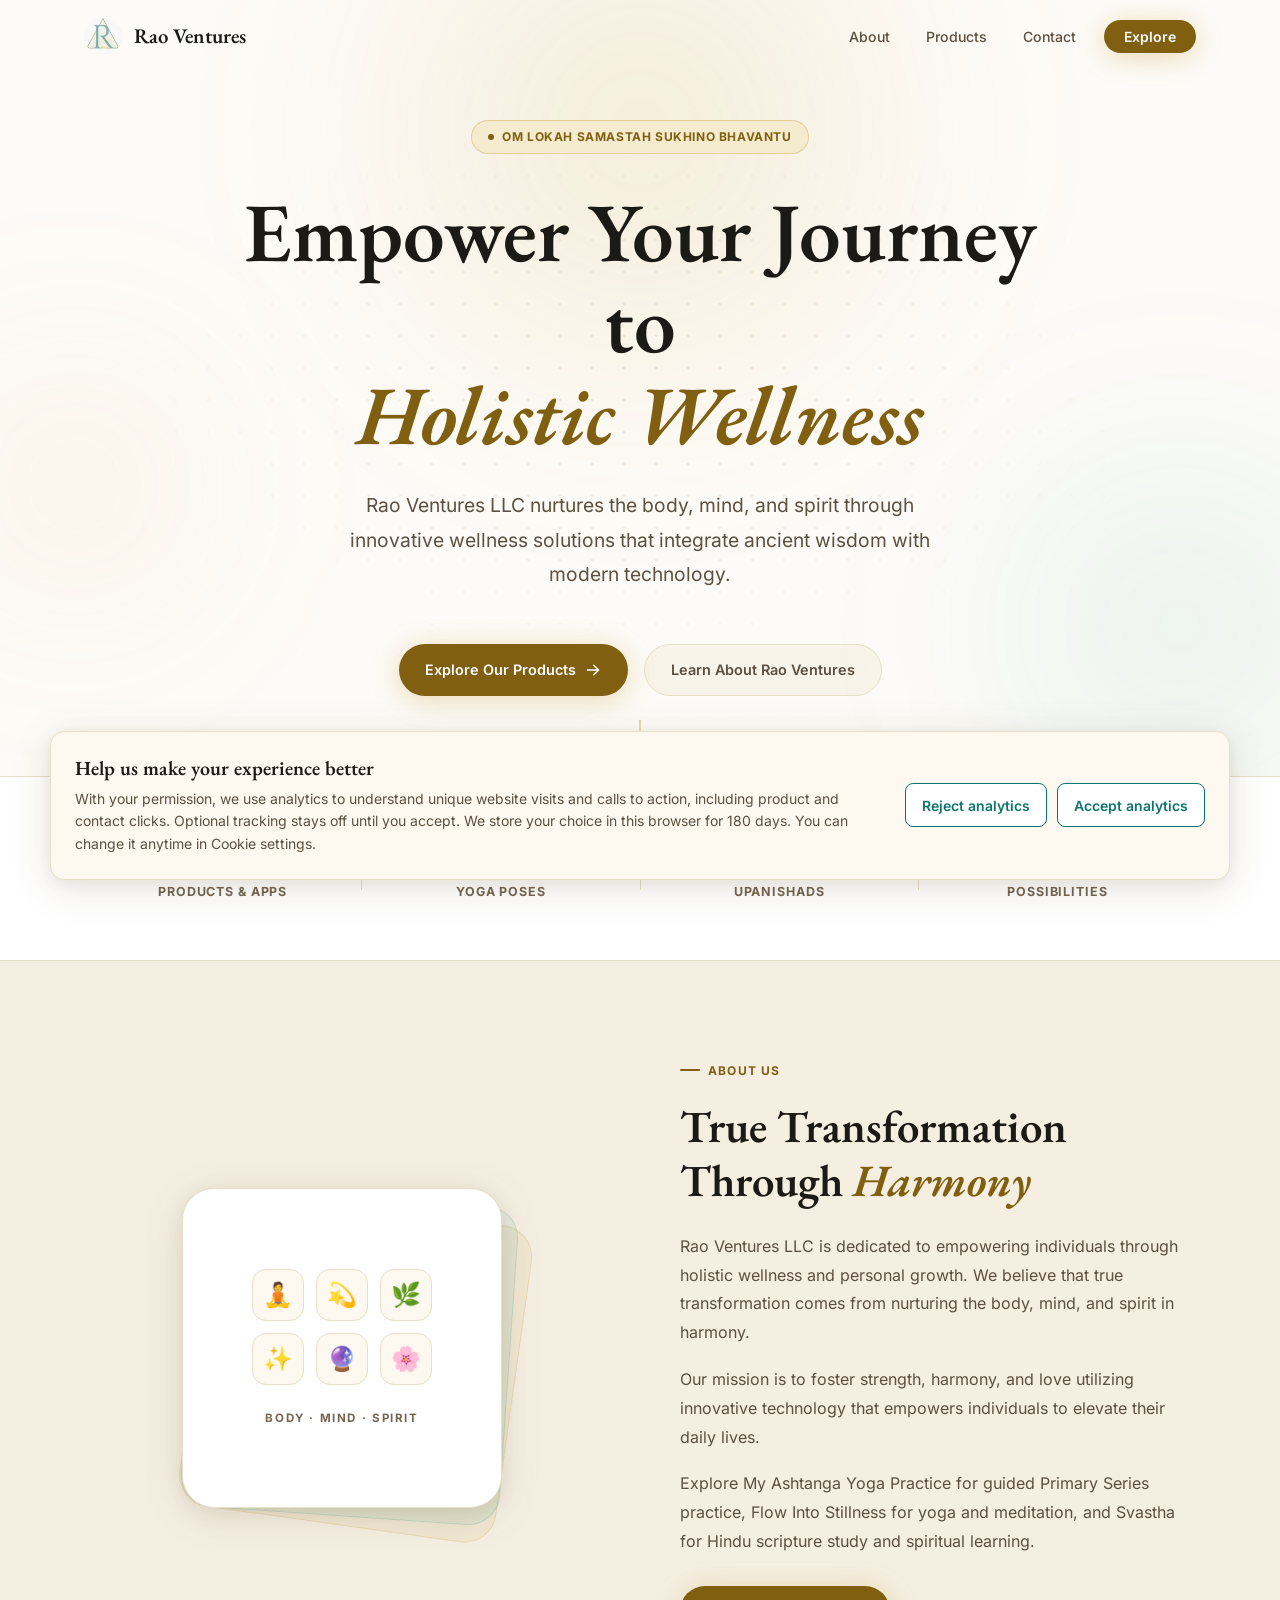
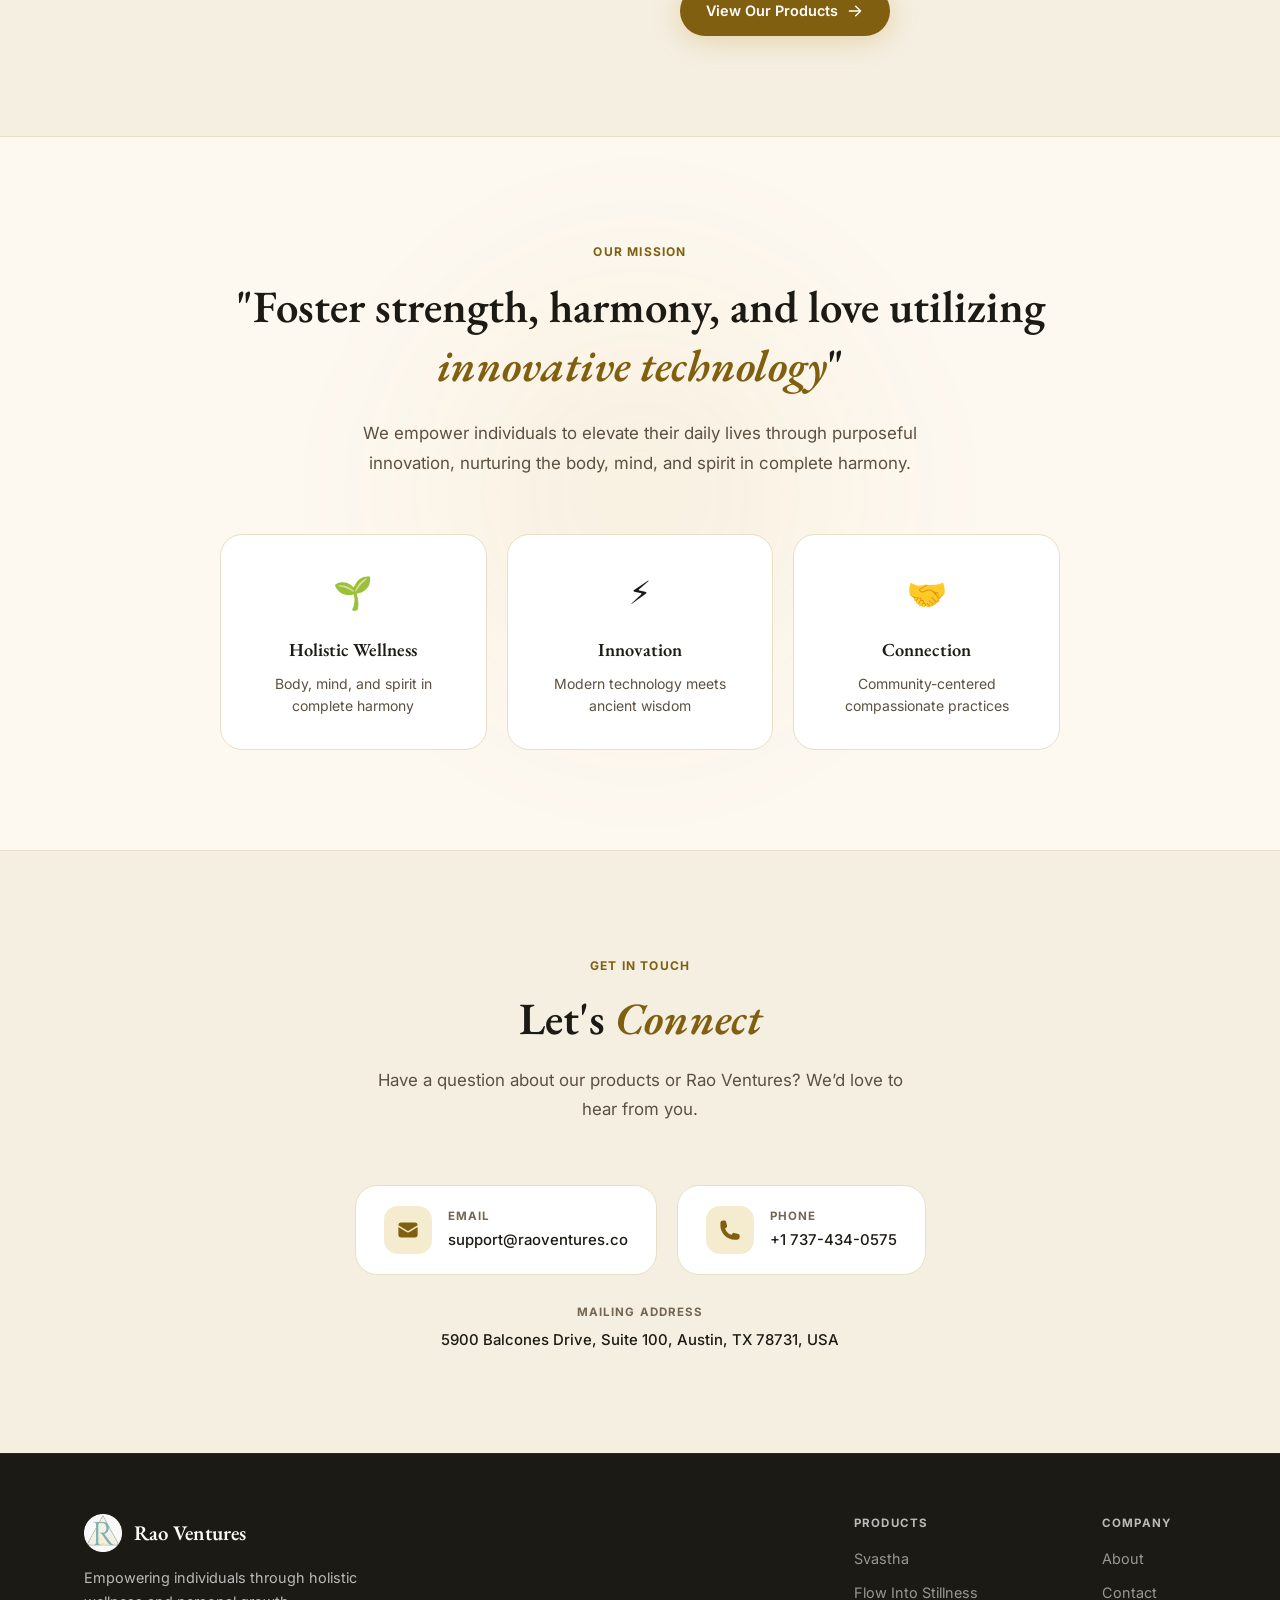
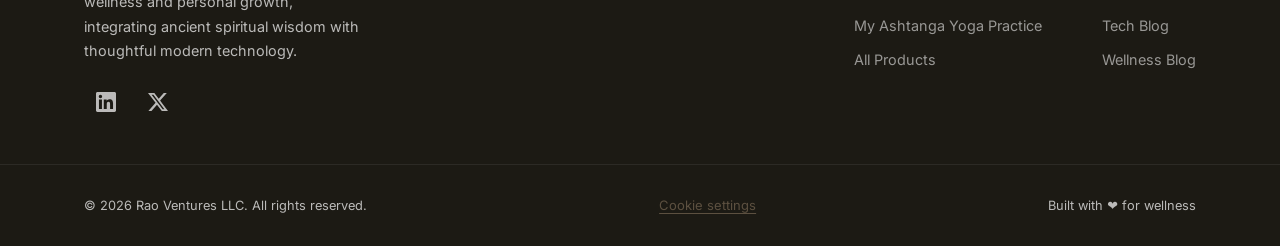
<file: index.html>
<!DOCTYPE html>
<html lang="en">

<head>
  <meta charset="UTF-8" />
  <meta name="viewport" content="width=device-width, initial-scale=1.0" />
  <title>Rao Ventures — Yoga Apps &amp; Holistic Wellness</title>
  <meta name="description" content="Discover yoga, meditation, and spiritual learning with Rao Ventures: My Ashtanga Yoga Practice, Flow Into Stillness, and Svastha." />
  <link rel="canonical" href="https://raoventures.co/" />
  <meta property="og:site_name" content="Rao Ventures" />
  <meta property="og:locale" content="en_US" />
  <meta property="og:type" content="website" />
  <meta property="og:title" content="Rao Ventures — Yoga Apps &amp; Holistic Wellness" />
  <meta property="og:description" content="Discover yoga, meditation, and spiritual learning with Rao Ventures: My Ashtanga Yoga Practice, Flow Into Stillness, and Svastha." />
  <meta property="og:url" content="https://raoventures.co/" />
  <meta property="og:image" content="https://raoventures.co/images/r_logo.png" />
  <meta property="og:image:width" content="128" />
  <meta property="og:image:height" content="128" />
  <meta property="og:image:alt" content="Rao Ventures logo" />
  <meta name="twitter:card" content="summary" />
  <meta name="twitter:site" content="@rao_ventures" />
  <meta name="twitter:title" content="Rao Ventures — Yoga Apps &amp; Holistic Wellness" />
  <meta name="twitter:description" content="Discover yoga, meditation, and spiritual learning with Rao Ventures: My Ashtanga Yoga Practice, Flow Into Stillness, and Svastha." />
  <meta name="twitter:image" content="https://raoventures.co/images/r_logo.png" />
  <meta name="twitter:image:alt" content="Rao Ventures logo" />

  <meta name="author" content="Rao Ventures LLC" />
  <!-- Local fonts avoid a blocking Google Fonts stylesheet and extra connections. -->
  <link rel="preload" href="fonts/eb-garamond-latin-normal.woff2" as="font" type="font/woff2" crossorigin />
  <link rel="preload" href="fonts/eb-garamond-latin-italic.woff2" as="font" type="font/woff2" crossorigin />
  <link rel="preload" href="fonts/inter-latin-normal.woff2" as="font" type="font/woff2" crossorigin />
  <style>
    @font-face {
      font-family: 'EB Garamond';
      font-style: normal;
      font-weight: 600;
      font-display: optional;
      src: url('fonts/eb-garamond-latin-normal.woff2') format('woff2');
    }
    @font-face {
      font-family: 'EB Garamond';
      font-style: italic;
      font-weight: 600;
      font-display: optional;
      src: url('fonts/eb-garamond-latin-italic.woff2') format('woff2');
    }
    @font-face {
      font-family: 'Inter';
      font-style: normal;
      font-weight: 400 700;
      font-display: optional;
      src: url('fonts/inter-latin-normal.woff2') format('woff2');
    }
  </style>
  <link rel="preload" as="image" href="images/r_logo.webp" fetchpriority="high" type="image/webp" />

  <link rel="stylesheet" href="styles.css" />
  <link rel="icon" type="image/png" href="images/r_logo.png" />

  <!-- Analytics loads after the page is ready; see main.js. -->
  <script type="application/ld+json">
{
  "@context": "https://schema.org",
  "@graph": [
    {
      "@type": "Organization",
      "@id": "https://raoventures.co/#organization",
      "name": "Rao Ventures",
      "legalName": "Rao Ventures LLC",
      "url": "https://raoventures.co/",
      "logo": "https://raoventures.co/images/r_logo.png",
      "email": "support@raoventures.co",
      "telephone": "+1-737-434-0575"
    },
    {
      "@type": "WebSite",
      "@id": "https://raoventures.co/#website",
      "url": "https://raoventures.co/",
      "name": "Rao Ventures",
      "alternateName": "Rao Ventures LLC",
      "publisher": {
        "@id": "https://raoventures.co/#organization"
      },
      "inLanguage": "en"
    }
  ]
}
  </script>
</head>

<body class="home-page" data-website-analytics>
  <a class="skip-link" href="#main-content">Skip to main content</a>

  <!-- Navigation -->
  <nav id="navbar" role="navigation" aria-label="Main navigation">
    <div class="nav-inner container">
      <a href="/" class="nav-brand" aria-label="Rao Ventures Home">
        <picture>
          <source srcset="images/r_logo.webp" type="image/webp" />
          <img src="images/r_logo.png" alt="Rao Ventures logo" class="nav-logo-img" width="38" height="38" />
        </picture>
        <span class="nav-brand-name">Rao Ventures</span>
      </a>
      <ul class="nav-links" role="list">
        <li><a href="#about" class="nav-link">About</a></li>
        <li><a href="products.html" class="nav-link">Products</a></li>
        <li><a href="#contact" class="nav-link">Contact</a></li>
        <li><a href="products.html" class="nav-cta" id="nav-explore-btn" data-cta="nav-explore-btn">Explore</a></li>
      </ul>
      <button class="nav-toggle" id="nav-toggle" type="button" aria-label="Toggle navigation menu" aria-expanded="false"
        aria-controls="nav-mobile-menu">
        <span aria-hidden="true"></span><span aria-hidden="true"></span><span aria-hidden="true"></span>
      </button>
    </div>
    <div class="nav-mobile-menu" id="nav-mobile-menu" aria-hidden="true">
      <a href="#about" class="nav-mobile-link">About</a>
      <a href="products.html" class="nav-mobile-link">Products</a>
      <a href="#contact" class="nav-mobile-link">Contact</a>
    </div>
  </nav>

  <main id="main-content" tabindex="-1">
  <!-- Hero Section -->
  <section class="hero" id="hero" aria-labelledby="hero-title">
    <div class="hero-bg" aria-hidden="true">
      <div class="hero-orb hero-orb-1"></div>
      <div class="hero-orb hero-orb-2"></div>
      <div class="hero-orb hero-orb-3"></div>
      <div class="hero-grid"></div>
    </div>
    <div class="container hero-content">
      <div class="hero-badge">
        <span class="hero-badge-dot"></span>
        <span lang="sa-Latn">Om Lokah Samastah Sukhino Bhavantu</span>
        <span class="sr-only"> — May all beings everywhere be happy and free</span>
      </div>

      <h1 id="hero-title" class="hero-title">
        Empower Your Journey to<br />
        <em class="hero-title-accent">Holistic Wellness</em>
      </h1>
      <p class="hero-subtitle">
        Rao Ventures LLC nurtures the body, mind, and spirit through innovative wellness solutions that integrate
        ancient wisdom with modern technology.
      </p>
      <div class="hero-actions">
        <a href="products.html" class="btn btn-primary" id="hero-explore-btn" data-cta="hero-explore-btn">
          <span>Explore Our Products</span>
          <svg xmlns="http://www.w3.org/2000/svg" viewBox="0 0 20 20" fill="currentColor" aria-hidden="true">
            <path fill-rule="evenodd"
              d="M3 10a.75.75 0 01.75-.75h10.638L10.23 5.29a.75.75 0 111.04-1.08l5.5 5.25a.75.75 0 010 1.08l-5.5 5.25a.75.75 0 11-1.04-1.08l4.158-3.96H3.75A.75.75 0 013 10z"
              clip-rule="evenodd" />
          </svg>
        </a>
        <a href="#about" class="btn btn-ghost" id="hero-about-btn" data-cta="hero-about-btn">Learn About Rao Ventures</a>
      </div>
    </div>
    <div class="hero-scroll-indicator" aria-hidden="true">
      <div class="scroll-line"></div>
    </div>
  </section>

  <!-- Stats Bar -->
  <section class="stats-bar" aria-label="Key statistics">
    <div class="container stats-inner">
      <div class="stat">
        <span class="stat-number">3</span>
        <span class="stat-label">Products &amp; Apps</span>
      </div>
      <div class="stat-divider" aria-hidden="true"></div>
      <div class="stat">
        <span class="stat-number">70+</span>
        <span class="stat-label">Yoga Poses</span>
      </div>
      <div class="stat-divider" aria-hidden="true"></div>
      <div class="stat">
        <span class="stat-number">8+</span>
        <span class="stat-label">Upanishads</span>
      </div>
      <div class="stat-divider" aria-hidden="true"></div>
      <div class="stat">
        <span class="stat-number"><span aria-hidden="true">∞</span><span class="sr-only">Unlimited</span></span>
        <span class="stat-label">Possibilities</span>
      </div>
    </div>
  </section>

  <!-- About Section -->
  <section class="about section-pad" id="about" tabindex="-1" aria-labelledby="about-title">
    <div class="container">
      <div class="about-grid">
        <div class="about-visual">
          <div class="about-card-stack">
            <div class="about-card about-card-bg"></div>
            <div class="about-card about-card-mid"></div>
            <div class="about-card about-card-front">
              <div class="about-icon-grid">
                <div class="about-icon-item" aria-hidden="true">🧘</div>
                <div class="about-icon-item" aria-hidden="true">💫</div>
                <div class="about-icon-item" aria-hidden="true">🌿</div>
                <div class="about-icon-item" aria-hidden="true">✨</div>
                <div class="about-icon-item" aria-hidden="true">🔮</div>
                <div class="about-icon-item" aria-hidden="true">🌸</div>
              </div>
              <p class="about-card-text">Body · Mind · Spirit</p>
            </div>
          </div>
        </div>
        <div class="about-text">
          <div class="section-label">About Us</div>
          <h2 id="about-title" class="section-title">
            True Transformation Through <em>Harmony</em>
          </h2>
          <p class="about-para">
            Rao Ventures LLC is dedicated to empowering individuals through holistic wellness and personal growth. We
            believe that true transformation comes from nurturing the body, mind, and spirit in harmony.
          </p>
          <p class="about-para">
            Our mission is to foster strength, harmony, and love utilizing innovative technology that empowers
            individuals to elevate their daily lives.
          </p>
          <p class="about-para">
            Explore <a href="products.html#ashtanga">My Ashtanga Yoga Practice</a> for guided Primary Series practice,
            <a href="products.html#flow">Flow Into Stillness</a> for yoga and meditation, and
            <a href="products.html#svastha">Svastha</a> for Hindu scripture study and spiritual learning.
          </p>
          <a href="products.html" class="btn btn-primary" id="about-products-btn" data-cta="about-products-btn">
            <span>View Our Products</span>
            <svg xmlns="http://www.w3.org/2000/svg" viewBox="0 0 20 20" fill="currentColor" aria-hidden="true">
              <path fill-rule="evenodd"
                d="M3 10a.75.75 0 01.75-.75h10.638L10.23 5.29a.75.75 0 111.04-1.08l5.5 5.25a.75.75 0 010 1.08l-5.5 5.25a.75.75 0 11-1.04-1.08l4.158-3.96H3.75A.75.75 0 013 10z"
                clip-rule="evenodd" />
            </svg>
          </a>
        </div>
      </div>
    </div>
  </section>

  <!-- Mission Section -->
  <section class="mission section-pad" aria-labelledby="mission-title">
    <div class="mission-bg" aria-hidden="true">
      <div class="mission-orb"></div>
    </div>
    <div class="container">
      <div class="mission-inner">
        <div class="section-label section-label-light">Our Mission</div>
        <h2 id="mission-title" class="mission-title">
          "Foster strength, harmony, and love utilizing<br class="desktop-only" />
          <em>innovative technology</em>"
        </h2>
        <p class="mission-text">
          We empower individuals to elevate their daily lives through purposeful innovation, nurturing the body,
          mind, and spirit in complete harmony.
        </p>
        <div class="mission-pillars" role="list">
          <div class="pillar" role="listitem">
            <div class="pillar-icon" aria-hidden="true">🌱</div>
            <h3 class="pillar-title">Holistic Wellness</h3>
            <p class="pillar-text">Body, mind, and spirit in complete harmony</p>
          </div>
          <div class="pillar" role="listitem">
            <div class="pillar-icon" aria-hidden="true">⚡</div>
            <h3 class="pillar-title">Innovation</h3>
            <p class="pillar-text">Modern technology meets ancient wisdom</p>
          </div>
          <div class="pillar" role="listitem">
            <div class="pillar-icon" aria-hidden="true">🤝</div>
            <h3 class="pillar-title">Connection</h3>
            <p class="pillar-text">Community-centered compassionate practices</p>
          </div>
        </div>
      </div>
    </div>
  </section>

  <!-- Contact Section -->
  <section class="contact section-pad" id="contact" tabindex="-1" aria-labelledby="contact-title">
    <div class="container">
      <div class="contact-inner">
        <div class="section-label">Get In Touch</div>
        <h2 id="contact-title" class="section-title">Let's <em>Connect</em></h2>
        <p class="section-subtitle">Have a question about our products or Rao Ventures? We’d love to hear from you.</p>
        <div class="contact-methods">
          <a href="mailto:support@raoventures.co" class="contact-method" id="contact-email" data-cta="contact-email">
            <div class="contact-method-icon" aria-hidden="true">
              <svg xmlns="http://www.w3.org/2000/svg" viewBox="0 0 24 24" fill="currentColor">
                <path d="M1.5 8.67v8.58a3 3 0 003 3h15a3 3 0 003-3V8.67l-8.928 5.493a3 3 0 01-3.144 0L1.5 8.67z" />
                <path
                  d="M22.5 6.908V6.75a3 3 0 00-3-3h-15a3 3 0 00-3 3v.158l9.714 5.978a1.5 1.5 0 001.572 0L22.5 6.908z" />
              </svg>
            </div>
            <div class="contact-method-text">
              <span class="contact-method-label">Email</span>
              <span class="contact-method-value">support@raoventures.co</span>
            </div>
          </a>
          <a href="tel:+17374340575" class="contact-method" id="contact-phone" data-cta="contact-phone">
            <div class="contact-method-icon" aria-hidden="true">
              <svg xmlns="http://www.w3.org/2000/svg" viewBox="0 0 24 24" fill="currentColor">
                <path fill-rule="evenodd"
                  d="M1.5 4.5a3 3 0 013-3h1.372c.86 0 1.61.586 1.819 1.42l1.105 4.423a1.875 1.875 0 01-.694 1.955l-1.293.97c-.135.101-.164.249-.126.352a11.285 11.285 0 006.697 6.697c.103.038.25.009.352-.126l.97-1.293a1.875 1.875 0 011.955-.694l4.423 1.105c.834.209 1.42.959 1.42 1.82V19.5a3 3 0 01-3 3h-2.25C8.552 22.5 1.5 15.448 1.5 6.75V4.5z"
                  clip-rule="evenodd" />
              </svg>
            </div>
            <div class="contact-method-text">
              <span class="contact-method-label">Phone</span>
              <span class="contact-method-value">+1 737-434-0575</span>
            </div>
          </a>
        </div>
        <address class="contact-address">
          <span class="contact-method-label">Mailing Address</span>
          <span class="contact-method-value">5900 Balcones Drive, Suite 100, Austin, TX 78731, USA</span>
        </address>
      </div>
    </div>
  </section>

  </main>

  <!-- Footer -->
  <footer class="footer" role="contentinfo">
    <div class="container footer-inner">
      <div class="footer-brand">
        <a href="/" class="nav-brand" aria-label="Rao Ventures Home">
          <picture>
            <source srcset="images/r_logo.webp" type="image/webp" />
            <img src="images/r_logo.png" alt="Rao Ventures logo" class="nav-logo-img" width="38" height="38" />
          </picture>
          <span class="nav-brand-name">Rao Ventures</span>
        </a>
        <p class="footer-tagline">Empowering individuals through holistic wellness and personal growth, integrating
          ancient spiritual wisdom with thoughtful modern technology.</p>
        <div class="footer-socials">
          <a href="https://www.linkedin.com/company/rao-ventures" class="footer-social" data-cta="footer-linkedin"
            target="_blank" rel="noopener noreferrer" aria-label="Follow Rao Ventures on LinkedIn (opens in a new tab)">
            <svg xmlns="http://www.w3.org/2000/svg" viewBox="0 0 24 24" width="20" height="20" fill="currentColor" aria-hidden="true">
              <path d="M20.447 20.452h-3.554v-5.569c0-1.328-.027-3.037-1.852-3.037-1.853 0-2.136 1.445-2.136 2.939v5.667H9.351V9h3.414v1.561h.049c.476-.9 1.637-1.85 3.37-1.85 3.601 0 4.267 2.37 4.267 5.455v6.286ZM5.337 7.433a2.062 2.062 0 1 1 0-4.124 2.062 2.062 0 0 1 0 4.124ZM7.119 20.452H3.555V9h3.564v11.452ZM22.225 0H1.771C.792 0 0 .774 0 1.729v20.542C0 23.227.792 24 1.771 24h20.451C23.2 24 24 23.227 24 22.271V1.729C24 .774 23.2 0 22.222 0h.003Z" />
            </svg>
          </a>
          <a href="https://x.com/rao_ventures" class="footer-social" data-cta="footer-x"
            target="_blank" rel="noopener noreferrer" aria-label="Follow Rao Ventures on X (opens in a new tab)">
            <svg xmlns="http://www.w3.org/2000/svg" viewBox="0 0 24 24" width="20" height="20" fill="currentColor" aria-hidden="true">
              <path d="M18.901 1.153h3.68l-8.04 9.19L24 22.846h-7.406l-5.8-7.584-6.64 7.584H.47l8.6-9.835L0 1.154h7.594l5.243 6.932 6.064-6.933Zm-1.29 19.49h2.039L6.487 3.24H4.3l13.31 17.403Z" />
            </svg>
          </a>
        </div>
      </div>
      <nav class="footer-links" aria-label="Footer navigation">
        <div class="footer-col">
          <h3 class="footer-col-title">Products</h3>
          <a href="https://svastha.co/" class="footer-link" target="_blank" rel="noopener noreferrer">Svastha<span class="sr-only"> (opens in a new tab)</span></a>
          <a href="https://flowintostillness.com/" class="footer-link" target="_blank" rel="noopener noreferrer">Flow
            Into Stillness<span class="sr-only"> (opens in a new tab)</span></a>
          <a href="https://ashtangapractice.com/" class="footer-link" target="_blank" rel="noopener noreferrer">My
            Ashtanga Yoga Practice<span class="sr-only"> (opens in a new tab)</span></a>
          <a href="products.html" class="footer-link">All Products</a>
        </div>
        <div class="footer-col">
          <h3 class="footer-col-title">Company</h3>
          <a href="#about" class="footer-link">About</a>
          <a href="#contact" class="footer-link">Contact</a>
          <a href="https://uidev.net" class="footer-link" target="_blank" rel="noopener noreferrer">Tech Blog<span class="sr-only"> (opens in a new tab)</span></a>
          <a href="https://flowintostillness.com/blog" class="footer-link" target="_blank"
            rel="noopener noreferrer">Wellness Blog<span class="sr-only"> (opens in a new tab)</span></a>
        </div>
      </nav>
    </div>
    <div class="footer-bottom">
      <div class="container footer-bottom-inner">
        <p class="footer-copy">© 2026 Rao Ventures LLC. All rights reserved.</p>
        <button class="cookie-settings" type="button" data-cookie-settings hidden>Cookie settings</button>
        <p class="footer-made">Built with ❤️ for wellness</p>
      </div>
    </div>
  </footer>

  <section class="cookie-banner" aria-labelledby="cookie-title" aria-describedby="cookie-description" hidden>
    <div class="cookie-banner-copy">
      <h2 id="cookie-title">Help us make your experience better</h2>
      <p id="cookie-description">With your permission, we use analytics to understand unique website visits and calls to action, including product and contact clicks.
        Optional tracking stays off until you accept. We store your choice in this browser for 180 days.
        You can change it anytime in Cookie settings.</p>
    </div>
    <div class="cookie-banner-actions">
      <button class="cookie-choice" type="button" data-cookie-choice="rejected">Reject analytics</button>
      <button class="cookie-choice" type="button" data-cookie-choice="accepted">Accept analytics</button>
    </div>
  </section>

  <script src="main.js" defer></script>
</body>

</html>
</file>
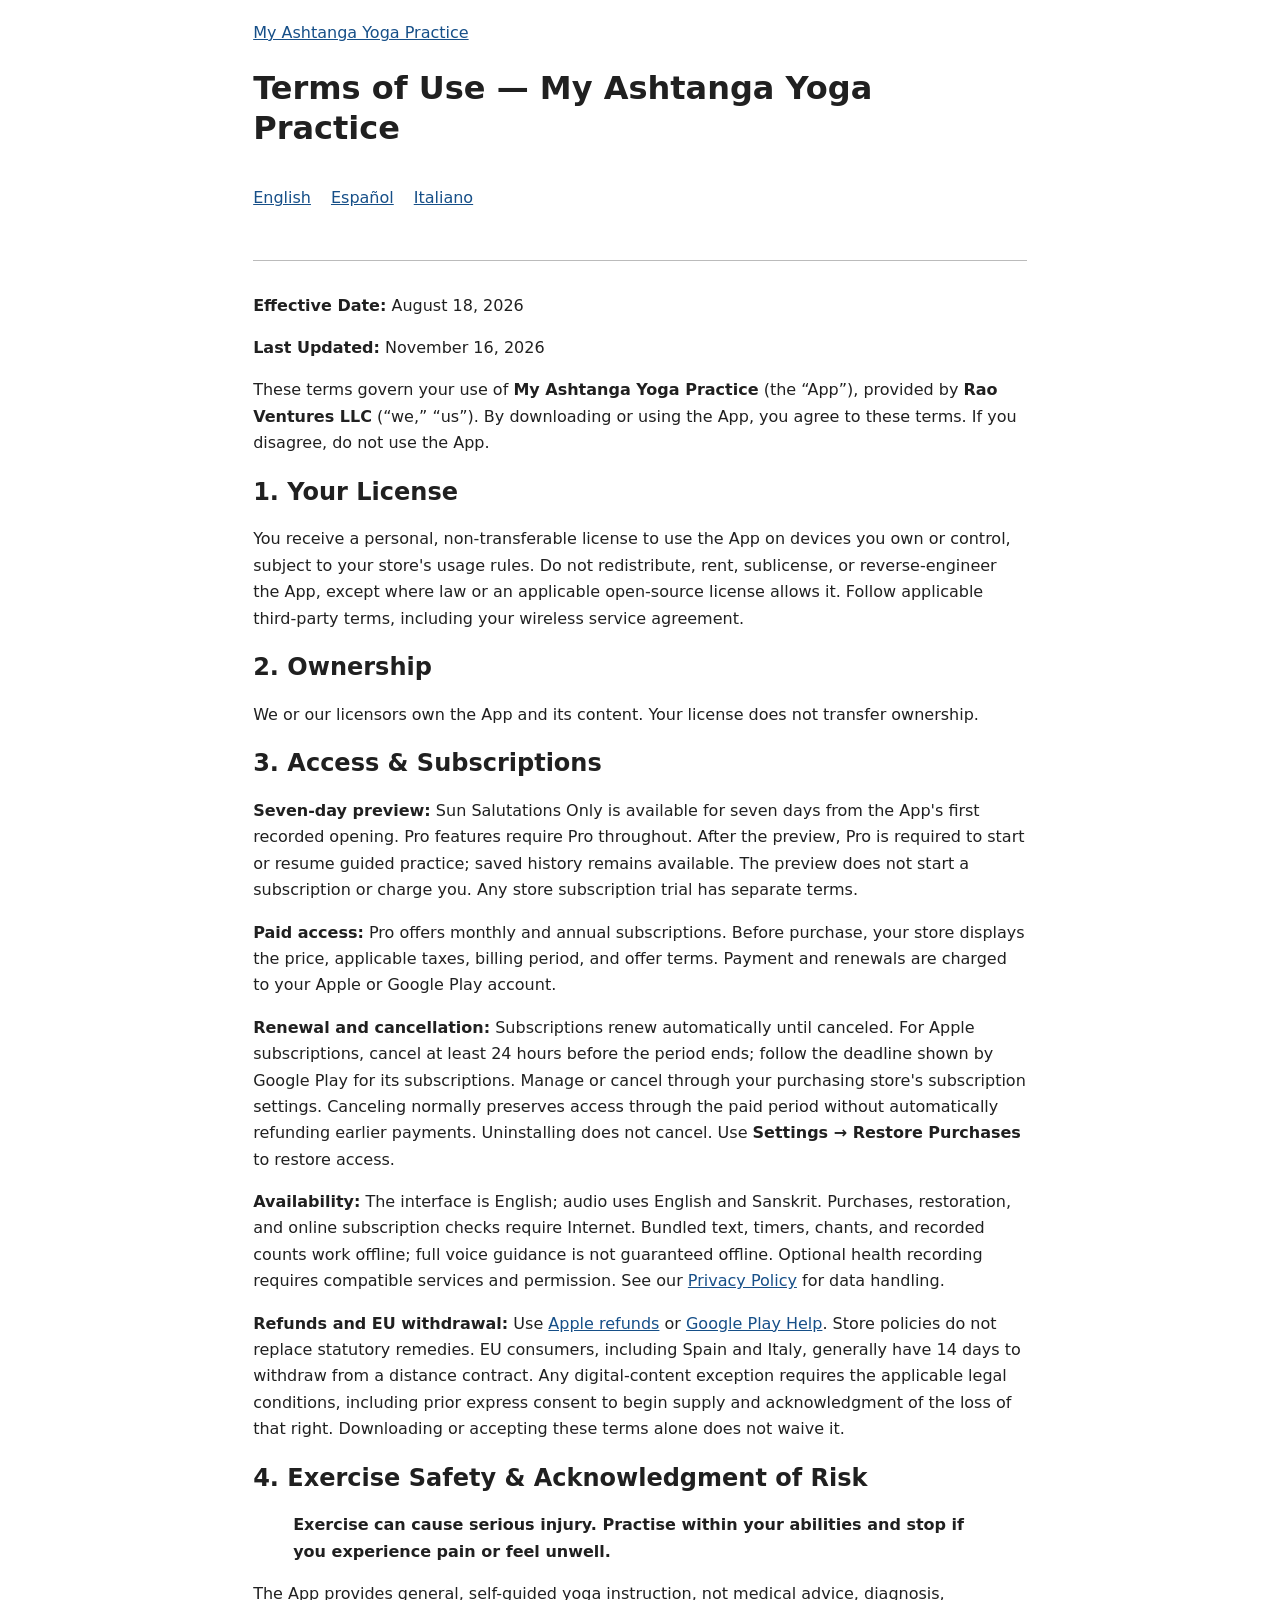
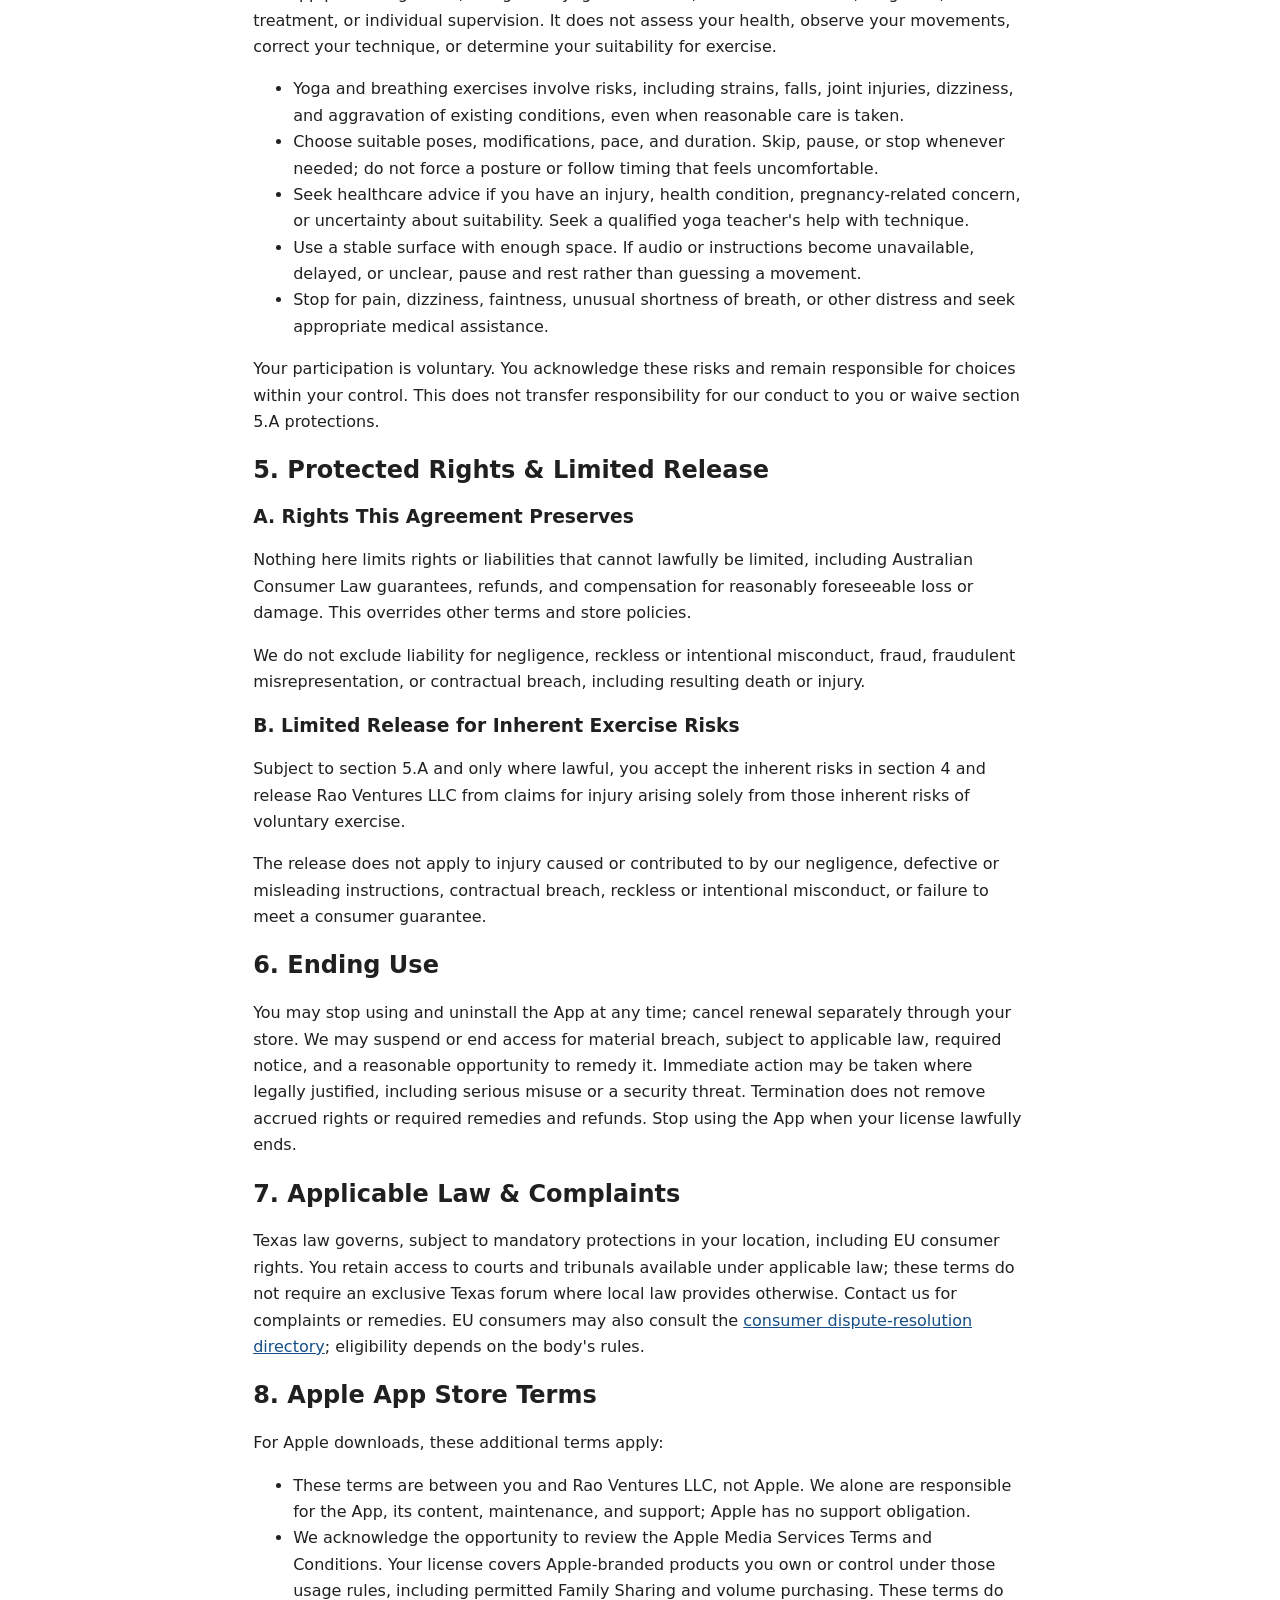
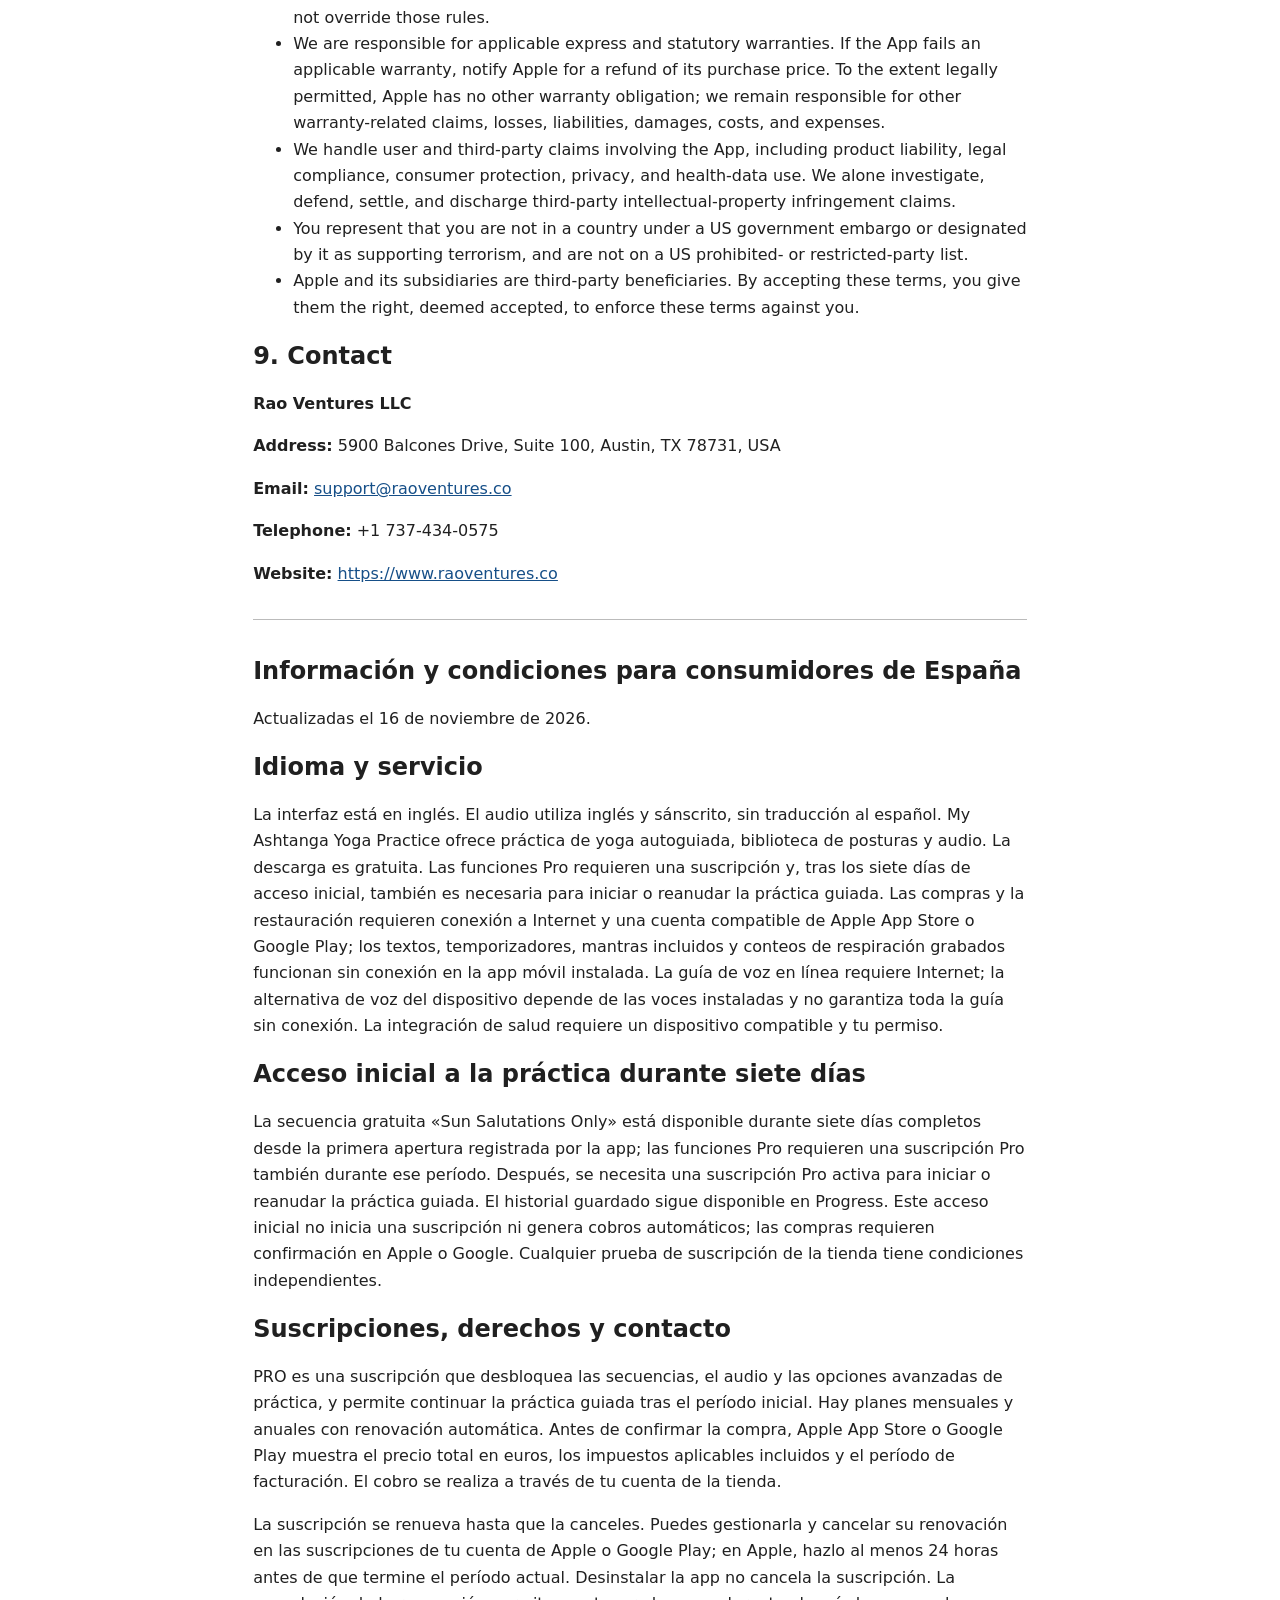
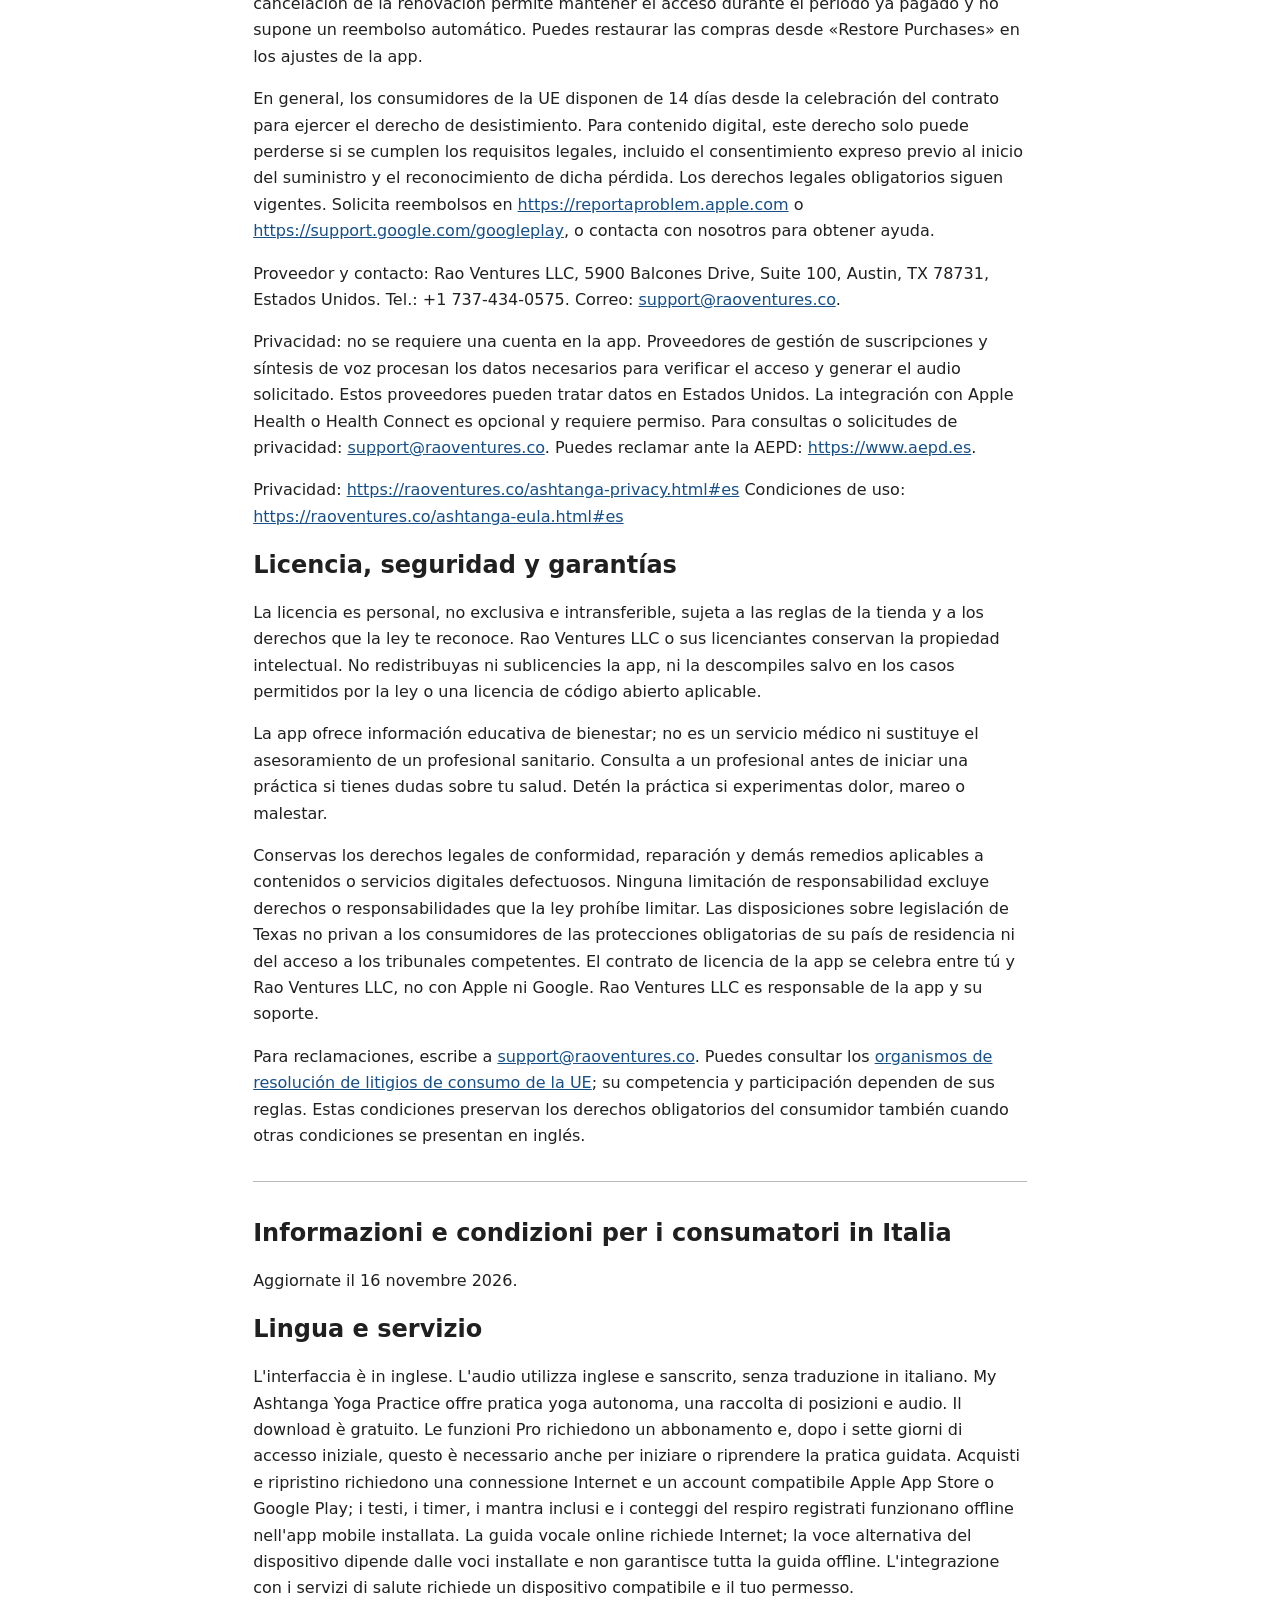
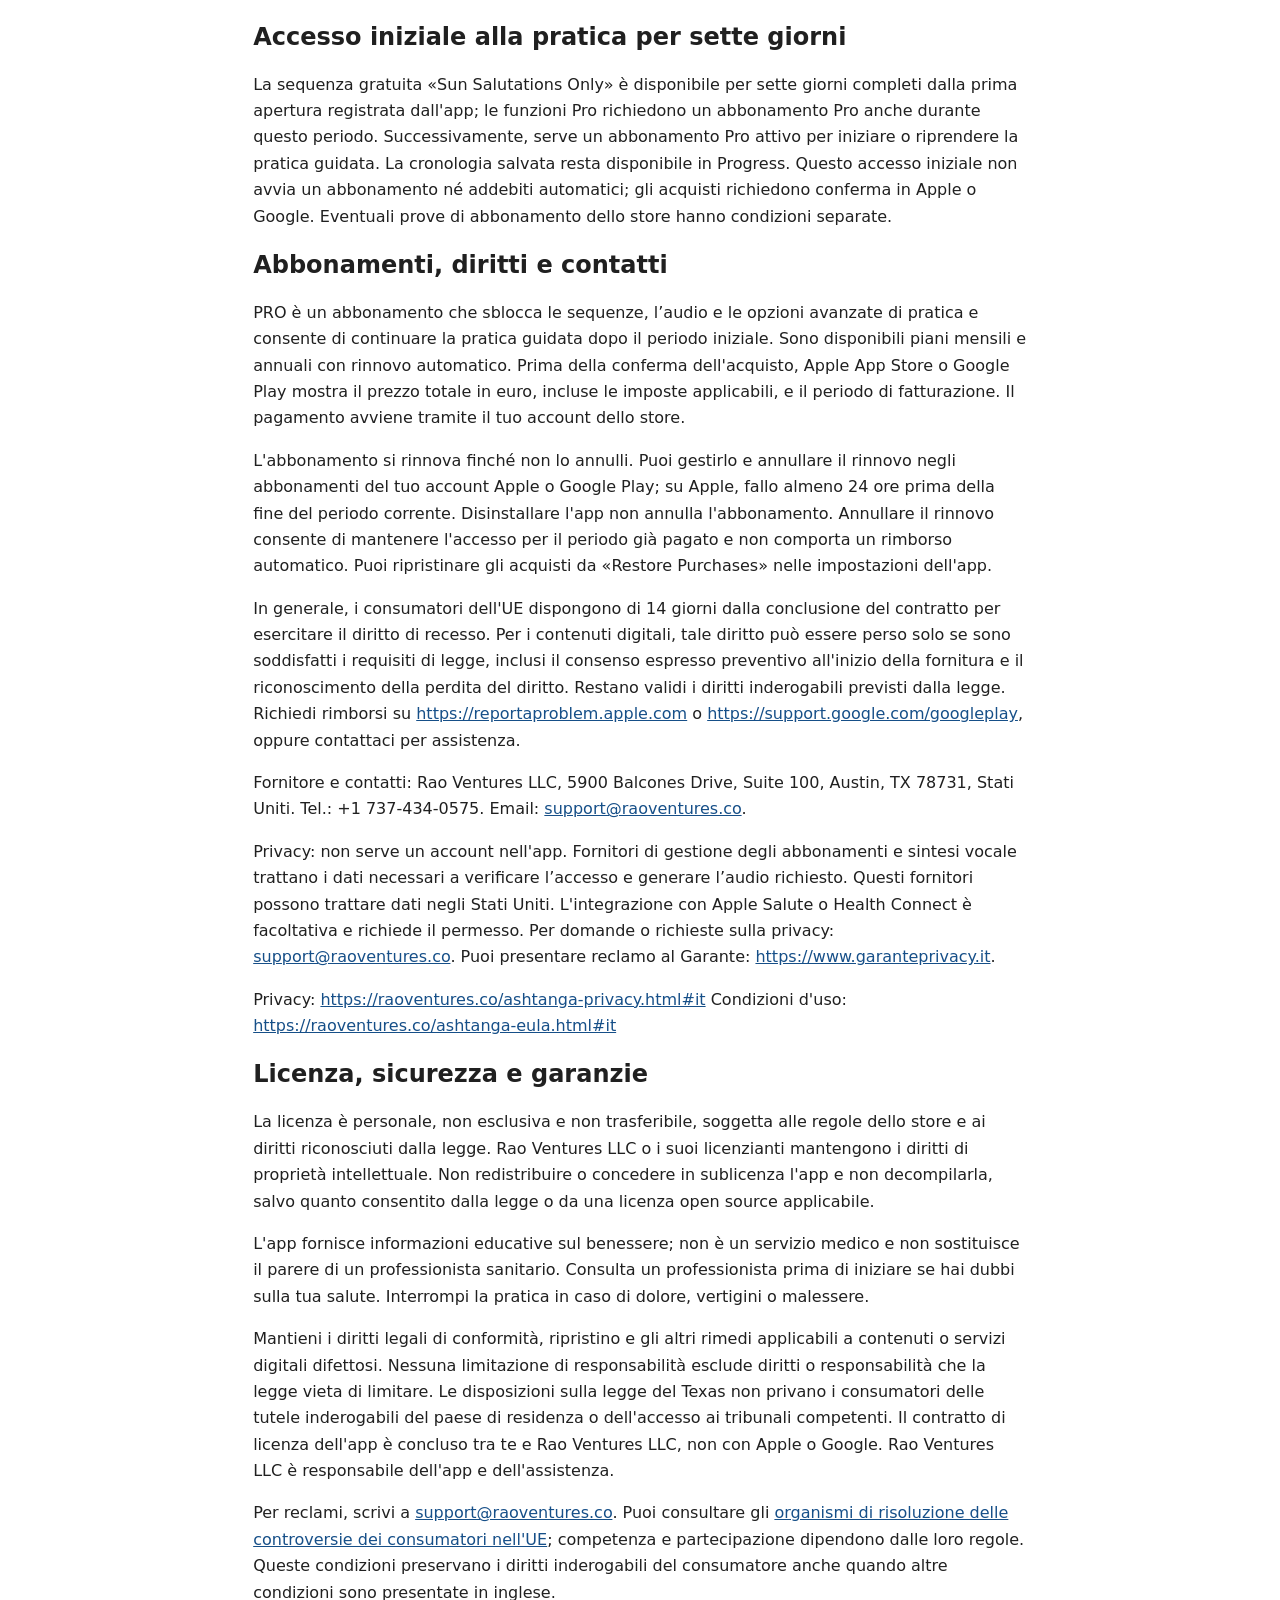
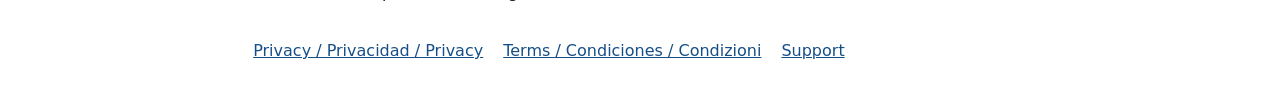
<file: ashtanga-eula.html>
<!doctype html>
<html lang="en"><head><meta charset="utf-8"><meta name="viewport" content="width=device-width, initial-scale=1">
<title>Terms of Use — My Ashtanga Yoga Practice</title>
<meta name="description" content="Read the terms of use for My Ashtanga Yoga Practice by Rao Ventures LLC, including subscriptions and consumer rights, in English, Spanish, and Italian.">
<link rel="canonical" href="https://raoventures.co/ashtanga-eula.html">
<meta property="og:site_name" content="Rao Ventures">
<meta property="og:locale" content="en_US">
<meta property="og:type" content="website">
<meta property="og:title" content="Terms of Use — My Ashtanga Yoga Practice">
<meta property="og:description" content="Read the terms of use for My Ashtanga Yoga Practice by Rao Ventures LLC, including subscriptions and consumer rights, in English, Spanish, and Italian.">
<meta property="og:url" content="https://raoventures.co/ashtanga-eula.html">
<meta property="og:image" content="https://raoventures.co/images/r_logo.png">
<meta property="og:image:width" content="128">
<meta property="og:image:height" content="128">
<meta property="og:image:alt" content="Rao Ventures logo">
<meta name="twitter:card" content="summary">
<meta name="twitter:title" content="Terms of Use — My Ashtanga Yoga Practice">
<meta name="twitter:description" content="Read the terms of use for My Ashtanga Yoga Practice by Rao Ventures LLC, including subscriptions and consumer rights, in English, Spanish, and Italian.">
<meta name="twitter:image" content="https://raoventures.co/images/r_logo.png">
<meta name="twitter:image:alt" content="Rao Ventures logo">
<style>body{font:1rem/1.65 system-ui,sans-serif;color:#202020;background:#fff;margin:0}main{max-width:76ch;margin:auto;padding:1.25rem}nav{display:flex;gap:1.25rem;flex-wrap:wrap;padding:1rem 0}a{color:#164f88;overflow-wrap:anywhere}h1,h2,h3{line-height:1.25}section{padding-top:1rem;margin-top:2rem;border-top:1px solid #bbb;scroll-margin-top:1rem}p,li{overflow-wrap:anywhere}:focus-visible{outline:3px solid #164f88;outline-offset:4px}@media(prefers-color-scheme:dark){body{background:#151515;color:#eee}a{color:#91c7ff}}</style>
</head><body><main><a href="https://ashtangapractice.com">My Ashtanga Yoga Practice</a>
<h1>Terms of Use — My Ashtanga Yoga Practice</h1>
<nav aria-label="Legal document languages"><a href="#en" lang="en">English</a><a href="#es" lang="es">Español</a><a href="#it" lang="it">Italiano</a></nav>
<section id="en" lang="en"><p><strong>Effective Date:</strong> August 18, 2026</p>
<p><strong>Last Updated:</strong> November 16, 2026</p>
<p>These terms govern your use of <strong>My Ashtanga Yoga Practice</strong> (the “App”), provided by <strong>Rao Ventures LLC</strong> (“we,” “us”). By downloading or using the App, you agree to these terms. If you disagree, do not use the App.</p>
<h2>1. Your License</h2>
<p>You receive a personal, non-transferable license to use the App on devices you own or control, subject to your store's usage rules. Do not redistribute, rent, sublicense, or reverse-engineer the App, except where law or an applicable open-source license allows it. Follow applicable third-party terms, including your wireless service agreement.</p>
<h2>2. Ownership</h2>
<p>We or our licensors own the App and its content. Your license does not transfer ownership.</p>
<h2>3. Access &amp; Subscriptions</h2>
<p><strong>Seven-day preview:</strong> Sun Salutations Only is available for seven days from the App's first recorded opening. Pro features require Pro throughout. After the preview, Pro is required to start or resume guided practice; saved history remains available. The preview does not start a subscription or charge you. Any store subscription trial has separate terms.</p>
<p><strong>Paid access:</strong> Pro offers monthly and annual subscriptions. Before purchase, your store displays the price, applicable taxes, billing period, and offer terms. Payment and renewals are charged to your Apple or Google Play account.</p>
<p><strong>Renewal and cancellation:</strong> Subscriptions renew automatically until canceled. For Apple subscriptions, cancel at least 24 hours before the period ends; follow the deadline shown by Google Play for its subscriptions. Manage or cancel through your purchasing store's subscription settings. Canceling normally preserves access through the paid period without automatically refunding earlier payments. Uninstalling does not cancel. Use <strong>Settings → Restore Purchases</strong> to restore access.</p>
<p><strong>Availability:</strong> The interface is English; audio uses English and Sanskrit. Purchases, restoration, and online subscription checks require Internet. Bundled text, timers, chants, and recorded counts work offline; full voice guidance is not guaranteed offline. Optional health recording requires compatible services and permission. See our <a href="https://raoventures.co/ashtanga-privacy.html">Privacy Policy</a> for data handling.</p>
<p><strong>Refunds and EU withdrawal:</strong> Use <a href="https://reportaproblem.apple.com">Apple refunds</a> or <a href="https://support.google.com/googleplay">Google Play Help</a>. Store policies do not replace statutory remedies. EU consumers, including Spain and Italy, generally have 14 days to withdraw from a distance contract. Any digital-content exception requires the applicable legal conditions, including prior express consent to begin supply and acknowledgment of the loss of that right. Downloading or accepting these terms alone does not waive it.</p>
<h2>4. Exercise Safety &amp; Acknowledgment of Risk</h2>
<blockquote>
<p><strong>Exercise can cause serious injury. Practise within your abilities and stop if you experience pain or feel unwell.</strong></p>
</blockquote>
<p>The App provides general, self-guided yoga instruction, not medical advice, diagnosis, treatment, or individual supervision. It does not assess your health, observe your movements, correct your technique, or determine your suitability for exercise.</p>
<ul>
<li>Yoga and breathing exercises involve risks, including strains, falls, joint injuries, dizziness, and aggravation of existing conditions, even when reasonable care is taken.</li>
<li>Choose suitable poses, modifications, pace, and duration. Skip, pause, or stop whenever needed; do not force a posture or follow timing that feels uncomfortable.</li>
<li>Seek healthcare advice if you have an injury, health condition, pregnancy-related concern, or uncertainty about suitability. Seek a qualified yoga teacher's help with technique.</li>
<li>Use a stable surface with enough space. If audio or instructions become unavailable, delayed, or unclear, pause and rest rather than guessing a movement.</li>
<li>Stop for pain, dizziness, faintness, unusual shortness of breath, or other distress and seek appropriate medical assistance.</li>
</ul>
<p>Your participation is voluntary. You acknowledge these risks and remain responsible for choices within your control. This does not transfer responsibility for our conduct to you or waive section 5.A protections.</p>
<h2>5. Protected Rights &amp; Limited Release</h2>
<h3>A. Rights This Agreement Preserves</h3>
<p>Nothing here limits rights or liabilities that cannot lawfully be limited, including Australian Consumer Law guarantees, refunds, and compensation for reasonably foreseeable loss or damage. This overrides other terms and store policies.</p>
<p>We do not exclude liability for negligence, reckless or intentional misconduct, fraud, fraudulent misrepresentation, or contractual breach, including resulting death or injury.</p>
<h3>B. Limited Release for Inherent Exercise Risks</h3>
<p>Subject to section 5.A and only where lawful, you accept the inherent risks in section 4 and release Rao Ventures LLC from claims for injury arising solely from those inherent risks of voluntary exercise.</p>
<p>The release does not apply to injury caused or contributed to by our negligence, defective or misleading instructions, contractual breach, reckless or intentional misconduct, or failure to meet a consumer guarantee.</p>
<h2>6. Ending Use</h2>
<p>You may stop using and uninstall the App at any time; cancel renewal separately through your store. We may suspend or end access for material breach, subject to applicable law, required notice, and a reasonable opportunity to remedy it. Immediate action may be taken where legally justified, including serious misuse or a security threat. Termination does not remove accrued rights or required remedies and refunds. Stop using the App when your license lawfully ends.</p>
<h2>7. Applicable Law &amp; Complaints</h2>
<p>Texas law governs, subject to mandatory protections in your location, including EU consumer rights. You retain access to courts and tribunals available under applicable law; these terms do not require an exclusive Texas forum where local law provides otherwise. Contact us for complaints or remedies. EU consumers may also consult the <a href="https://consumer-redress.ec.europa.eu/dispute-resolution-bodies">consumer dispute-resolution directory</a>; eligibility depends on the body's rules.</p>
<h2>8. Apple App Store Terms</h2>
<p>For Apple downloads, these additional terms apply:</p>
<ul>
<li>These terms are between you and Rao Ventures LLC, not Apple. We alone are responsible for the App, its content, maintenance, and support; Apple has no support obligation.</li>
<li>We acknowledge the opportunity to review the Apple Media Services Terms and Conditions. Your license covers Apple-branded products you own or control under those usage rules, including permitted Family Sharing and volume purchasing. These terms do not override those rules.</li>
<li>We are responsible for applicable express and statutory warranties. If the App fails an applicable warranty, notify Apple for a refund of its purchase price. To the extent legally permitted, Apple has no other warranty obligation; we remain responsible for other warranty-related claims, losses, liabilities, damages, costs, and expenses.</li>
<li>We handle user and third-party claims involving the App, including product liability, legal compliance, consumer protection, privacy, and health-data use. We alone investigate, defend, settle, and discharge third-party intellectual-property infringement claims.</li>
<li>You represent that you are not in a country under a US government embargo or designated by it as supporting terrorism, and are not on a US prohibited- or restricted-party list.</li>
<li>Apple and its subsidiaries are third-party beneficiaries. By accepting these terms, you give them the right, deemed accepted, to enforce these terms against you.</li>
</ul>
<h2>9. Contact</h2>
<p><strong>Rao Ventures LLC</strong></p>
<p><strong>Address:</strong> 5900 Balcones Drive, Suite 100, Austin, TX 78731, USA</p>
<p><strong>Email:</strong> <a href="mailto:support@raoventures.co">support@raoventures.co</a></p>
<p><strong>Telephone:</strong> +1 737-434-0575</p>
<p><strong>Website:</strong> <a href="https://www.raoventures.co">https://www.raoventures.co</a></p>
</section>
<section id="es" lang="es"><h1>Información y condiciones para consumidores de España</h1>
<p>Actualizadas el 16 de noviembre de 2026.</p>
<h2>Idioma y servicio</h2>
<p>La interfaz está en inglés. El audio utiliza inglés y sánscrito, sin traducción al español. My Ashtanga Yoga Practice ofrece práctica de yoga autoguiada, biblioteca de posturas y audio. La descarga es gratuita. Las funciones Pro requieren una suscripción y, tras los siete días de acceso inicial, también es necesaria para iniciar o reanudar la práctica guiada. Las compras y la restauración requieren conexión a Internet y una cuenta compatible de Apple App Store o Google Play; los textos, temporizadores, mantras incluidos y conteos de respiración grabados funcionan sin conexión en la app móvil instalada. La guía de voz en línea requiere Internet; la alternativa de voz del dispositivo depende de las voces instaladas y no garantiza toda la guía sin conexión. La integración de salud requiere un dispositivo compatible y tu permiso.</p>
<h2>Acceso inicial a la práctica durante siete días</h2>
<p>La secuencia gratuita «Sun Salutations Only» está disponible durante siete días completos desde la primera apertura registrada por la app; las funciones Pro requieren una suscripción Pro también durante ese período. Después, se necesita una suscripción Pro activa para iniciar o reanudar la práctica guiada. El historial guardado sigue disponible en Progress. Este acceso inicial no inicia una suscripción ni genera cobros automáticos; las compras requieren confirmación en Apple o Google. Cualquier prueba de suscripción de la tienda tiene condiciones independientes.</p>
<h2>Suscripciones, derechos y contacto</h2>
<p>PRO es una suscripción que desbloquea las secuencias, el audio y las opciones avanzadas de práctica, y permite continuar la práctica guiada tras el período inicial. Hay planes mensuales y anuales con renovación automática. Antes de confirmar la compra, Apple App Store o Google Play muestra el precio total en euros, los impuestos aplicables incluidos y el período de facturación. El cobro se realiza a través de tu cuenta de la tienda.</p>
<p>La suscripción se renueva hasta que la canceles. Puedes gestionarla y cancelar su renovación en las suscripciones de tu cuenta de Apple o Google Play; en Apple, hazlo al menos 24 horas antes de que termine el período actual. Desinstalar la app no cancela la suscripción. La cancelación de la renovación permite mantener el acceso durante el período ya pagado y no supone un reembolso automático. Puedes restaurar las compras desde «Restore Purchases» en los ajustes de la app.</p>
<p>En general, los consumidores de la UE disponen de 14 días desde la celebración del contrato para ejercer el derecho de desistimiento. Para contenido digital, este derecho solo puede perderse si se cumplen los requisitos legales, incluido el consentimiento expreso previo al inicio del suministro y el reconocimiento de dicha pérdida. Los derechos legales obligatorios siguen vigentes. Solicita reembolsos en <a href="https://reportaproblem.apple.com">https://reportaproblem.apple.com</a> o <a href="https://support.google.com/googleplay">https://support.google.com/googleplay</a>, o contacta con nosotros para obtener ayuda.</p>
<p>Proveedor y contacto: Rao Ventures LLC, 5900 Balcones Drive, Suite 100, Austin, TX 78731, Estados Unidos. Tel.: +1 737-434-0575. Correo: <a href="mailto:support@raoventures.co">support@raoventures.co</a>.</p>
<p>Privacidad: no se requiere una cuenta en la app. Proveedores de gestión de suscripciones y síntesis de voz procesan los datos necesarios para verificar el acceso y generar el audio solicitado. Estos proveedores pueden tratar datos en Estados Unidos. La integración con Apple Health o Health Connect es opcional y requiere permiso. Para consultas o solicitudes de privacidad: <a href="mailto:support@raoventures.co">support@raoventures.co</a>. Puedes reclamar ante la AEPD: <a href="https://www.aepd.es">https://www.aepd.es</a>.</p>
<p>Privacidad: <a href="https://raoventures.co/ashtanga-privacy.html#es">https://raoventures.co/ashtanga-privacy.html#es</a>
Condiciones de uso: <a href="https://raoventures.co/ashtanga-eula.html#es">https://raoventures.co/ashtanga-eula.html#es</a></p>
<h2>Licencia, seguridad y garantías</h2>
<p>La licencia es personal, no exclusiva e intransferible, sujeta a las reglas de la tienda y a los derechos que la ley te reconoce. Rao Ventures LLC o sus licenciantes conservan la propiedad intelectual. No redistribuyas ni sublicencies la app, ni la descompiles salvo en los casos permitidos por la ley o una licencia de código abierto aplicable.</p>
<p>La app ofrece información educativa de bienestar; no es un servicio médico ni sustituye el asesoramiento de un profesional sanitario. Consulta a un profesional antes de iniciar una práctica si tienes dudas sobre tu salud. Detén la práctica si experimentas dolor, mareo o malestar.</p>
<p>Conservas los derechos legales de conformidad, reparación y demás remedios aplicables a contenidos o servicios digitales defectuosos. Ninguna limitación de responsabilidad excluye derechos o responsabilidades que la ley prohíbe limitar. Las disposiciones sobre legislación de Texas no privan a los consumidores de las protecciones obligatorias de su país de residencia ni del acceso a los tribunales competentes. El contrato de licencia de la app se celebra entre tú y Rao Ventures LLC, no con Apple ni Google. Rao Ventures LLC es responsable de la app y su soporte.</p>
<p>Para reclamaciones, escribe a <a href="mailto:support@raoventures.co">support@raoventures.co</a>. Puedes consultar los <a href="https://consumer-redress.ec.europa.eu/dispute-resolution-bodies">organismos de resolución de litigios de consumo de la UE</a>; su competencia y participación dependen de sus reglas. Estas condiciones preservan los derechos obligatorios del consumidor también cuando otras condiciones se presentan en inglés.</p>
</section>
<section id="it" lang="it"><h1>Informazioni e condizioni per i consumatori in Italia</h1>
<p>Aggiornate il 16 novembre 2026.</p>
<h2>Lingua e servizio</h2>
<p>L'interfaccia è in inglese. L'audio utilizza inglese e sanscrito, senza traduzione in italiano. My Ashtanga Yoga Practice offre pratica yoga autonoma, una raccolta di posizioni e audio. Il download è gratuito. Le funzioni Pro richiedono un abbonamento e, dopo i sette giorni di accesso iniziale, questo è necessario anche per iniziare o riprendere la pratica guidata. Acquisti e ripristino richiedono una connessione Internet e un account compatibile Apple App Store o Google Play; i testi, i timer, i mantra inclusi e i conteggi del respiro registrati funzionano offline nell'app mobile installata. La guida vocale online richiede Internet; la voce alternativa del dispositivo dipende dalle voci installate e non garantisce tutta la guida offline. L'integrazione con i servizi di salute richiede un dispositivo compatibile e il tuo permesso.</p>
<h2>Accesso iniziale alla pratica per sette giorni</h2>
<p>La sequenza gratuita «Sun Salutations Only» è disponibile per sette giorni completi dalla prima apertura registrata dall'app; le funzioni Pro richiedono un abbonamento Pro anche durante questo periodo. Successivamente, serve un abbonamento Pro attivo per iniziare o riprendere la pratica guidata. La cronologia salvata resta disponibile in Progress. Questo accesso iniziale non avvia un abbonamento né addebiti automatici; gli acquisti richiedono conferma in Apple o Google. Eventuali prove di abbonamento dello store hanno condizioni separate.</p>
<h2>Abbonamenti, diritti e contatti</h2>
<p>PRO è un abbonamento che sblocca le sequenze, l’audio e le opzioni avanzate di pratica e consente di continuare la pratica guidata dopo il periodo iniziale. Sono disponibili piani mensili e annuali con rinnovo automatico. Prima della conferma dell'acquisto, Apple App Store o Google Play mostra il prezzo totale in euro, incluse le imposte applicabili, e il periodo di fatturazione. Il pagamento avviene tramite il tuo account dello store.</p>
<p>L'abbonamento si rinnova finché non lo annulli. Puoi gestirlo e annullare il rinnovo negli abbonamenti del tuo account Apple o Google Play; su Apple, fallo almeno 24 ore prima della fine del periodo corrente. Disinstallare l'app non annulla l'abbonamento. Annullare il rinnovo consente di mantenere l'accesso per il periodo già pagato e non comporta un rimborso automatico. Puoi ripristinare gli acquisti da «Restore Purchases» nelle impostazioni dell'app.</p>
<p>In generale, i consumatori dell'UE dispongono di 14 giorni dalla conclusione del contratto per esercitare il diritto di recesso. Per i contenuti digitali, tale diritto può essere perso solo se sono soddisfatti i requisiti di legge, inclusi il consenso espresso preventivo all'inizio della fornitura e il riconoscimento della perdita del diritto. Restano validi i diritti inderogabili previsti dalla legge. Richiedi rimborsi su <a href="https://reportaproblem.apple.com">https://reportaproblem.apple.com</a> o <a href="https://support.google.com/googleplay">https://support.google.com/googleplay</a>, oppure contattaci per assistenza.</p>
<p>Fornitore e contatti: Rao Ventures LLC, 5900 Balcones Drive, Suite 100, Austin, TX 78731, Stati Uniti. Tel.: +1 737-434-0575. Email: <a href="mailto:support@raoventures.co">support@raoventures.co</a>.</p>
<p>Privacy: non serve un account nell'app. Fornitori di gestione degli abbonamenti e sintesi vocale trattano i dati necessari a verificare l’accesso e generare l’audio richiesto. Questi fornitori possono trattare dati negli Stati Uniti. L'integrazione con Apple Salute o Health Connect è facoltativa e richiede il permesso. Per domande o richieste sulla privacy: <a href="mailto:support@raoventures.co">support@raoventures.co</a>. Puoi presentare reclamo al Garante: <a href="https://www.garanteprivacy.it">https://www.garanteprivacy.it</a>.</p>
<p>Privacy: <a href="https://raoventures.co/ashtanga-privacy.html#it">https://raoventures.co/ashtanga-privacy.html#it</a>
Condizioni d'uso: <a href="https://raoventures.co/ashtanga-eula.html#it">https://raoventures.co/ashtanga-eula.html#it</a></p>
<h2>Licenza, sicurezza e garanzie</h2>
<p>La licenza è personale, non esclusiva e non trasferibile, soggetta alle regole dello store e ai diritti riconosciuti dalla legge. Rao Ventures LLC o i suoi licenzianti mantengono i diritti di proprietà intellettuale. Non redistribuire o concedere in sublicenza l'app e non decompilarla, salvo quanto consentito dalla legge o da una licenza open source applicabile.</p>
<p>L'app fornisce informazioni educative sul benessere; non è un servizio medico e non sostituisce il parere di un professionista sanitario. Consulta un professionista prima di iniziare se hai dubbi sulla tua salute. Interrompi la pratica in caso di dolore, vertigini o malessere.</p>
<p>Mantieni i diritti legali di conformità, ripristino e gli altri rimedi applicabili a contenuti o servizi digitali difettosi. Nessuna limitazione di responsabilità esclude diritti o responsabilità che la legge vieta di limitare. Le disposizioni sulla legge del Texas non privano i consumatori delle tutele inderogabili del paese di residenza o dell'accesso ai tribunali competenti. Il contratto di licenza dell'app è concluso tra te e Rao Ventures LLC, non con Apple o Google. Rao Ventures LLC è responsabile dell'app e dell'assistenza.</p>
<p>Per reclami, scrivi a <a href="mailto:support@raoventures.co">support@raoventures.co</a>. Puoi consultare gli <a href="https://consumer-redress.ec.europa.eu/dispute-resolution-bodies">organismi di risoluzione delle controversie dei consumatori nell'UE</a>; competenza e partecipazione dipendono dalle loro regole. Queste condizioni preservano i diritti inderogabili del consumatore anche quando altre condizioni sono presentate in inglese.</p>
</section>
<nav aria-label="Related legal information"><a href="ashtanga-privacy.html">Privacy / Privacidad / Privacy</a><a href="ashtanga-eula.html">Terms / Condiciones / Condizioni</a><a href="mailto:support@raoventures.co">Support</a></nav>
</main></body></html>
</file>
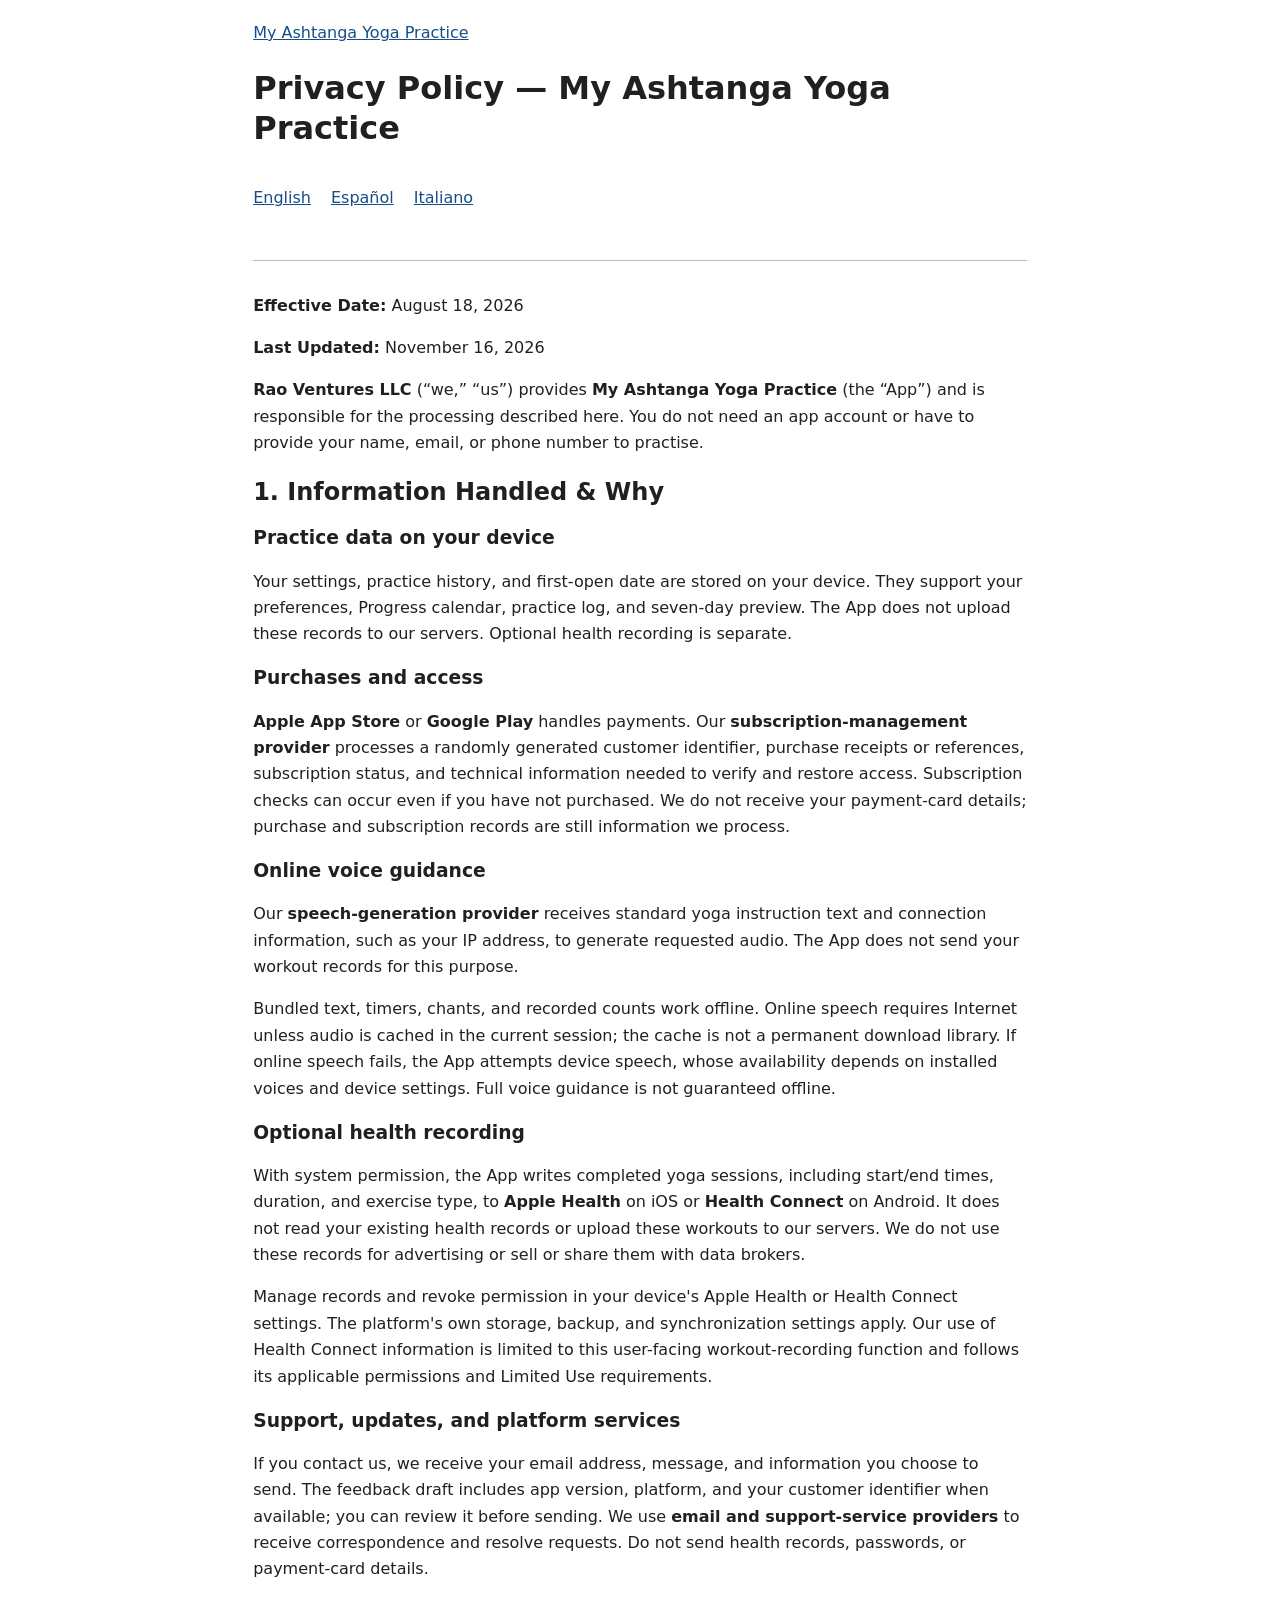
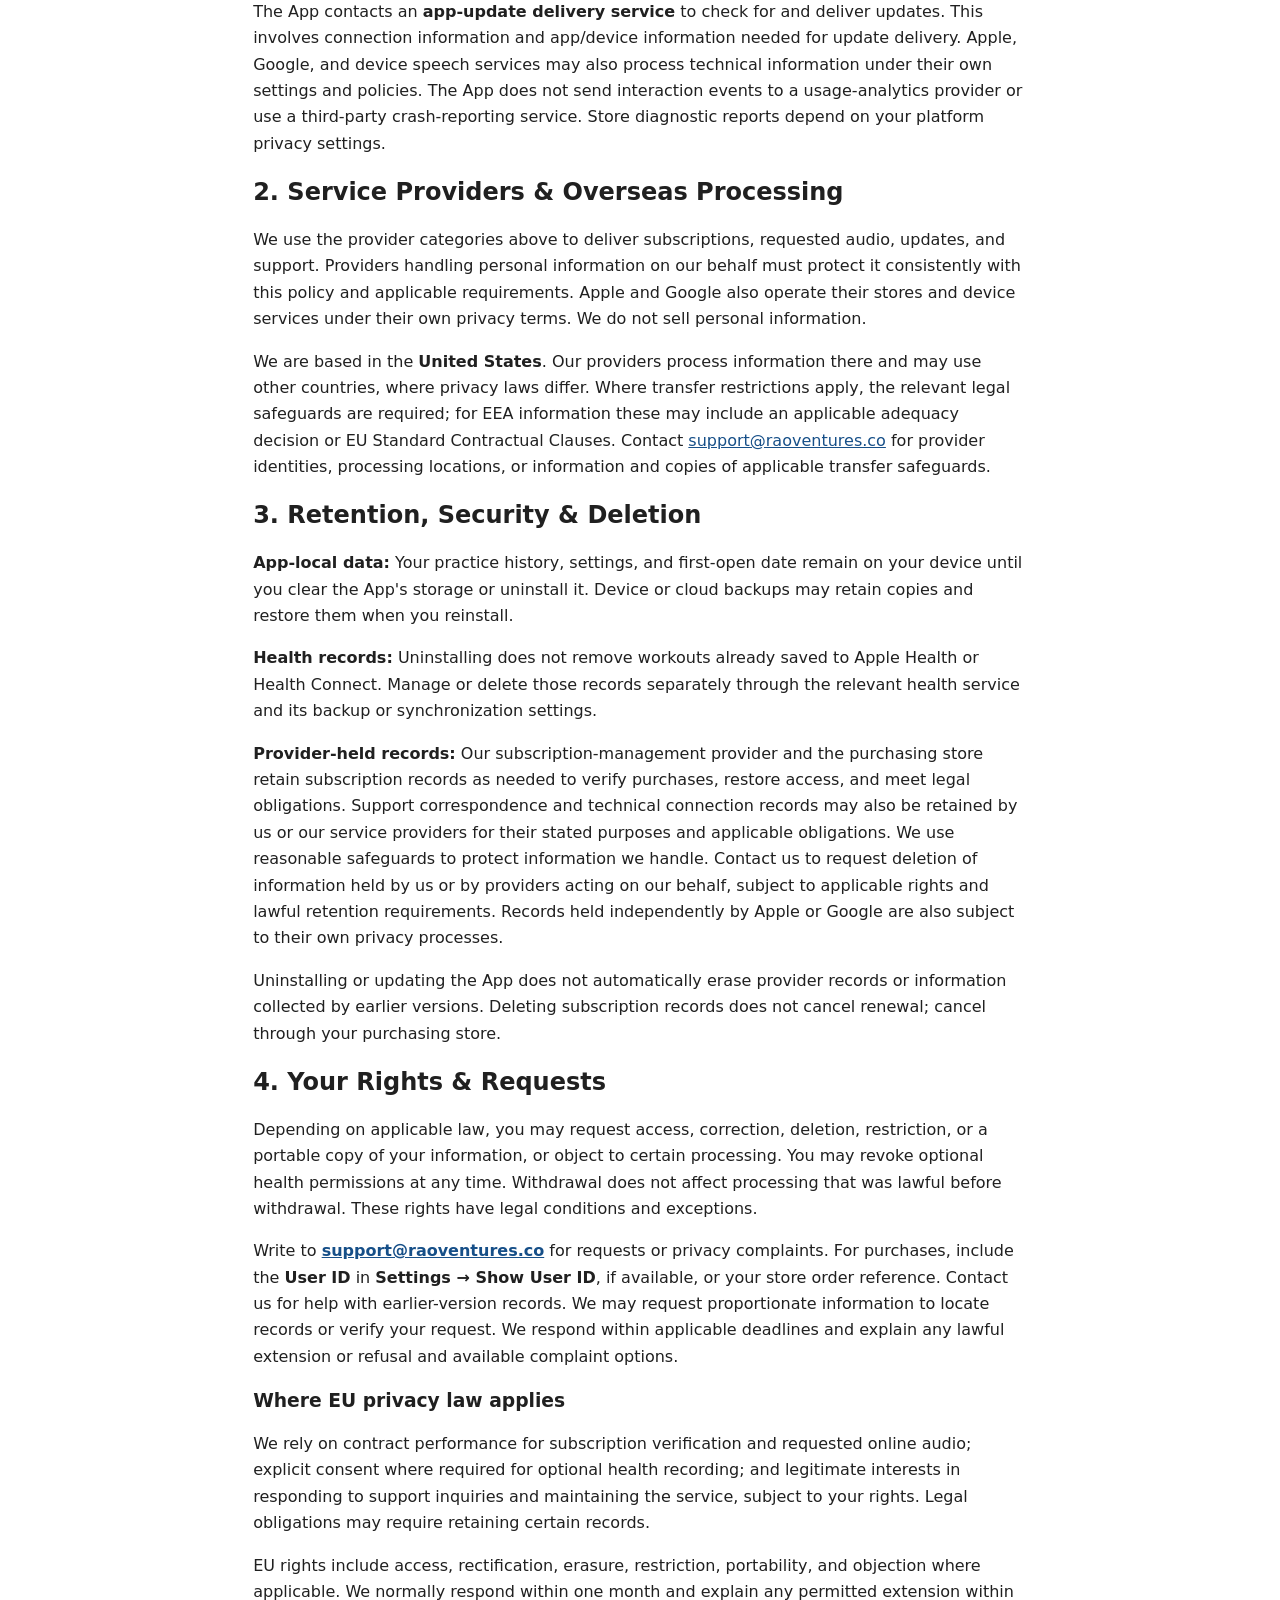
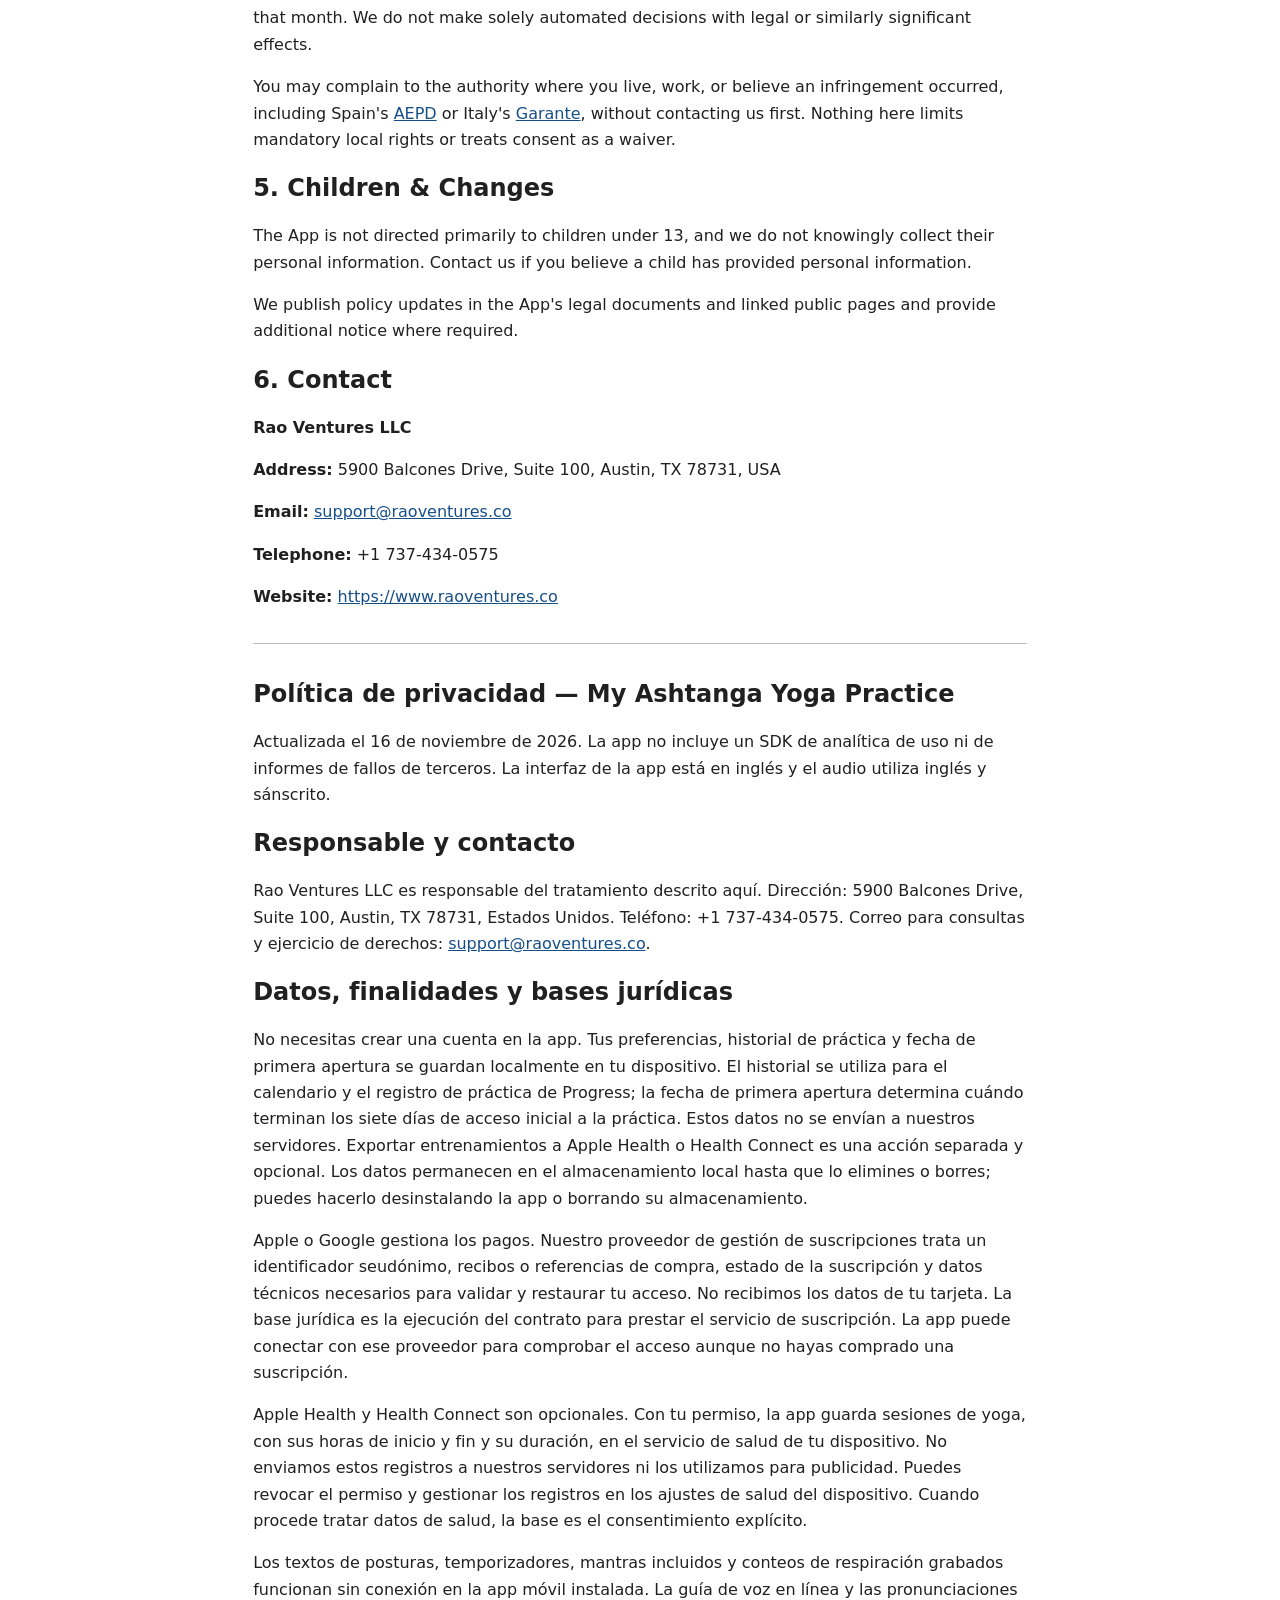
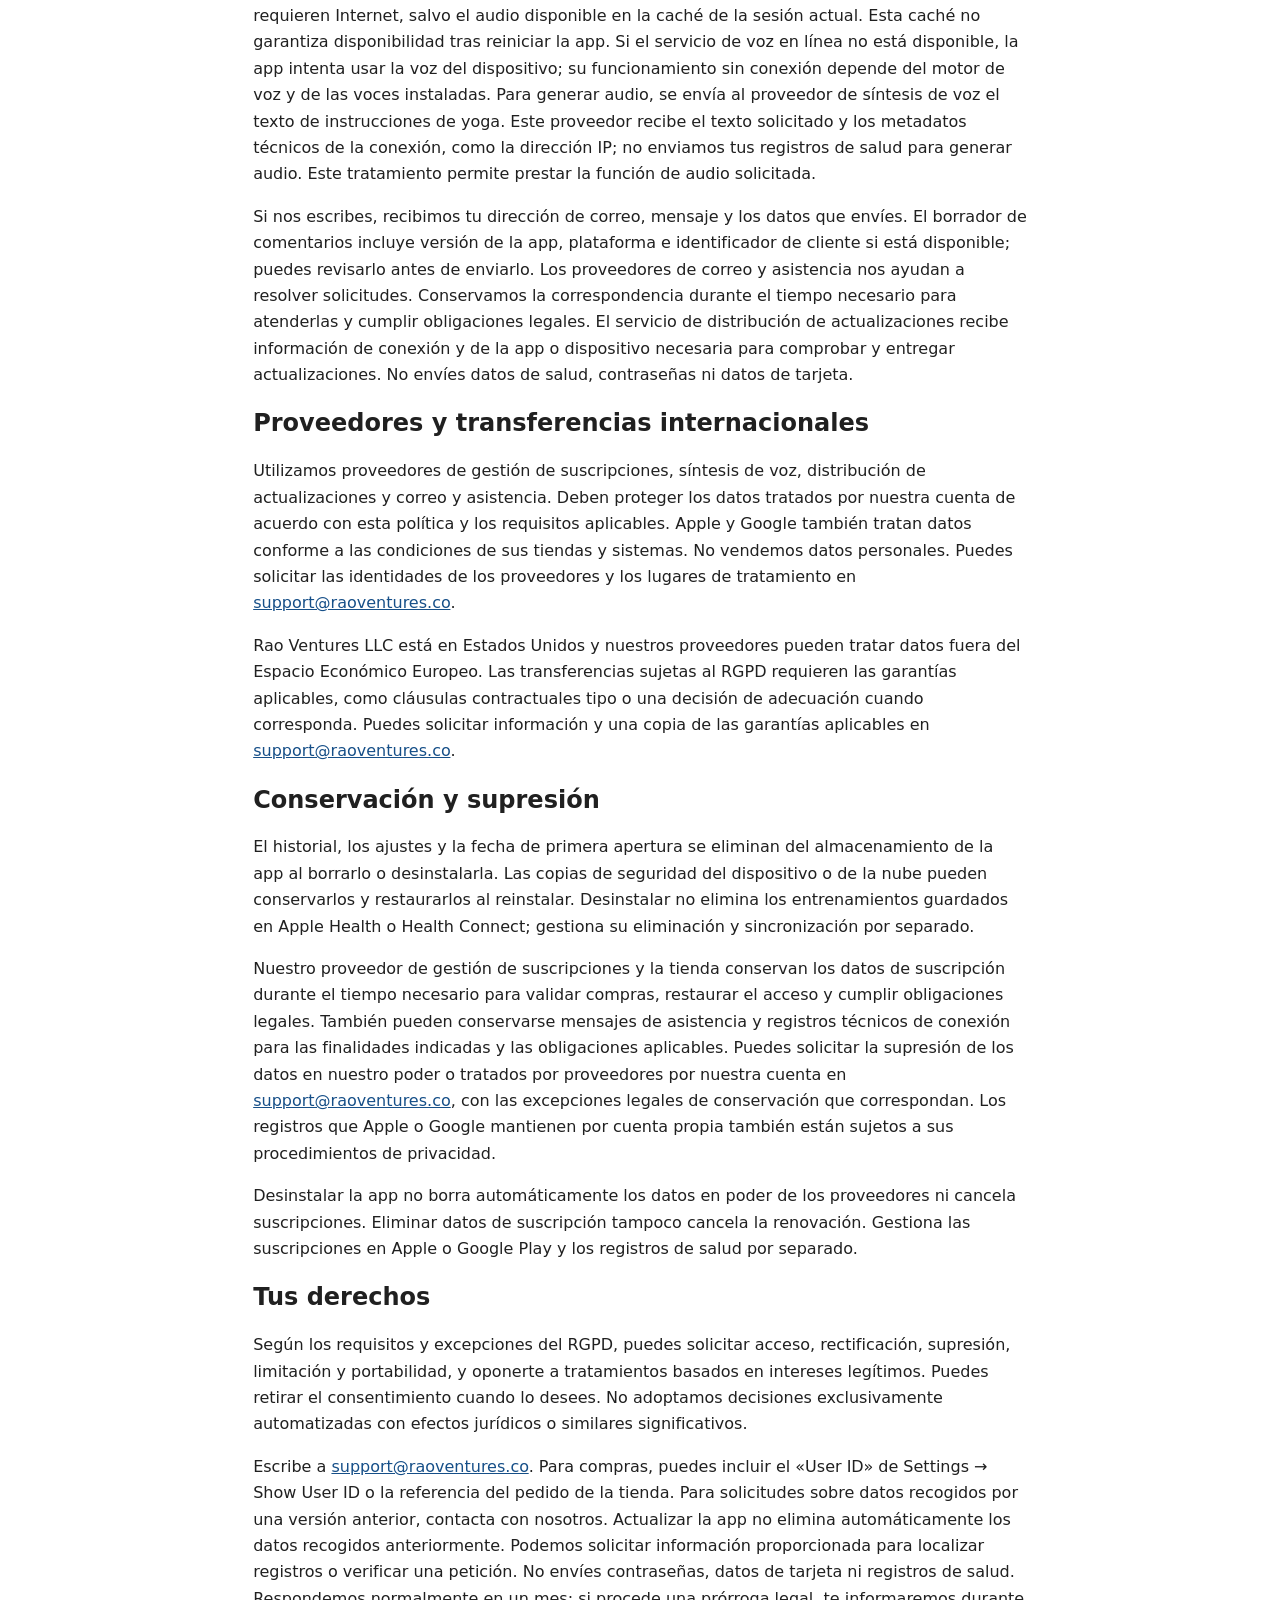
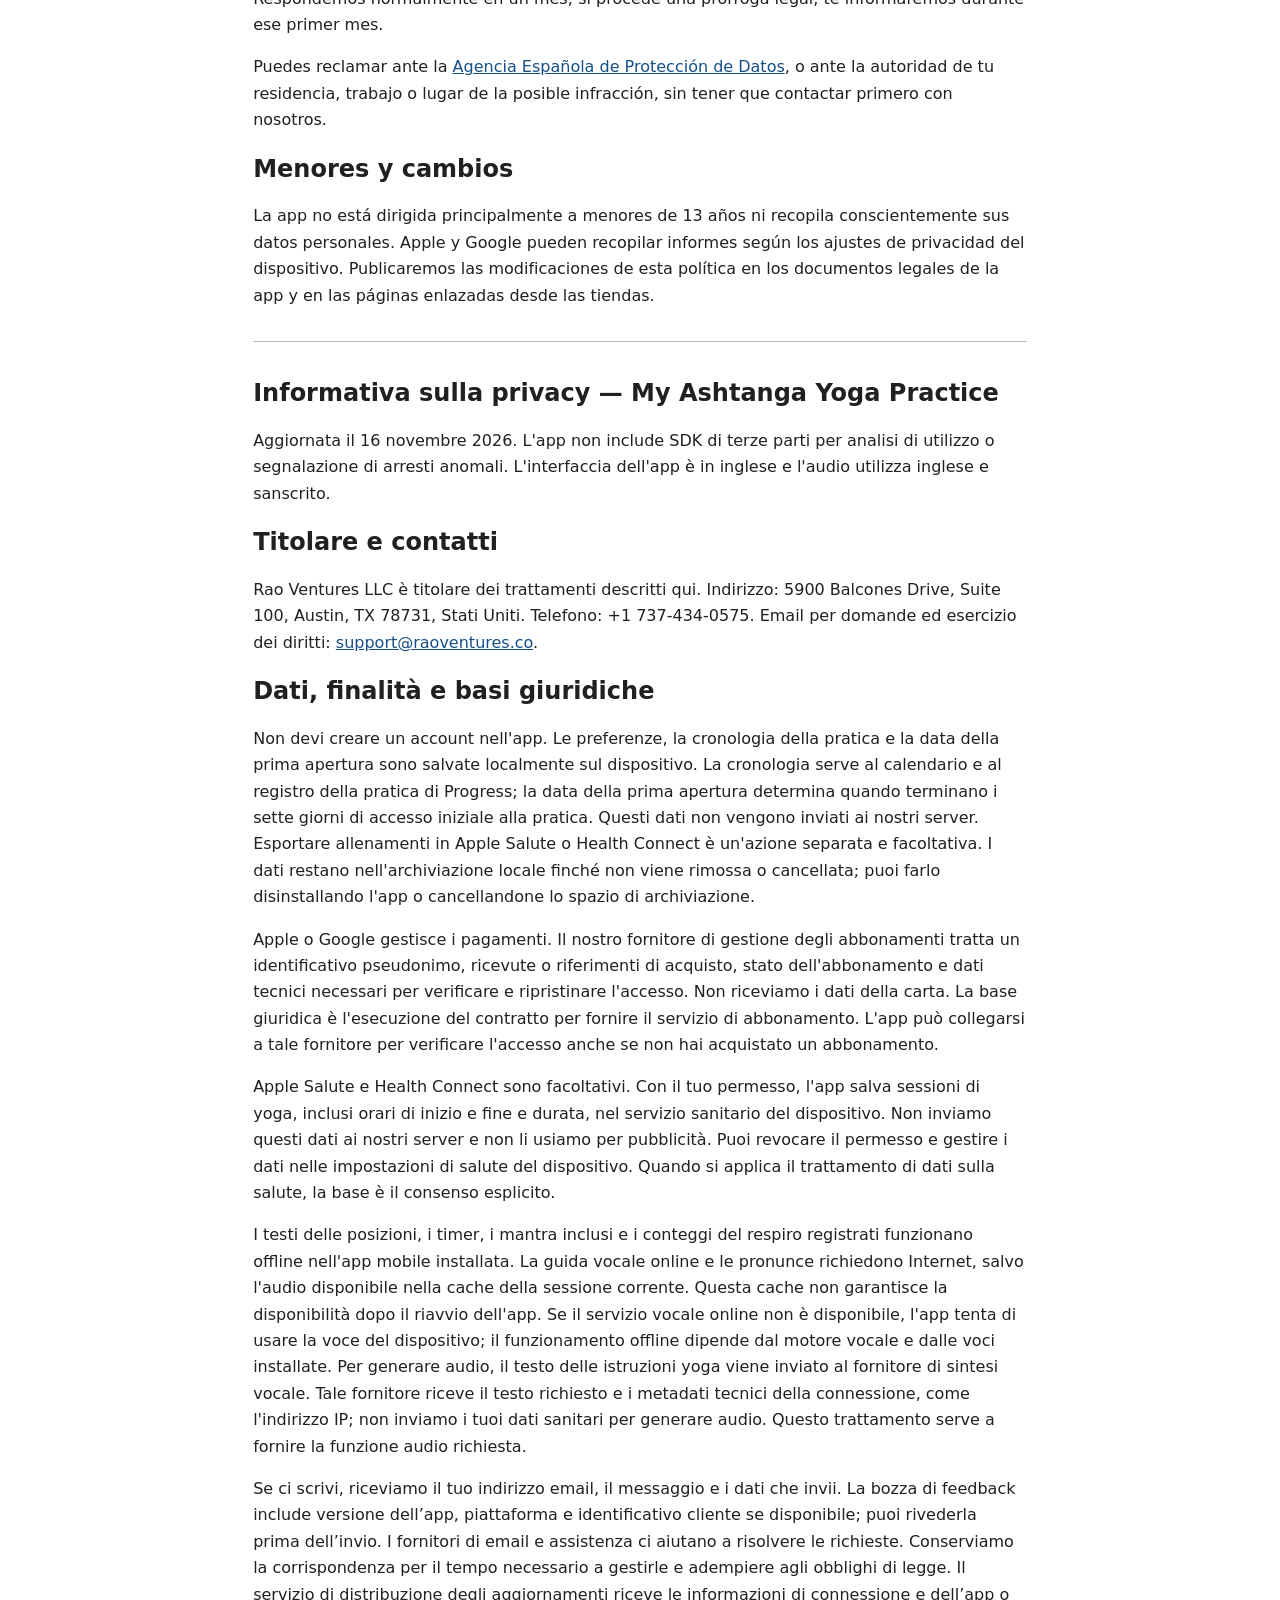
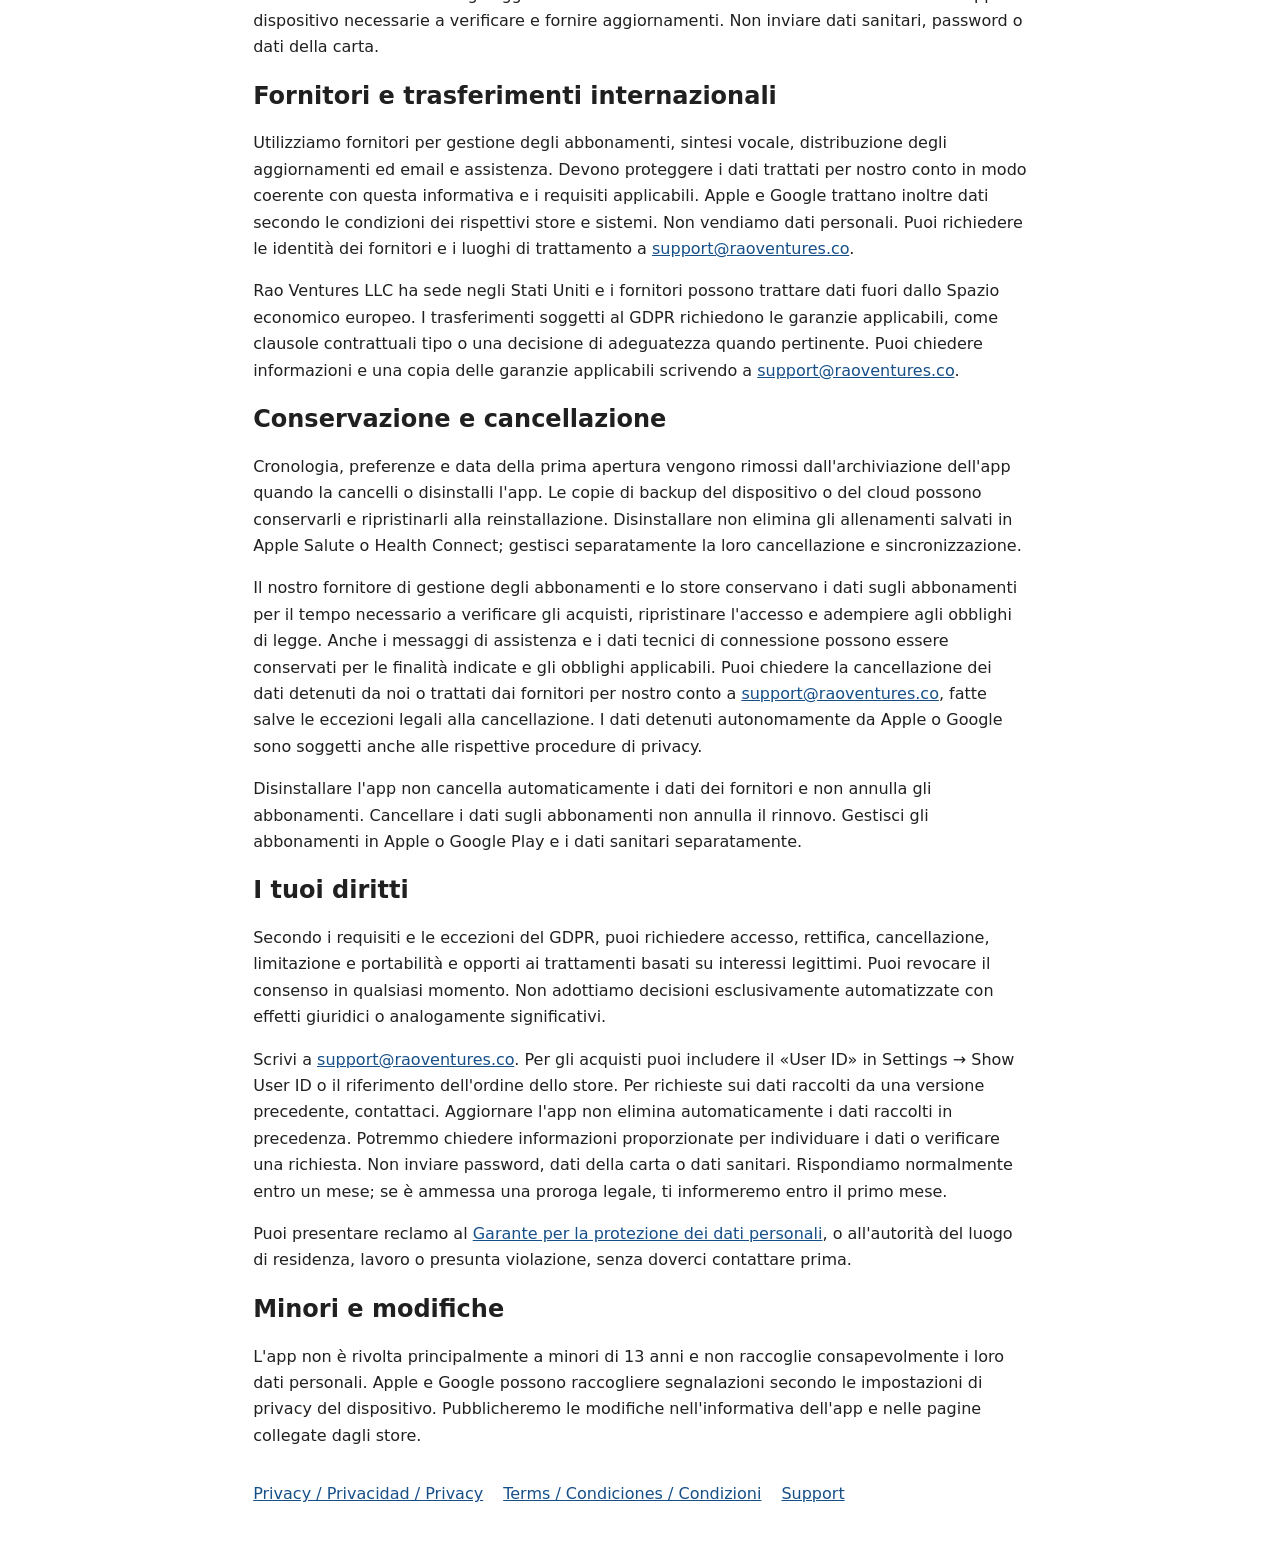
<file: ashtanga-privacy.html>
<!doctype html>
<html lang="en"><head><meta charset="utf-8"><meta name="viewport" content="width=device-width, initial-scale=1">
<title>Privacy Policy — My Ashtanga Yoga Practice</title>
<meta name="description" content="Learn how My Ashtanga Yoga Practice handles data, subscriptions, and optional health integrations. Available in English, Spanish, and Italian.">
<link rel="canonical" href="https://raoventures.co/ashtanga-privacy.html">
<meta property="og:site_name" content="Rao Ventures">
<meta property="og:locale" content="en_US">
<meta property="og:type" content="website">
<meta property="og:title" content="Privacy Policy — My Ashtanga Yoga Practice">
<meta property="og:description" content="Learn how My Ashtanga Yoga Practice handles data, subscriptions, and optional health integrations. Available in English, Spanish, and Italian.">
<meta property="og:url" content="https://raoventures.co/ashtanga-privacy.html">
<meta property="og:image" content="https://raoventures.co/images/r_logo.png">
<meta property="og:image:width" content="128">
<meta property="og:image:height" content="128">
<meta property="og:image:alt" content="Rao Ventures logo">
<meta name="twitter:card" content="summary">
<meta name="twitter:title" content="Privacy Policy — My Ashtanga Yoga Practice">
<meta name="twitter:description" content="Learn how My Ashtanga Yoga Practice handles data, subscriptions, and optional health integrations. Available in English, Spanish, and Italian.">
<meta name="twitter:image" content="https://raoventures.co/images/r_logo.png">
<meta name="twitter:image:alt" content="Rao Ventures logo">
<style>body{font:1rem/1.65 system-ui,sans-serif;color:#202020;background:#fff;margin:0}main{max-width:76ch;margin:auto;padding:1.25rem}nav{display:flex;gap:1.25rem;flex-wrap:wrap;padding:1rem 0}a{color:#164f88;overflow-wrap:anywhere}h1,h2,h3{line-height:1.25}section{padding-top:1rem;margin-top:2rem;border-top:1px solid #bbb;scroll-margin-top:1rem}p,li{overflow-wrap:anywhere}:focus-visible{outline:3px solid #164f88;outline-offset:4px}@media(prefers-color-scheme:dark){body{background:#151515;color:#eee}a{color:#91c7ff}}</style>
</head><body><main><a href="https://ashtangapractice.com">My Ashtanga Yoga Practice</a>
<h1>Privacy Policy — My Ashtanga Yoga Practice</h1>
<nav aria-label="Legal document languages"><a href="#en" lang="en">English</a><a href="#es" lang="es">Español</a><a href="#it" lang="it">Italiano</a></nav>
<section id="en" lang="en"><p><strong>Effective Date:</strong> August 18, 2026</p>
<p><strong>Last Updated:</strong> November 16, 2026</p>
<p><strong>Rao Ventures LLC</strong> (“we,” “us”) provides <strong>My Ashtanga Yoga Practice</strong> (the “App”) and is responsible for the processing described here. You do not need an app account or have to provide your name, email, or phone number to practise.</p>
<h2>1. Information Handled &amp; Why</h2>
<h3>Practice data on your device</h3>
<p>Your settings, practice history, and first-open date are stored on your device. They support your preferences, Progress calendar, practice log, and seven-day preview. The App does not upload these records to our servers. Optional health recording is separate.</p>
<h3>Purchases and access</h3>
<p><strong>Apple App Store</strong> or <strong>Google Play</strong> handles payments. Our <strong>subscription-management provider</strong> processes a randomly generated customer identifier, purchase receipts or references, subscription status, and technical information needed to verify and restore access. Subscription checks can occur even if you have not purchased. We do not receive your payment-card details; purchase and subscription records are still information we process.</p>
<h3>Online voice guidance</h3>
<p>Our <strong>speech-generation provider</strong> receives standard yoga instruction text and connection information, such as your IP address, to generate requested audio. The App does not send your workout records for this purpose.</p>
<p>Bundled text, timers, chants, and recorded counts work offline. Online speech requires Internet unless audio is cached in the current session; the cache is not a permanent download library. If online speech fails, the App attempts device speech, whose availability depends on installed voices and device settings. Full voice guidance is not guaranteed offline.</p>
<h3>Optional health recording</h3>
<p>With system permission, the App writes completed yoga sessions, including start/end times, duration, and exercise type, to <strong>Apple Health</strong> on iOS or <strong>Health Connect</strong> on Android. It does not read your existing health records or upload these workouts to our servers. We do not use these records for advertising or sell or share them with data brokers.</p>
<p>Manage records and revoke permission in your device's Apple Health or Health Connect settings. The platform's own storage, backup, and synchronization settings apply. Our use of Health Connect information is limited to this user-facing workout-recording function and follows its applicable permissions and Limited Use requirements.</p>
<h3>Support, updates, and platform services</h3>
<p>If you contact us, we receive your email address, message, and information you choose to send. The feedback draft includes app version, platform, and your customer identifier when available; you can review it before sending. We use <strong>email and support-service providers</strong> to receive correspondence and resolve requests. Do not send health records, passwords, or payment-card details.</p>
<p>The App contacts an <strong>app-update delivery service</strong> to check for and deliver updates. This involves connection information and app/device information needed for update delivery. Apple, Google, and device speech services may also process technical information under their own settings and policies. The App does not send interaction events to a usage-analytics provider or use a third-party crash-reporting service. Store diagnostic reports depend on your platform privacy settings.</p>
<h2>2. Service Providers &amp; Overseas Processing</h2>
<p>We use the provider categories above to deliver subscriptions, requested audio, updates, and support. Providers handling personal information on our behalf must protect it consistently with this policy and applicable requirements. Apple and Google also operate their stores and device services under their own privacy terms. We do not sell personal information.</p>
<p>We are based in the <strong>United States</strong>. Our providers process information there and may use other countries, where privacy laws differ. Where transfer restrictions apply, the relevant legal safeguards are required; for EEA information these may include an applicable adequacy decision or EU Standard Contractual Clauses. Contact <a href="mailto:support@raoventures.co">support@raoventures.co</a> for provider identities, processing locations, or information and copies of applicable transfer safeguards.</p>
<h2>3. Retention, Security &amp; Deletion</h2>
<p><strong>App-local data:</strong> Your practice history, settings, and first-open date remain on your device until you clear the App's storage or uninstall it. Device or cloud backups may retain copies and restore them when you reinstall.</p>
<p><strong>Health records:</strong> Uninstalling does not remove workouts already saved to Apple Health or Health Connect. Manage or delete those records separately through the relevant health service and its backup or synchronization settings.</p>
<p><strong>Provider-held records:</strong> Our subscription-management provider and the purchasing store retain subscription records as needed to verify purchases, restore access, and meet legal obligations. Support correspondence and technical connection records may also be retained by us or our service providers for their stated purposes and applicable obligations. We use reasonable safeguards to protect information we handle. Contact us to request deletion of information held by us or by providers acting on our behalf, subject to applicable rights and lawful retention requirements. Records held independently by Apple or Google are also subject to their own privacy processes.</p>
<p>Uninstalling or updating the App does not automatically erase provider records or information collected by earlier versions. Deleting subscription records does not cancel renewal; cancel through your purchasing store.</p>
<h2>4. Your Rights &amp; Requests</h2>
<p>Depending on applicable law, you may request access, correction, deletion, restriction, or a portable copy of your information, or object to certain processing. You may revoke optional health permissions at any time. Withdrawal does not affect processing that was lawful before withdrawal. These rights have legal conditions and exceptions.</p>
<p>Write to <strong><a href="mailto:support@raoventures.co">support@raoventures.co</a></strong> for requests or privacy complaints. For purchases, include the <strong>User ID</strong> in <strong>Settings → Show User ID</strong>, if available, or your store order reference. Contact us for help with earlier-version records. We may request proportionate information to locate records or verify your request. We respond within applicable deadlines and explain any lawful extension or refusal and available complaint options.</p>
<h3>Where EU privacy law applies</h3>
<p>We rely on contract performance for subscription verification and requested online audio; explicit consent where required for optional health recording; and legitimate interests in responding to support inquiries and maintaining the service, subject to your rights. Legal obligations may require retaining certain records.</p>
<p>EU rights include access, rectification, erasure, restriction, portability, and objection where applicable. We normally respond within one month and explain any permitted extension within that month. We do not make solely automated decisions with legal or similarly significant effects.</p>
<p>You may complain to the authority where you live, work, or believe an infringement occurred, including Spain's <a href="https://www.aepd.es">AEPD</a> or Italy's <a href="https://www.garanteprivacy.it">Garante</a>, without contacting us first. Nothing here limits mandatory local rights or treats consent as a waiver.</p>
<h2>5. Children &amp; Changes</h2>
<p>The App is not directed primarily to children under 13, and we do not knowingly collect their personal information. Contact us if you believe a child has provided personal information.</p>
<p>We publish policy updates in the App's legal documents and linked public pages and provide additional notice where required.</p>
<h2>6. Contact</h2>
<p><strong>Rao Ventures LLC</strong></p>
<p><strong>Address:</strong> 5900 Balcones Drive, Suite 100, Austin, TX 78731, USA</p>
<p><strong>Email:</strong> <a href="mailto:support@raoventures.co">support@raoventures.co</a></p>
<p><strong>Telephone:</strong> +1 737-434-0575</p>
<p><strong>Website:</strong> <a href="https://www.raoventures.co">https://www.raoventures.co</a></p>
</section>
<section id="es" lang="es"><h1>Política de privacidad — My Ashtanga Yoga Practice</h1>
<p>Actualizada el 16 de noviembre de 2026. La app no incluye un SDK de analítica de uso ni de informes de fallos de terceros. La interfaz de la app está en inglés y el audio utiliza inglés y sánscrito.</p>
<h2>Responsable y contacto</h2>
<p>Rao Ventures LLC es responsable del tratamiento descrito aquí. Dirección: 5900 Balcones Drive, Suite 100, Austin, TX 78731, Estados Unidos. Teléfono: +1 737-434-0575. Correo para consultas y ejercicio de derechos: <a href="mailto:support@raoventures.co">support@raoventures.co</a>.</p>
<h2>Datos, finalidades y bases jurídicas</h2>
<p>No necesitas crear una cuenta en la app. Tus preferencias, historial de práctica y fecha de primera apertura se guardan localmente en tu dispositivo. El historial se utiliza para el calendario y el registro de práctica de Progress; la fecha de primera apertura determina cuándo terminan los siete días de acceso inicial a la práctica. Estos datos no se envían a nuestros servidores. Exportar entrenamientos a Apple Health o Health Connect es una acción separada y opcional. Los datos permanecen en el almacenamiento local hasta que lo elimines o borres; puedes hacerlo desinstalando la app o borrando su almacenamiento.</p>
<p>Apple o Google gestiona los pagos. Nuestro proveedor de gestión de suscripciones trata un identificador seudónimo, recibos o referencias de compra, estado de la suscripción y datos técnicos necesarios para validar y restaurar tu acceso. No recibimos los datos de tu tarjeta. La base jurídica es la ejecución del contrato para prestar el servicio de suscripción. La app puede conectar con ese proveedor para comprobar el acceso aunque no hayas comprado una suscripción.</p>
<p>Apple Health y Health Connect son opcionales. Con tu permiso, la app guarda sesiones de yoga, con sus horas de inicio y fin y su duración, en el servicio de salud de tu dispositivo. No enviamos estos registros a nuestros servidores ni los utilizamos para publicidad. Puedes revocar el permiso y gestionar los registros en los ajustes de salud del dispositivo. Cuando procede tratar datos de salud, la base es el consentimiento explícito.</p>
<p>Los textos de posturas, temporizadores, mantras incluidos y conteos de respiración grabados funcionan sin conexión en la app móvil instalada. La guía de voz en línea y las pronunciaciones requieren Internet, salvo el audio disponible en la caché de la sesión actual. Esta caché no garantiza disponibilidad tras reiniciar la app. Si el servicio de voz en línea no está disponible, la app intenta usar la voz del dispositivo; su funcionamiento sin conexión depende del motor de voz y de las voces instaladas. Para generar audio, se envía al proveedor de síntesis de voz el texto de instrucciones de yoga. Este proveedor recibe el texto solicitado y los metadatos técnicos de la conexión, como la dirección IP; no enviamos tus registros de salud para generar audio. Este tratamiento permite prestar la función de audio solicitada.</p>
<p>Si nos escribes, recibimos tu dirección de correo, mensaje y los datos que envíes. El borrador de comentarios incluye versión de la app, plataforma e identificador de cliente si está disponible; puedes revisarlo antes de enviarlo. Los proveedores de correo y asistencia nos ayudan a resolver solicitudes. Conservamos la correspondencia durante el tiempo necesario para atenderlas y cumplir obligaciones legales. El servicio de distribución de actualizaciones recibe información de conexión y de la app o dispositivo necesaria para comprobar y entregar actualizaciones. No envíes datos de salud, contraseñas ni datos de tarjeta.</p>
<h2>Proveedores y transferencias internacionales</h2>
<p>Utilizamos proveedores de gestión de suscripciones, síntesis de voz, distribución de actualizaciones y correo y asistencia. Deben proteger los datos tratados por nuestra cuenta de acuerdo con esta política y los requisitos aplicables. Apple y Google también tratan datos conforme a las condiciones de sus tiendas y sistemas. No vendemos datos personales. Puedes solicitar las identidades de los proveedores y los lugares de tratamiento en <a href="mailto:support@raoventures.co">support@raoventures.co</a>.</p>
<p>Rao Ventures LLC está en Estados Unidos y nuestros proveedores pueden tratar datos fuera del Espacio Económico Europeo. Las transferencias sujetas al RGPD requieren las garantías aplicables, como cláusulas contractuales tipo o una decisión de adecuación cuando corresponda. Puedes solicitar información y una copia de las garantías aplicables en <a href="mailto:support@raoventures.co">support@raoventures.co</a>.</p>
<h2>Conservación y supresión</h2>
<p>El historial, los ajustes y la fecha de primera apertura se eliminan del almacenamiento de la app al borrarlo o desinstalarla. Las copias de seguridad del dispositivo o de la nube pueden conservarlos y restaurarlos al reinstalar. Desinstalar no elimina los entrenamientos guardados en Apple Health o Health Connect; gestiona su eliminación y sincronización por separado.</p>
<p>Nuestro proveedor de gestión de suscripciones y la tienda conservan los datos de suscripción durante el tiempo necesario para validar compras, restaurar el acceso y cumplir obligaciones legales. También pueden conservarse mensajes de asistencia y registros técnicos de conexión para las finalidades indicadas y las obligaciones aplicables. Puedes solicitar la supresión de los datos en nuestro poder o tratados por proveedores por nuestra cuenta en <a href="mailto:support@raoventures.co">support@raoventures.co</a>, con las excepciones legales de conservación que correspondan. Los registros que Apple o Google mantienen por cuenta propia también están sujetos a sus procedimientos de privacidad.</p>
<p>Desinstalar la app no borra automáticamente los datos en poder de los proveedores ni cancela suscripciones. Eliminar datos de suscripción tampoco cancela la renovación. Gestiona las suscripciones en Apple o Google Play y los registros de salud por separado.</p>
<h2>Tus derechos</h2>
<p>Según los requisitos y excepciones del RGPD, puedes solicitar acceso, rectificación, supresión, limitación y portabilidad, y oponerte a tratamientos basados en intereses legítimos. Puedes retirar el consentimiento cuando lo desees. No adoptamos decisiones exclusivamente automatizadas con efectos jurídicos o similares significativos.</p>
<p>Escribe a <a href="mailto:support@raoventures.co">support@raoventures.co</a>. Para compras, puedes incluir el «User ID» de Settings → Show User ID o la referencia del pedido de la tienda. Para solicitudes sobre datos recogidos por una versión anterior, contacta con nosotros. Actualizar la app no elimina automáticamente los datos recogidos anteriormente. Podemos solicitar información proporcionada para localizar registros o verificar una petición. No envíes contraseñas, datos de tarjeta ni registros de salud. Respondemos normalmente en un mes; si procede una prórroga legal, te informaremos durante ese primer mes.</p>
<p>Puedes reclamar ante la <a href="https://www.aepd.es">Agencia Española de Protección de Datos</a>, o ante la autoridad de tu residencia, trabajo o lugar de la posible infracción, sin tener que contactar primero con nosotros.</p>
<h2>Menores y cambios</h2>
<p>La app no está dirigida principalmente a menores de 13 años ni recopila conscientemente sus datos personales. Apple y Google pueden recopilar informes según los ajustes de privacidad del dispositivo. Publicaremos las modificaciones de esta política en los documentos legales de la app y en las páginas enlazadas desde las tiendas.</p>
</section>
<section id="it" lang="it"><h1>Informativa sulla privacy — My Ashtanga Yoga Practice</h1>
<p>Aggiornata il 16 novembre 2026. L'app non include SDK di terze parti per analisi di utilizzo o segnalazione di arresti anomali. L'interfaccia dell'app è in inglese e l'audio utilizza inglese e sanscrito.</p>
<h2>Titolare e contatti</h2>
<p>Rao Ventures LLC è titolare dei trattamenti descritti qui. Indirizzo: 5900 Balcones Drive, Suite 100, Austin, TX 78731, Stati Uniti. Telefono: +1 737-434-0575. Email per domande ed esercizio dei diritti: <a href="mailto:support@raoventures.co">support@raoventures.co</a>.</p>
<h2>Dati, finalità e basi giuridiche</h2>
<p>Non devi creare un account nell'app. Le preferenze, la cronologia della pratica e la data della prima apertura sono salvate localmente sul dispositivo. La cronologia serve al calendario e al registro della pratica di Progress; la data della prima apertura determina quando terminano i sette giorni di accesso iniziale alla pratica. Questi dati non vengono inviati ai nostri server. Esportare allenamenti in Apple Salute o Health Connect è un'azione separata e facoltativa. I dati restano nell'archiviazione locale finché non viene rimossa o cancellata; puoi farlo disinstallando l'app o cancellandone lo spazio di archiviazione.</p>
<p>Apple o Google gestisce i pagamenti. Il nostro fornitore di gestione degli abbonamenti tratta un identificativo pseudonimo, ricevute o riferimenti di acquisto, stato dell'abbonamento e dati tecnici necessari per verificare e ripristinare l'accesso. Non riceviamo i dati della carta. La base giuridica è l'esecuzione del contratto per fornire il servizio di abbonamento. L'app può collegarsi a tale fornitore per verificare l'accesso anche se non hai acquistato un abbonamento.</p>
<p>Apple Salute e Health Connect sono facoltativi. Con il tuo permesso, l'app salva sessioni di yoga, inclusi orari di inizio e fine e durata, nel servizio sanitario del dispositivo. Non inviamo questi dati ai nostri server e non li usiamo per pubblicità. Puoi revocare il permesso e gestire i dati nelle impostazioni di salute del dispositivo. Quando si applica il trattamento di dati sulla salute, la base è il consenso esplicito.</p>
<p>I testi delle posizioni, i timer, i mantra inclusi e i conteggi del respiro registrati funzionano offline nell'app mobile installata. La guida vocale online e le pronunce richiedono Internet, salvo l'audio disponibile nella cache della sessione corrente. Questa cache non garantisce la disponibilità dopo il riavvio dell'app. Se il servizio vocale online non è disponibile, l'app tenta di usare la voce del dispositivo; il funzionamento offline dipende dal motore vocale e dalle voci installate. Per generare audio, il testo delle istruzioni yoga viene inviato al fornitore di sintesi vocale. Tale fornitore riceve il testo richiesto e i metadati tecnici della connessione, come l'indirizzo IP; non inviamo i tuoi dati sanitari per generare audio. Questo trattamento serve a fornire la funzione audio richiesta.</p>
<p>Se ci scrivi, riceviamo il tuo indirizzo email, il messaggio e i dati che invii. La bozza di feedback include versione dell’app, piattaforma e identificativo cliente se disponibile; puoi rivederla prima dell’invio. I fornitori di email e assistenza ci aiutano a risolvere le richieste. Conserviamo la corrispondenza per il tempo necessario a gestirle e adempiere agli obblighi di legge. Il servizio di distribuzione degli aggiornamenti riceve le informazioni di connessione e dell’app o dispositivo necessarie a verificare e fornire aggiornamenti. Non inviare dati sanitari, password o dati della carta.</p>
<h2>Fornitori e trasferimenti internazionali</h2>
<p>Utilizziamo fornitori per gestione degli abbonamenti, sintesi vocale, distribuzione degli aggiornamenti ed email e assistenza. Devono proteggere i dati trattati per nostro conto in modo coerente con questa informativa e i requisiti applicabili. Apple e Google trattano inoltre dati secondo le condizioni dei rispettivi store e sistemi. Non vendiamo dati personali. Puoi richiedere le identità dei fornitori e i luoghi di trattamento a <a href="mailto:support@raoventures.co">support@raoventures.co</a>.</p>
<p>Rao Ventures LLC ha sede negli Stati Uniti e i fornitori possono trattare dati fuori dallo Spazio economico europeo. I trasferimenti soggetti al GDPR richiedono le garanzie applicabili, come clausole contrattuali tipo o una decisione di adeguatezza quando pertinente. Puoi chiedere informazioni e una copia delle garanzie applicabili scrivendo a <a href="mailto:support@raoventures.co">support@raoventures.co</a>.</p>
<h2>Conservazione e cancellazione</h2>
<p>Cronologia, preferenze e data della prima apertura vengono rimossi dall'archiviazione dell'app quando la cancelli o disinstalli l'app. Le copie di backup del dispositivo o del cloud possono conservarli e ripristinarli alla reinstallazione. Disinstallare non elimina gli allenamenti salvati in Apple Salute o Health Connect; gestisci separatamente la loro cancellazione e sincronizzazione.</p>
<p>Il nostro fornitore di gestione degli abbonamenti e lo store conservano i dati sugli abbonamenti per il tempo necessario a verificare gli acquisti, ripristinare l'accesso e adempiere agli obblighi di legge. Anche i messaggi di assistenza e i dati tecnici di connessione possono essere conservati per le finalità indicate e gli obblighi applicabili. Puoi chiedere la cancellazione dei dati detenuti da noi o trattati dai fornitori per nostro conto a <a href="mailto:support@raoventures.co">support@raoventures.co</a>, fatte salve le eccezioni legali alla cancellazione. I dati detenuti autonomamente da Apple o Google sono soggetti anche alle rispettive procedure di privacy.</p>
<p>Disinstallare l'app non cancella automaticamente i dati dei fornitori e non annulla gli abbonamenti. Cancellare i dati sugli abbonamenti non annulla il rinnovo. Gestisci gli abbonamenti in Apple o Google Play e i dati sanitari separatamente.</p>
<h2>I tuoi diritti</h2>
<p>Secondo i requisiti e le eccezioni del GDPR, puoi richiedere accesso, rettifica, cancellazione, limitazione e portabilità e opporti ai trattamenti basati su interessi legittimi. Puoi revocare il consenso in qualsiasi momento. Non adottiamo decisioni esclusivamente automatizzate con effetti giuridici o analogamente significativi.</p>
<p>Scrivi a <a href="mailto:support@raoventures.co">support@raoventures.co</a>. Per gli acquisti puoi includere il «User ID» in Settings → Show User ID o il riferimento dell'ordine dello store. Per richieste sui dati raccolti da una versione precedente, contattaci. Aggiornare l'app non elimina automaticamente i dati raccolti in precedenza. Potremmo chiedere informazioni proporzionate per individuare i dati o verificare una richiesta. Non inviare password, dati della carta o dati sanitari. Rispondiamo normalmente entro un mese; se è ammessa una proroga legale, ti informeremo entro il primo mese.</p>
<p>Puoi presentare reclamo al <a href="https://www.garanteprivacy.it">Garante per la protezione dei dati personali</a>, o all'autorità del luogo di residenza, lavoro o presunta violazione, senza doverci contattare prima.</p>
<h2>Minori e modifiche</h2>
<p>L'app non è rivolta principalmente a minori di 13 anni e non raccoglie consapevolmente i loro dati personali. Apple e Google possono raccogliere segnalazioni secondo le impostazioni di privacy del dispositivo. Pubblicheremo le modifiche nell'informativa dell'app e nelle pagine collegate dagli store.</p>
</section>
<nav aria-label="Related legal information"><a href="ashtanga-privacy.html">Privacy / Privacidad / Privacy</a><a href="ashtanga-eula.html">Terms / Condiciones / Condizioni</a><a href="mailto:support@raoventures.co">Support</a></nav>
</main></body></html>
</file>
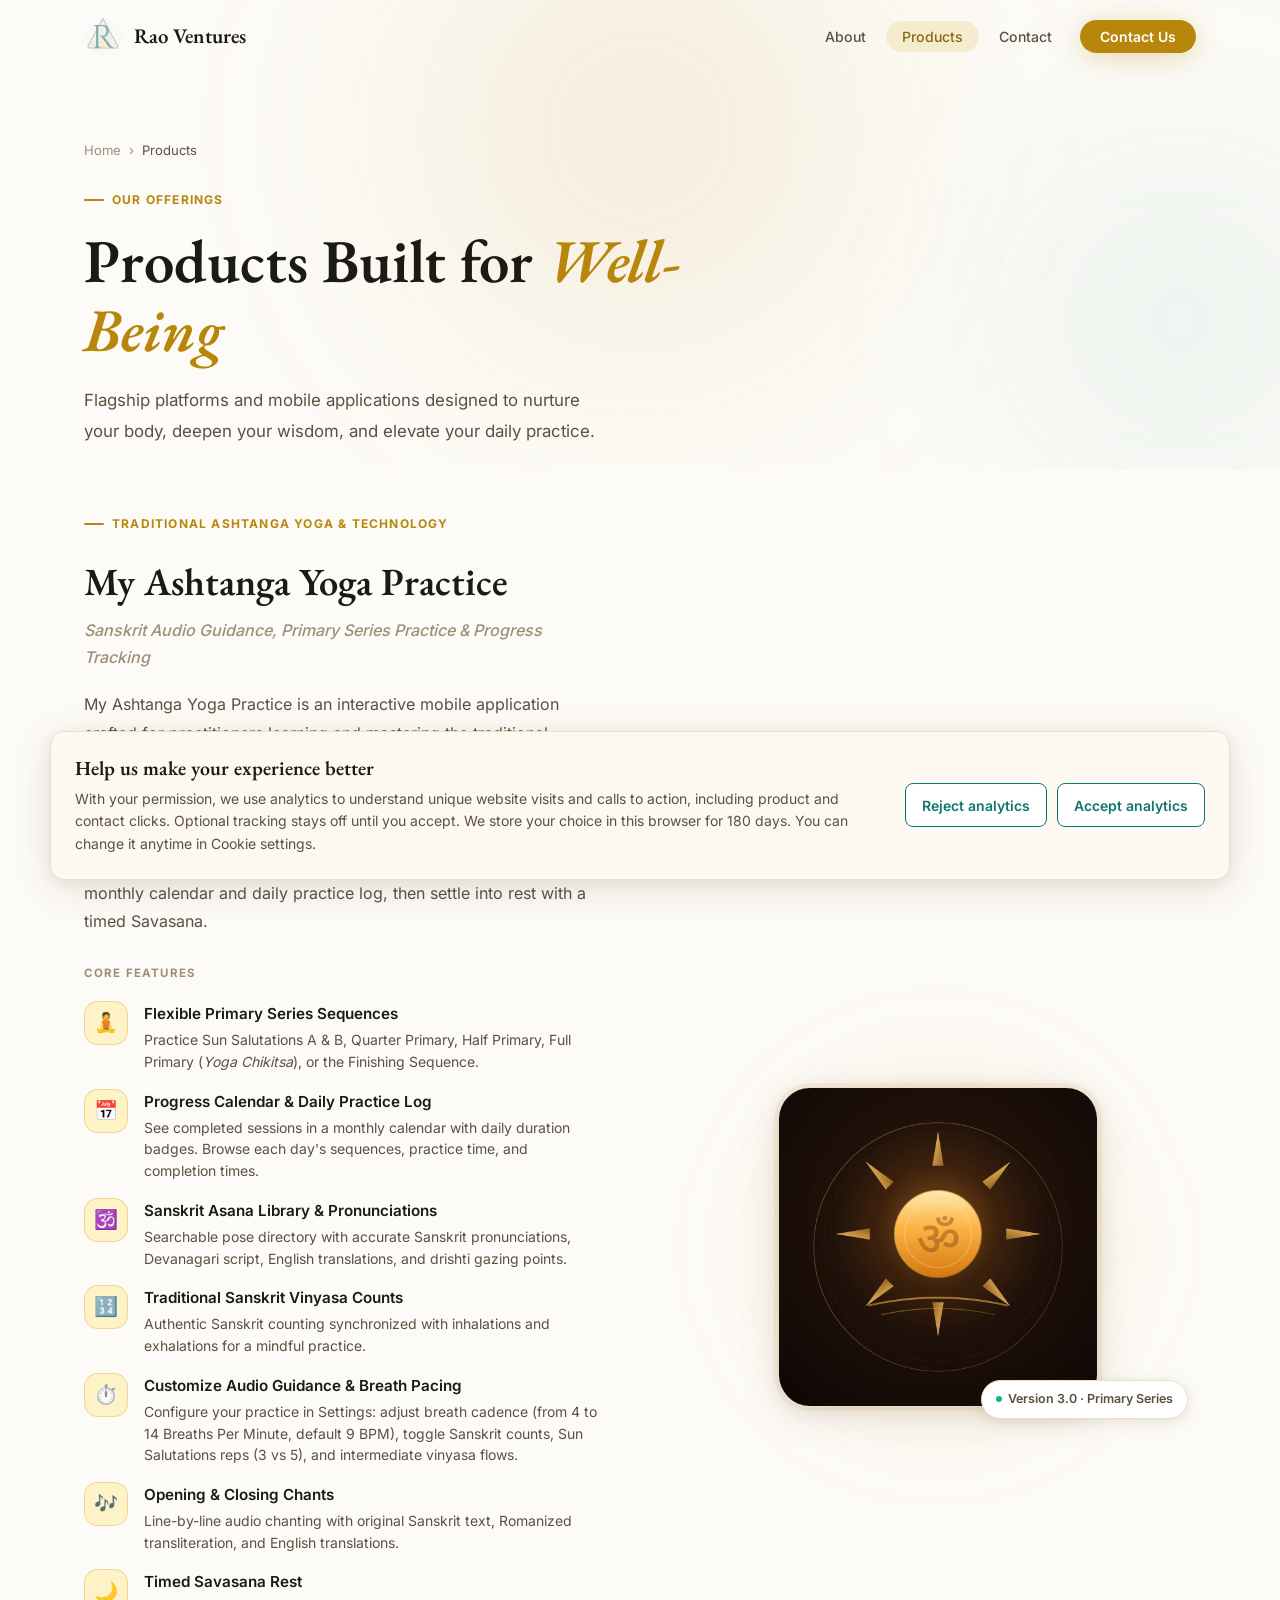
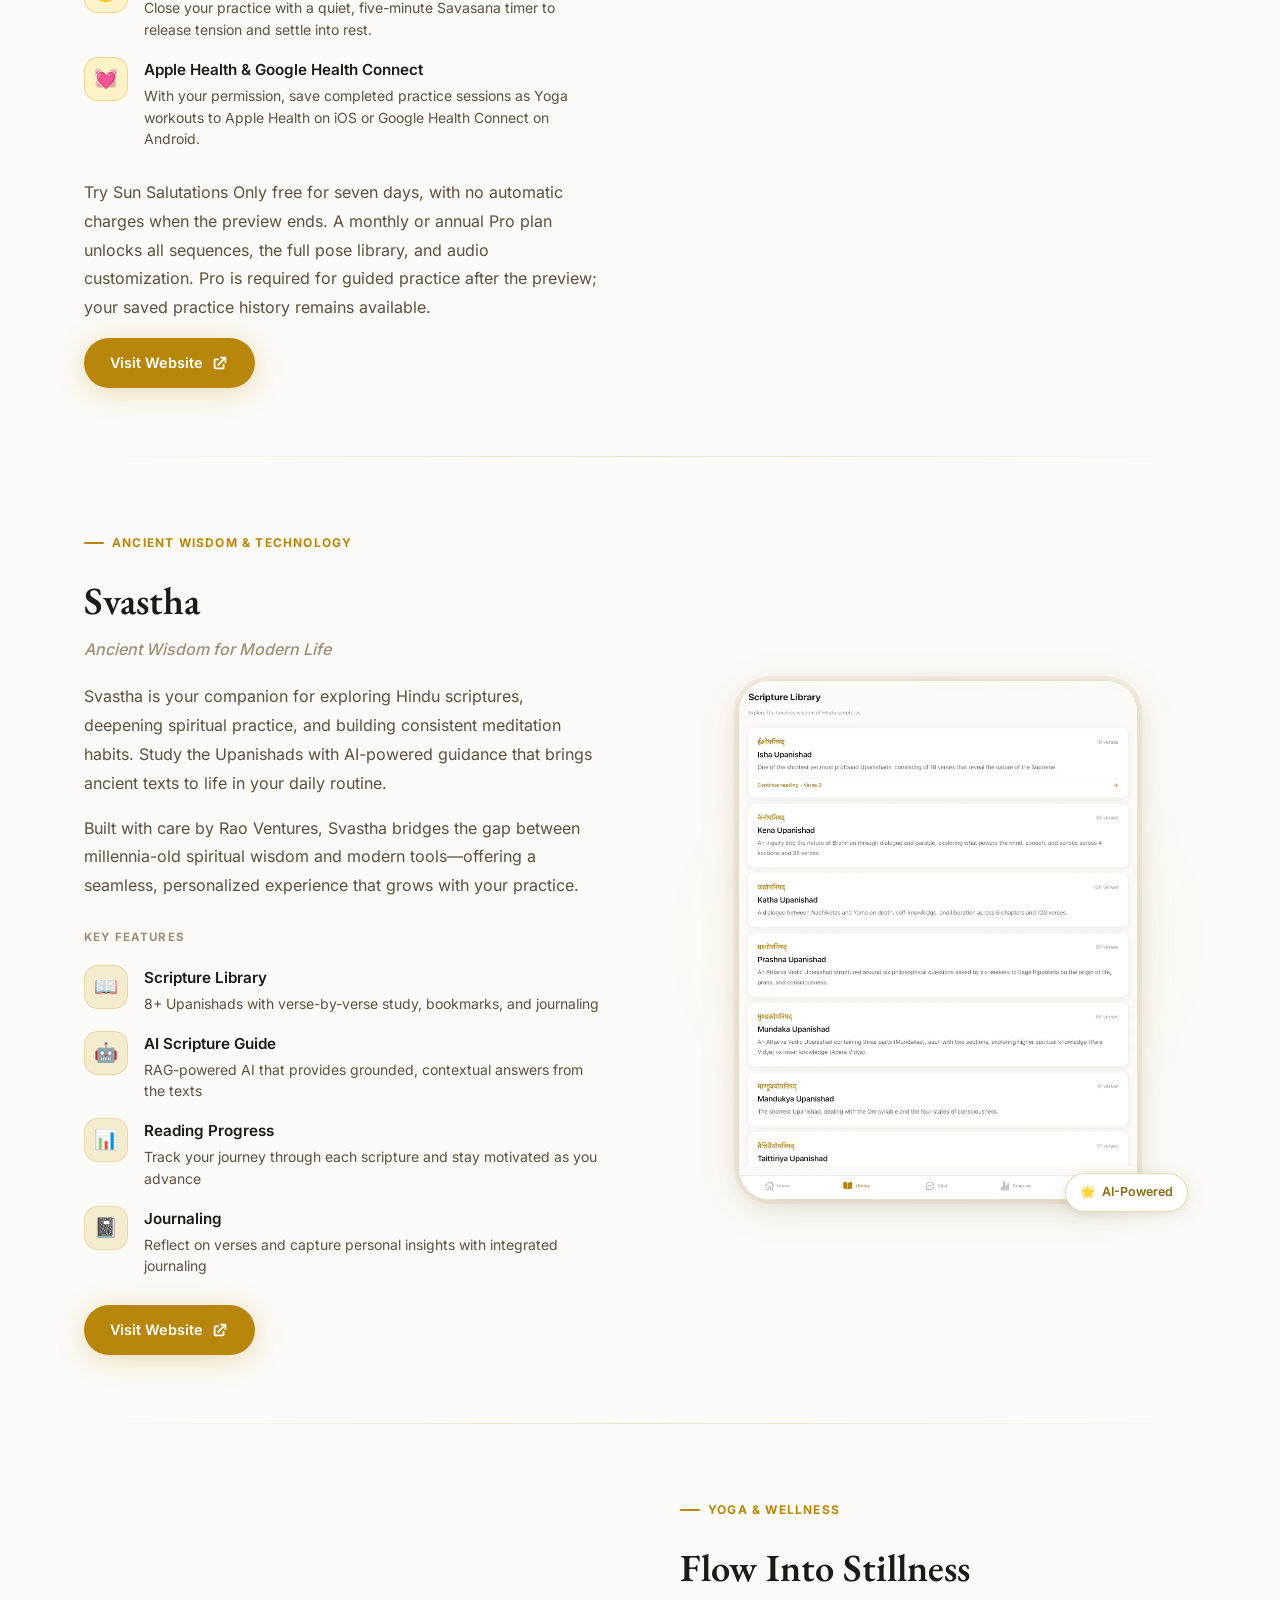
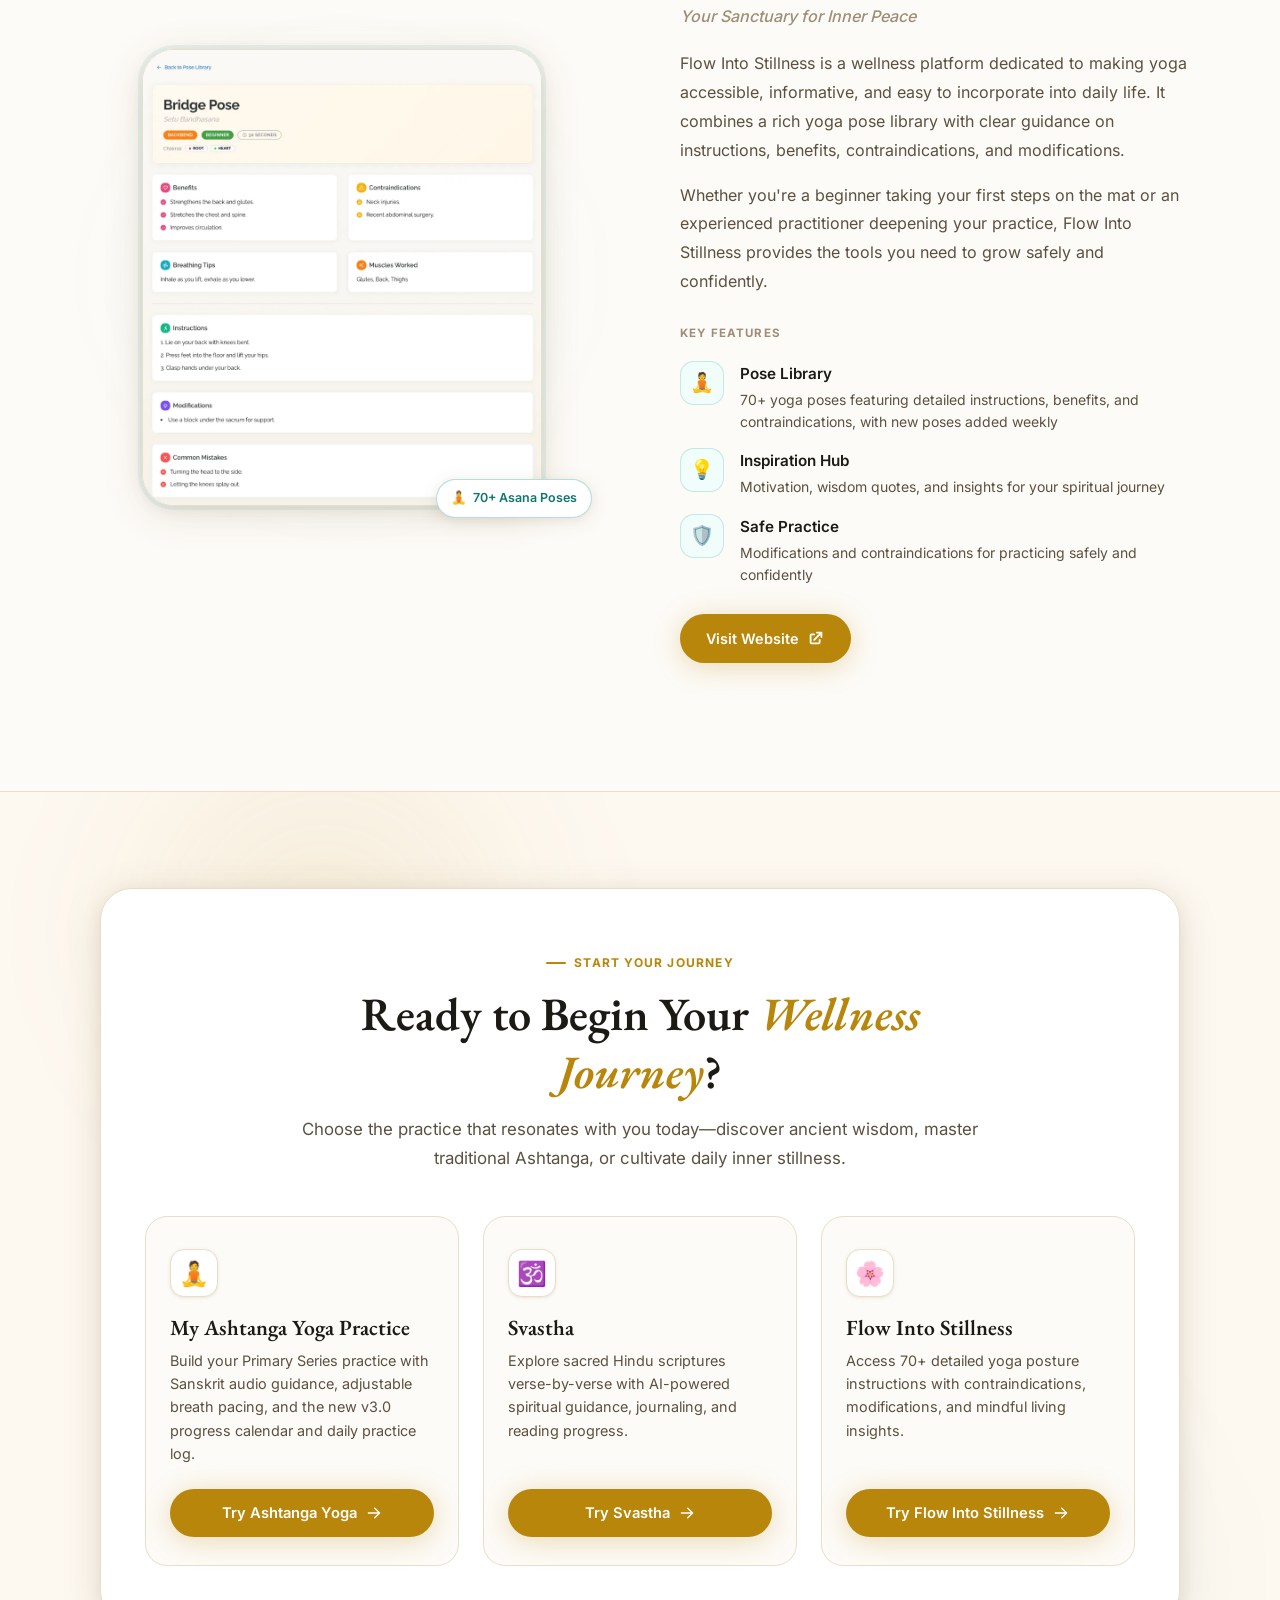
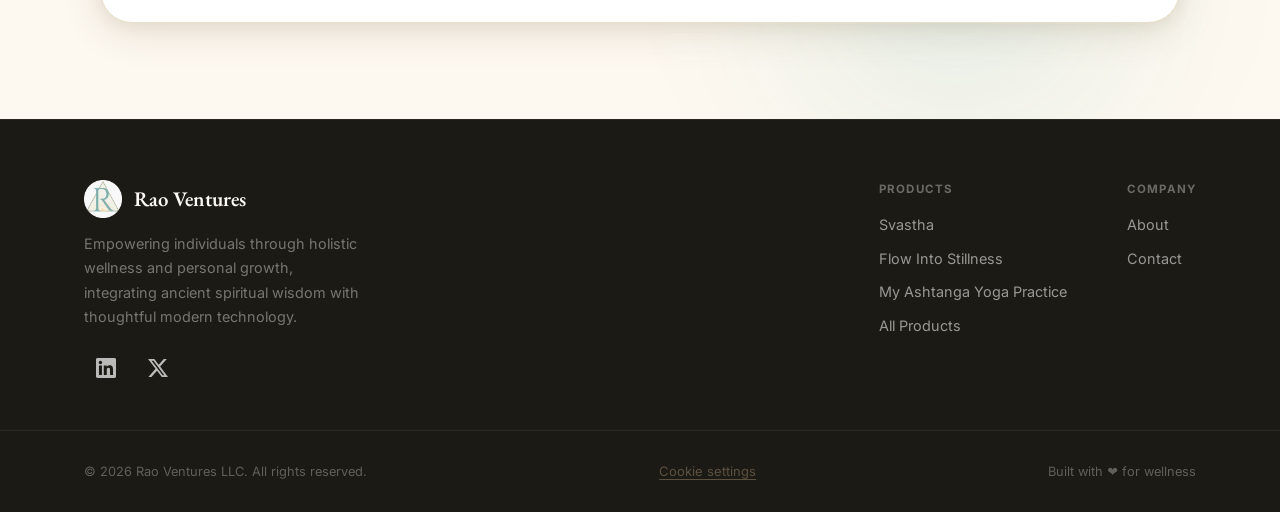
<file: products.html>
<!DOCTYPE html>
<html lang="en">

<head>
  <meta charset="UTF-8" />
  <meta name="viewport" content="width=device-width, initial-scale=1.0" />
  <title>Yoga, Wellness &amp; Learning Apps — Rao Ventures</title>
  <meta name="description" content="Explore yoga, meditation, and spiritual learning apps from Rao Ventures: My Ashtanga Yoga Practice, Svastha, and Flow Into Stillness." />
  <link rel="canonical" href="https://raoventures.co/products.html" />
  <meta property="og:site_name" content="Rao Ventures" />
  <meta property="og:locale" content="en_US" />
  <meta property="og:type" content="website" />
  <meta property="og:title" content="Yoga, Wellness &amp; Learning Apps — Rao Ventures" />
  <meta property="og:description" content="Explore yoga, meditation, and spiritual learning apps from Rao Ventures: My Ashtanga Yoga Practice, Svastha, and Flow Into Stillness." />
  <meta property="og:url" content="https://raoventures.co/products.html" />
  <meta property="og:image" content="https://raoventures.co/images/r_logo.png" />
  <meta property="og:image:width" content="128" />
  <meta property="og:image:height" content="128" />
  <meta property="og:image:alt" content="Rao Ventures logo" />
  <meta name="twitter:card" content="summary" />
  <meta name="twitter:title" content="Yoga, Wellness &amp; Learning Apps — Rao Ventures" />
  <meta name="twitter:description" content="Explore yoga, meditation, and spiritual learning apps from Rao Ventures: My Ashtanga Yoga Practice, Svastha, and Flow Into Stillness." />
  <meta name="twitter:image" content="https://raoventures.co/images/r_logo.png" />
  <meta name="twitter:image:alt" content="Rao Ventures logo" />

  <meta name="author" content="Rao Ventures LLC" />
  <!-- Local fonts avoid a blocking Google Fonts stylesheet and extra connections. -->
  <link rel="preload" href="fonts/eb-garamond-latin-normal.woff2" as="font" type="font/woff2" crossorigin />
  <link rel="preload" href="fonts/eb-garamond-latin-italic.woff2" as="font" type="font/woff2" crossorigin />
  <link rel="preload" href="fonts/inter-latin-normal.woff2" as="font" type="font/woff2" crossorigin />
  <style>
    @font-face {
      font-family: 'EB Garamond';
      font-style: normal;
      font-weight: 600;
      font-display: optional;
      src: url('fonts/eb-garamond-latin-normal.woff2') format('woff2');
    }
    @font-face {
      font-family: 'EB Garamond';
      font-style: italic;
      font-weight: 600;
      font-display: optional;
      src: url('fonts/eb-garamond-latin-italic.woff2') format('woff2');
    }
    @font-face {
      font-family: 'Inter';
      font-style: normal;
      font-weight: 400 700;
      font-display: optional;
      src: url('fonts/inter-latin-normal.woff2') format('woff2');
    }
  </style>
  <link rel="preload" as="image" href="images/r_logo.webp" fetchpriority="high" type="image/webp" />

  <link rel="stylesheet" href="styles.css" />
  <link rel="icon" type="image/png" href="images/r_logo.png" />

  <script type="application/ld+json">
{
  "@context": "https://schema.org",
  "@graph": [
    {
      "@type": "CollectionPage",
      "@id": "https://raoventures.co/products.html#webpage",
      "url": "https://raoventures.co/products.html",
      "name": "Yoga, Wellness & Learning Apps — Rao Ventures",
      "description": "Explore yoga, meditation, and spiritual learning apps from Rao Ventures: My Ashtanga Yoga Practice, Svastha, and Flow Into Stillness.",
      "isPartOf": {
        "@id": "https://raoventures.co/#website"
      },
      "breadcrumb": {
        "@id": "https://raoventures.co/products.html#breadcrumb"
      },
      "mainEntity": {
        "@id": "https://raoventures.co/products.html#products"
      }
    },
    {
      "@type": "BreadcrumbList",
      "@id": "https://raoventures.co/products.html#breadcrumb",
      "itemListElement": [
        {
          "@type": "ListItem",
          "position": 1,
          "name": "Home",
          "item": "https://raoventures.co/"
        },
        {
          "@type": "ListItem",
          "position": 2,
          "name": "Products",
          "item": "https://raoventures.co/products.html"
        }
      ]
    },
    {
      "@type": "ItemList",
      "@id": "https://raoventures.co/products.html#products",
      "itemListElement": [
        {
          "@type": "ListItem",
          "position": 1,
          "name": "My Ashtanga Yoga Practice",
          "url": "https://raoventures.co/products.html#ashtanga"
        },
        {
          "@type": "ListItem",
          "position": 2,
          "name": "Svastha",
          "url": "https://raoventures.co/products.html#svastha"
        },
        {
          "@type": "ListItem",
          "position": 3,
          "name": "Flow Into Stillness",
          "url": "https://raoventures.co/products.html#flow"
        }
      ]
    }
  ]
}
  </script>
</head>

<body data-website-analytics>

  <!-- Navigation -->
  <nav id="navbar" role="navigation" aria-label="Main navigation">
    <div class="nav-inner container">
      <a href="/" class="nav-brand" aria-label="Rao Ventures Home">
        <picture>
          <source srcset="images/r_logo.webp" type="image/webp" />
          <img src="images/r_logo.png" alt="Rao Ventures logo" class="nav-logo-img" width="38" height="38" />
        </picture>
        <span class="nav-brand-name">Rao Ventures</span>
      </a>
      <ul class="nav-links" role="list">
        <li><a href="/#about" class="nav-link">About</a></li>
        <li><a href="products.html" class="nav-link nav-link-active">Products</a></li>
        <li><a href="/#contact" class="nav-link">Contact</a></li>
        <li><a href="/#contact" class="nav-cta" id="nav-contact-btn" data-cta="nav-contact-btn">Contact Us</a></li>
      </ul>
      <button class="nav-toggle" id="nav-toggle" aria-label="Toggle navigation menu" aria-expanded="false"
        aria-controls="nav-links">
        <span></span><span></span><span></span>
      </button>
    </div>
    <div class="nav-mobile-menu" id="nav-mobile-menu" aria-hidden="true">
      <a href="/#about" class="nav-mobile-link">About</a>
      <a href="products.html" class="nav-mobile-link">Products</a>
      <a href="/#contact" class="nav-mobile-link">Contact</a>
    </div>
  </nav>

  <!-- Page Hero -->
  <section class="page-hero" aria-labelledby="page-hero-title">
    <div class="page-hero-bg" aria-hidden="true">
      <div class="hero-orb hero-orb-1"></div>
      <div class="hero-orb hero-orb-2"></div>
    </div>
    <div class="container page-hero-content">
      <div class="breadcrumb reveal" aria-label="Breadcrumb">
        <a href="/" class="breadcrumb-link">Home</a>
        <span class="breadcrumb-sep" aria-hidden="true">›</span>
        <span class="breadcrumb-current" aria-current="page">Products</span>
      </div>
      <div class="section-label reveal">Our Offerings</div>
      <h1 id="page-hero-title" class="page-hero-title reveal reveal-delay-1">
        Products Built for <em>Well-Being</em>
      </h1>
      <p class="page-hero-subtitle reveal reveal-delay-2">
        Flagship platforms and mobile applications designed to nurture your body, deepen your wisdom, and elevate your
        daily practice.
      </p>
    </div>
  </section>

  <!-- Products Detail Section -->
  <main class="products-detail section-pad" aria-label="Product details">

    <!-- My Ashtanga Practice -->
    <section class="product-detail" id="ashtanga" aria-labelledby="ashtanga-title">
      <div class="container">
        <div class="product-detail-grid product-detail-grid-reverse">
          <div class="product-detail-visual reveal">
            <div class="product-screenshot-wrapper product-screenshot-ashtanga">
              <div class="product-screenshot-glow product-screenshot-glow-ashtanga"></div>
              <picture>
                <source srcset="images/ashtanga-icon.webp" type="image/webp" />
                <img src="images/ashtanga-icon.png" alt="My Ashtanga Practice mobile app icon featuring modern yoga art"
                  class="product-screenshot" width="512" height="512" loading="lazy"
                  style="max-width: 320px; aspect-ratio: 1/1;" />
              </picture>
              <div class="product-visual-badge product-visual-badge-live">
                <span class="product-tag-live-dot"></span> Version 3.0 · Primary Series
              </div>
            </div>
          </div>
          <div class="product-detail-content">
            <div class="section-label reveal">Traditional Ashtanga Yoga &amp; Technology</div>
            <h2 id="ashtanga-title" class="product-detail-title reveal reveal-delay-1">My Ashtanga Yoga Practice</h2>
            <p class="product-detail-tagline reveal reveal-delay-1">Sanskrit Audio Guidance, Primary Series Practice
              &amp; Progress Tracking</p>
            <p class="product-detail-desc reveal reveal-delay-2">
              My Ashtanga Yoga Practice is an interactive mobile application crafted for practitioners learning and
              mastering the traditional Ashtanga Yoga Primary Series (Yoga Chikitsa).
            </p>
            <p class="product-detail-desc reveal reveal-delay-2">
              Build a consistent self-practice with Sanskrit audio-guided sequences, adjustable breath pacing,
              and traditional opening and closing chants. New in version 3.0, follow your progress with a monthly
              calendar and daily practice log, then settle into rest with a timed Savasana.
            </p>

            <div class="product-detail-features reveal reveal-delay-3">
              <h3 class="product-detail-features-title">Core Features</h3>
              <ul class="product-features-list" aria-label="My Ashtanga Practice features">
                <li class="product-features-item">
                  <div class="pfi-icon pfi-icon-ashtanga" aria-hidden="true">🧘</div>
                  <div class="pfi-content">
                    <strong class="pfi-title">Flexible Primary Series Sequences</strong>
                    <p class="pfi-text">Practice Sun Salutations A &amp; B, Quarter Primary, Half Primary, Full Primary
                      (<em>Yoga Chikitsa</em>), or the Finishing Sequence.</p>
                  </div>
                </li>
                <li class="product-features-item">
                  <div class="pfi-icon pfi-icon-ashtanga" aria-hidden="true">📅</div>
                  <div class="pfi-content">
                    <strong class="pfi-title">Progress Calendar &amp; Daily Practice Log</strong>
                    <p class="pfi-text">See completed sessions in a monthly calendar with daily duration badges.
                      Browse each day's sequences, practice time, and completion times.</p>
                  </div>
                </li>
                <li class="product-features-item">
                  <div class="pfi-icon pfi-icon-ashtanga" aria-hidden="true">🕉️</div>
                  <div class="pfi-content">
                    <strong class="pfi-title">Sanskrit Asana Library &amp; Pronunciations</strong>
                    <p class="pfi-text">Searchable pose directory with accurate Sanskrit pronunciations, Devanagari
                      script, English translations, and drishti gazing points.</p>
                  </div>
                </li>
                <li class="product-features-item">
                  <div class="pfi-icon pfi-icon-ashtanga" aria-hidden="true">🔢</div>
                  <div class="pfi-content">
                    <strong class="pfi-title">Traditional Sanskrit Vinyasa Counts</strong>
                    <p class="pfi-text">Authentic Sanskrit counting synchronized with inhalations
                      and exhalations for a mindful practice.</p>
                  </div>
                </li>
                <li class="product-features-item">
                  <div class="pfi-icon pfi-icon-ashtanga" aria-hidden="true">⏱️</div>
                  <div class="pfi-content">
                    <strong class="pfi-title">Customize Audio Guidance &amp; Breath Pacing</strong>
                    <p class="pfi-text">Configure your practice in Settings: adjust breath cadence (from 4 to 14
                      Breaths Per Minute, default 9 BPM), toggle Sanskrit counts, Sun Salutations reps (3 vs 5), and
                      intermediate vinyasa flows.</p>
                  </div>
                </li>
                <li class="product-features-item">
                  <div class="pfi-icon pfi-icon-ashtanga" aria-hidden="true">🎶</div>
                  <div class="pfi-content">
                    <strong class="pfi-title">Opening &amp; Closing Chants</strong>
                    <p class="pfi-text">Line-by-line audio chanting with original Sanskrit text, Romanized
                      transliteration, and English translations.</p>
                  </div>
                </li>
                <li class="product-features-item">
                  <div class="pfi-icon pfi-icon-ashtanga" aria-hidden="true">🌙</div>
                  <div class="pfi-content">
                    <strong class="pfi-title">Timed Savasana Rest</strong>
                    <p class="pfi-text">Close your practice with a quiet, five-minute Savasana timer to release
                      tension and settle into rest.</p>
                  </div>
                </li>
                <li class="product-features-item">
                  <div class="pfi-icon pfi-icon-ashtanga" aria-hidden="true">💓</div>
                  <div class="pfi-content">
                    <strong class="pfi-title">Apple Health &amp; Google Health Connect</strong>
                    <p class="pfi-text">With your permission, save completed practice sessions as Yoga workouts
                      to Apple Health on iOS or Google Health Connect on Android.</p>
                  </div>
                </li>
              </ul>
            </div>

            <p class="product-detail-desc reveal reveal-delay-3">
              Try Sun Salutations Only free for seven days, with no automatic charges when the preview ends.
              A monthly or annual Pro plan unlocks all sequences, the full pose library, and audio customization.
              Pro is required for guided practice after the preview; your saved practice history remains available.
            </p>

            <div class="product-detail-cta reveal reveal-delay-3"
              style="display: flex; align-items: center; gap: 16px; flex-wrap: wrap;">
              <a href="https://ashtangapractice.com/" class="btn btn-primary" id="ashtanga-visit-btn" data-cta="ashtanga-visit-btn" target="_blank"
                rel="noopener noreferrer">
                <span>Visit Website</span>
                <svg xmlns="http://www.w3.org/2000/svg" viewBox="0 0 20 20" fill="currentColor" aria-hidden="true">
                  <path
                    d="M11 3a1 1 0 100 2h2.586l-6.293 6.293a1 1 0 101.414 1.414L15 6.414V9a1 1 0 102 0V4a1 1 0 00-1-1h-5z" />
                  <path d="M5 5a2 2 0 00-2 2v8a2 2 0 002 2h8a2 2 0 002-2v-3a1 1 0 10-2 0v3H5V7h3a1 1 0 000-2H5z" />
                </svg>
              </a>

            </div>
          </div>
        </div>
      </div>
    </section>

    <!-- Divider -->
    <div class="product-divider" aria-hidden="true">
      <div class="container">
        <div class="product-divider-line"></div>
      </div>
    </div>

    <!-- Svastha -->
    <section class="product-detail" id="svastha" aria-labelledby="svastha-title">
      <div class="container">
        <div class="product-detail-grid product-detail-grid-reverse">
          <div class="product-detail-visual reveal">
            <div class="product-screenshot-wrapper product-screenshot-svastha">
              <div class="product-screenshot-glow"></div>
              <picture>
                <source srcset="images/svastha-screenshot.webp" type="image/webp" />
                <img src="images/svastha-screenshot.png"
                  alt="Svastha app — Scripture Library showing Upanishads including Isha, Kena, Katha, Prashna, Mundaka, Mandukya, and Taittiriya Upanishads with verse counts and Sanskrit titles"
                  class="product-screenshot" width="780" height="960" loading="lazy" />
              </picture>
              <div class="product-visual-badge product-visual-badge-svastha">
                <span>🌟</span> AI-Powered
              </div>
            </div>
          </div>
          <div class="product-detail-content">
            <div class="section-label reveal">Ancient Wisdom &amp; Technology</div>
            <h2 id="svastha-title" class="product-detail-title reveal reveal-delay-1">Svastha</h2>
            <p class="product-detail-tagline reveal reveal-delay-1">Ancient Wisdom for Modern Life</p>
            <p class="product-detail-desc reveal reveal-delay-2">
              Svastha is your companion for exploring Hindu scriptures, deepening spiritual practice, and building
              consistent meditation habits. Study the Upanishads with AI-powered guidance that brings ancient texts to
              life in your daily routine.
            </p>
            <p class="product-detail-desc reveal reveal-delay-2">
              Built with care by Rao Ventures, Svastha bridges the gap between millennia-old spiritual wisdom and modern
              tools—offering a seamless, personalized experience that grows with your practice.
            </p>

            <div class="product-detail-features reveal reveal-delay-3">
              <h3 class="product-detail-features-title">Key Features</h3>
              <ul class="product-features-list" aria-label="Svastha features">
                <li class="product-features-item">
                  <div class="pfi-icon pfi-icon-svastha" aria-hidden="true">📖</div>
                  <div class="pfi-content">
                    <strong class="pfi-title">Scripture Library</strong>
                    <p class="pfi-text">8+ Upanishads with verse-by-verse study, bookmarks, and journaling</p>
                  </div>
                </li>
                <li class="product-features-item">
                  <div class="pfi-icon pfi-icon-svastha" aria-hidden="true">🤖</div>
                  <div class="pfi-content">
                    <strong class="pfi-title">AI Scripture Guide</strong>
                    <p class="pfi-text">RAG-powered AI that provides grounded, contextual answers from the texts</p>
                  </div>
                </li>
                <li class="product-features-item">
                  <div class="pfi-icon pfi-icon-svastha" aria-hidden="true">📊</div>
                  <div class="pfi-content">
                    <strong class="pfi-title">Reading Progress</strong>
                    <p class="pfi-text">Track your journey through each scripture and stay motivated as you advance</p>
                  </div>
                </li>
                <li class="product-features-item">
                  <div class="pfi-icon pfi-icon-svastha" aria-hidden="true">📓</div>
                  <div class="pfi-content">
                    <strong class="pfi-title">Journaling</strong>
                    <p class="pfi-text">Reflect on verses and capture personal insights with integrated journaling</p>
                  </div>
                </li>
              </ul>
            </div>

            <div class="product-detail-cta reveal reveal-delay-3">
              <a href="https://svastha.co/" class="btn btn-primary" id="svastha-visit-btn" data-cta="svastha-visit-btn" target="_blank"
                rel="noopener noreferrer">
                <span>Visit Website</span>
                <svg xmlns="http://www.w3.org/2000/svg" viewBox="0 0 20 20" fill="currentColor" aria-hidden="true">
                  <path
                    d="M11 3a1 1 0 100 2h2.586l-6.293 6.293a1 1 0 101.414 1.414L15 6.414V9a1 1 0 102 0V4a1 1 0 00-1-1h-5z" />
                  <path d="M5 5a2 2 0 00-2 2v8a2 2 0 002 2h8a2 2 0 002-2v-3a1 1 0 10-2 0v3H5V7h3a1 1 0 000-2H5z" />
                </svg>
              </a>
            </div>
          </div>
        </div>
      </div>
    </section>

    <!-- Divider -->
    <div class="product-divider" aria-hidden="true">
      <div class="container">
        <div class="product-divider-line"></div>
      </div>
    </div>

    <!-- Flow Into Stillness -->
    <section class="product-detail" id="flow" aria-labelledby="flow-title">
      <div class="container">
        <div class="product-detail-grid">
          <div class="product-detail-visual reveal">
            <div class="product-screenshot-wrapper product-screenshot-flow">
              <div class="product-screenshot-glow product-screenshot-glow-flow"></div>
              <picture>
                <source srcset="images/flow-screenshot.webp" type="image/webp" />
                <img src="images/flow-screenshot.png"
                  alt="Flow Into Stillness app — Bridge Pose detail page showing benefits, contraindications, breathing tips, muscles worked, instructions, modifications, and common mistakes"
                  class="product-screenshot" width="896" height="1008" loading="lazy" />
              </picture>
              <div class="product-visual-badge product-visual-badge-flow">
                <span>🧘</span> 70+ Asana Poses
              </div>
            </div>
          </div>
          <div class="product-detail-content">
            <div class="section-label reveal">Yoga &amp; Wellness</div>
            <h2 id="flow-title" class="product-detail-title reveal reveal-delay-1">Flow Into Stillness</h2>
            <p class="product-detail-tagline reveal reveal-delay-1">Your Sanctuary for Inner Peace</p>
            <p class="product-detail-desc reveal reveal-delay-2">
              Flow Into Stillness is a wellness platform dedicated to making yoga accessible, informative, and easy to
              incorporate into daily life. It combines a rich yoga pose library with clear guidance on instructions,
              benefits, contraindications, and modifications.
            </p>
            <p class="product-detail-desc reveal reveal-delay-2">
              Whether you're a beginner taking your first steps on the mat or an experienced practitioner deepening your
              practice, Flow Into Stillness provides the tools you need to grow safely and confidently.
            </p>

            <div class="product-detail-features reveal reveal-delay-3">
              <h3 class="product-detail-features-title">Key Features</h3>
              <ul class="product-features-list" aria-label="Flow Into Stillness features">
                <li class="product-features-item">
                  <div class="pfi-icon pfi-icon-flow" aria-hidden="true">🧘</div>
                  <div class="pfi-content">
                    <strong class="pfi-title">Pose Library</strong>
                    <p class="pfi-text">70+ yoga poses featuring detailed instructions, benefits, and contraindications,
                      with new poses added weekly</p>
                  </div>
                </li>
                <li class="product-features-item">
                  <div class="pfi-icon pfi-icon-flow" aria-hidden="true">💡</div>
                  <div class="pfi-content">
                    <strong class="pfi-title">Inspiration Hub</strong>
                    <p class="pfi-text">Motivation, wisdom quotes, and insights for your spiritual journey</p>
                  </div>
                </li>
                <li class="product-features-item">
                  <div class="pfi-icon pfi-icon-flow" aria-hidden="true">🛡️</div>
                  <div class="pfi-content">
                    <strong class="pfi-title">Safe Practice</strong>
                    <p class="pfi-text">Modifications and contraindications for practicing safely and confidently</p>
                  </div>
                </li>
              </ul>
            </div>

            <div class="product-detail-cta reveal reveal-delay-3">
              <a href="https://flowintostillness.com/" class="btn btn-primary" id="flow-visit-btn" data-cta="flow-visit-btn" target="_blank"
                rel="noopener noreferrer">
                <span>Visit Website</span>
                <svg xmlns="http://www.w3.org/2000/svg" viewBox="0 0 20 20" fill="currentColor" aria-hidden="true">
                  <path
                    d="M11 3a1 1 0 100 2h2.586l-6.293 6.293a1 1 0 101.414 1.414L15 6.414V9a1 1 0 102 0V4a1 1 0 00-1-1h-5z" />
                  <path d="M5 5a2 2 0 00-2 2v8a2 2 0 002 2h8a2 2 0 002-2v-3a1 1 0 10-2 0v3H5V7h3a1 1 0 000-2H5z" />
                </svg>
              </a>
            </div>
          </div>
        </div>
      </div>
    </section>

    <!-- Robot Rescue Island -->
    <div class="product-divider" hidden aria-hidden="true">
      <div class="container">
        <div class="product-divider-line"></div>
      </div>
    </div>

    <section class="product-detail" id="robot-rescue-island" hidden data-nosnippet aria-labelledby="robot-rescue-island-title">
      <div class="container">
        <div class="product-detail-grid product-detail-grid-reverse">
          <div class="product-detail-visual reveal">
            <div class="robot-preview" aria-hidden="true">
              <svg class="robot-preview-art" xmlns="http://www.w3.org/2000/svg" viewBox="0 0 320 280" fill="none">
                <circle cx="160" cy="130" r="104" fill="var(--teal-pale)" />
                <path d="M40 232c40-20 64 20 104 0s64 20 104 0 32-8 32-8M56 252c32-16 56 16 88 0s56 16 88 0" stroke="var(--teal)" stroke-width="6" stroke-linecap="round" />
                <ellipse cx="160" cy="216" rx="82" ry="18" fill="var(--gold-pale)" />
                <path d="M160 66V46" stroke="var(--teal-dark)" stroke-width="6" stroke-linecap="round" />
                <circle cx="160" cy="40" r="9" fill="var(--gold-light)" />
                <rect x="99" y="68" width="122" height="96" rx="28" fill="var(--surface)" stroke="var(--teal-dark)" stroke-width="6" />
                <rect x="115" y="87" width="90" height="48" rx="16" fill="var(--teal-dark)" />
                <circle cx="139" cy="110" r="7" fill="var(--surface)" />
                <circle cx="181" cy="110" r="7" fill="var(--surface)" />
                <path d="M148 148h24M119 170l-12 32M201 170l12 32M94 105H82M238 105h-12" stroke="var(--teal-dark)" stroke-width="6" stroke-linecap="round" />
              </svg>
              <span class="robot-preview-caption">A new adventure awaits</span>
            </div>
          </div>
          <div class="product-detail-content">
            <div class="section-label reveal">Coming Soon</div>
            <h2 id="robot-rescue-island-title" class="product-detail-title reveal reveal-delay-1">Robot Rescue Island</h2>
            <p class="product-detail-tagline reveal reveal-delay-1">Your friend Sparky needs your help</p>
            <p class="product-detail-desc reveal reveal-delay-2">
              A playful puzzle adventure to introduce young players to problem-solving skills. Take on the River Rescue mission to earn points and badges, and enjoy an optional daily movement break.
            </p>
            <p class="product-detail-desc reveal reveal-delay-2">
              We’re looking for beta testers! Parents and guardians, help us shape Robot Rescue Island before launch. Email us if you’re interested.
            </p>
            <div class="product-detail-cta reveal reveal-delay-3">
              <a href="mailto:support@raoventures.co?subject=Robot%20Rescue%20Island%20Beta%20Testing" class="btn btn-primary" id="robot-beta-email-btn" data-cta="robot-beta-email-btn">
                <span>Email Us to Join the Beta</span>
              </a>
            </div>
            <nav class="robot-preview-links reveal reveal-delay-3" aria-label="Robot Rescue Island legal and support">
              <a href="robot-rescue-island-privacy.html">Privacy Policy</a>
              <a href="robot-rescue-island-eula.html">End User License Agreement</a>
              <a href="robot-rescue-island-support.html">Support</a>
            </nav>
          </div>
        </div>
      </div>
    </section>

  </main>

  <!-- CTA Banner -->
  <section id="wellness-cta" class="cta-banner" aria-labelledby="cta-title">
    <div class="cta-bg" aria-hidden="true">
      <div class="cta-orb-1"></div>
      <div class="cta-orb-2"></div>
    </div>
    <div class="container">
      <div class="cta-card reveal">
        <div class="cta-header">
          <div class="section-label" style="justify-content: center; margin-bottom: 12px;">Start Your Journey</div>
          <h2 id="cta-title" class="cta-title">Ready to Begin Your <em>Wellness Journey</em>?</h2>
          <p class="cta-text">Choose the practice that resonates with you today—discover ancient wisdom, master
            traditional Ashtanga, or cultivate daily inner stillness.</p>
        </div>

        <div class="cta-cards-grid">
          <!-- Ashtanga Card -->
          <div class="cta-product-card">
            <div class="cta-product-card-top">
              <div class="cta-product-icon" aria-hidden="true">🧘</div>
              <h3 class="cta-product-title">My Ashtanga Yoga Practice</h3>
              <p class="cta-product-desc">Build your Primary Series practice with Sanskrit audio guidance,
                adjustable breath pacing, and the new v3.0 progress calendar and daily practice log.</p>
            </div>
            <a href="https://ashtangapractice.com/" class="btn btn-primary cta-action-btn" id="cta-ashtanga-btn" data-cta="cta-ashtanga-btn"
              target="_blank" rel="noopener noreferrer">
              <span>Try Ashtanga Yoga</span>
              <svg xmlns="http://www.w3.org/2000/svg" viewBox="0 0 20 20" fill="currentColor" aria-hidden="true">
                <path fill-rule="evenodd"
                  d="M3 10a.75.75 0 01.75-.75h10.638L10.23 5.29a.75.75 0 111.04-1.08l5.5 5.25a.75.75 0 010 1.08l-5.5 5.25a.75.75 0 11-1.04-1.08l4.158-3.96H3.75A.75.75 0 013 10z"
                  clip-rule="evenodd" />
              </svg>
            </a>
          </div>

          <!-- Svastha Card -->
          <div class="cta-product-card">
            <div class="cta-product-card-top">
              <div class="cta-product-icon" aria-hidden="true">🕉️</div>
              <h3 class="cta-product-title">Svastha</h3>
              <p class="cta-product-desc">Explore sacred Hindu scriptures verse-by-verse with AI-powered spiritual
                guidance, journaling, and reading progress.</p>
            </div>
            <a href="https://svastha.co/" class="btn btn-primary cta-action-btn" id="cta-svastha-btn" data-cta="cta-svastha-btn" target="_blank"
              rel="noopener noreferrer">
              <span>Try Svastha</span>
              <svg xmlns="http://www.w3.org/2000/svg" viewBox="0 0 20 20" fill="currentColor" aria-hidden="true">
                <path fill-rule="evenodd"
                  d="M3 10a.75.75 0 01.75-.75h10.638L10.23 5.29a.75.75 0 111.04-1.08l5.5 5.25a.75.75 0 010 1.08l-5.5 5.25a.75.75 0 11-1.04-1.08l4.158-3.96H3.75A.75.75 0 013 10z"
                  clip-rule="evenodd" />
              </svg>
            </a>
          </div>

          <!-- Flow Into Stillness Card -->
          <div class="cta-product-card">
            <div class="cta-product-card-top">
              <div class="cta-product-icon" aria-hidden="true">🌸</div>
              <h3 class="cta-product-title">Flow Into Stillness</h3>
              <p class="cta-product-desc">Access 70+ detailed yoga posture instructions with contraindications,
                modifications, and mindful living insights.</p>
            </div>
            <a href="https://flowintostillness.com/" class="btn btn-primary cta-action-btn" id="cta-flow-btn" data-cta="cta-flow-btn"
              target="_blank" rel="noopener noreferrer">
              <span>Try Flow Into Stillness</span>
              <svg xmlns="http://www.w3.org/2000/svg" viewBox="0 0 20 20" fill="currentColor" aria-hidden="true">
                <path fill-rule="evenodd"
                  d="M3 10a.75.75 0 01.75-.75h10.638L10.23 5.29a.75.75 0 111.04-1.08l5.5 5.25a.75.75 0 010 1.08l-5.5 5.25a.75.75 0 11-1.04-1.08l4.158-3.96H3.75A.75.75 0 013 10z"
                  clip-rule="evenodd" />
              </svg>
            </a>
          </div>
        </div>
      </div>
    </div>
  </section>

  <!-- Footer -->
  <footer class="footer" role="contentinfo">
    <div class="container footer-inner">
      <div class="footer-brand">
        <a href="/" class="nav-brand" aria-label="Rao Ventures Home">
          <picture>
            <source srcset="images/r_logo.webp" type="image/webp" />
            <img src="images/r_logo.png" alt="Rao Ventures logo" class="nav-logo-img" width="38" height="38" />
          </picture>
          <span class="nav-brand-name">Rao Ventures</span>
        </a>
        <p class="footer-tagline">Empowering individuals through holistic wellness and personal growth, integrating
          ancient spiritual wisdom with thoughtful modern technology.</p>
        <div class="footer-socials">
          <a href="https://www.linkedin.com/company/rao-ventures" class="footer-social" data-cta="footer-linkedin"
            target="_blank" rel="noopener noreferrer" aria-label="Follow Rao Ventures on LinkedIn (opens in a new tab)">
            <svg xmlns="http://www.w3.org/2000/svg" viewBox="0 0 24 24" width="20" height="20" fill="currentColor" aria-hidden="true">
              <path d="M20.447 20.452h-3.554v-5.569c0-1.328-.027-3.037-1.852-3.037-1.853 0-2.136 1.445-2.136 2.939v5.667H9.351V9h3.414v1.561h.049c.476-.9 1.637-1.85 3.37-1.85 3.601 0 4.267 2.37 4.267 5.455v6.286ZM5.337 7.433a2.062 2.062 0 1 1 0-4.124 2.062 2.062 0 0 1 0 4.124ZM7.119 20.452H3.555V9h3.564v11.452ZM22.225 0H1.771C.792 0 0 .774 0 1.729v20.542C0 23.227.792 24 1.771 24h20.451C23.2 24 24 23.227 24 22.271V1.729C24 .774 23.2 0 22.222 0h.003Z" />
            </svg>
          </a>
          <a href="https://x.com/rao_ventures" class="footer-social" data-cta="footer-x"
            target="_blank" rel="noopener noreferrer" aria-label="Follow Rao Ventures on X (opens in a new tab)">
            <svg xmlns="http://www.w3.org/2000/svg" viewBox="0 0 24 24" width="20" height="20" fill="currentColor" aria-hidden="true">
              <path d="M18.901 1.153h3.68l-8.04 9.19L24 22.846h-7.406l-5.8-7.584-6.64 7.584H.47l8.6-9.835L0 1.154h7.594l5.243 6.932 6.064-6.933Zm-1.29 19.49h2.039L6.487 3.24H4.3l13.31 17.403Z" />
            </svg>
          </a>
        </div>
      </div>
      <nav class="footer-links" aria-label="Footer navigation">
        <div class="footer-col">
          <h3 class="footer-col-title">Products</h3>
          <a href="https://svastha.co/" class="footer-link" target="_blank" rel="noopener noreferrer">Svastha</a>
          <a href="https://flowintostillness.com/" class="footer-link" target="_blank" rel="noopener noreferrer">Flow
            Into Stillness</a>
          <a href="https://ashtangapractice.com/" class="footer-link" target="_blank" rel="noopener noreferrer">My
            Ashtanga Yoga Practice</a>
          <a href="products.html" class="footer-link">All Products</a>
        </div>
        <div class="footer-col">
          <h3 class="footer-col-title">Company</h3>
          <a href="/#about" class="footer-link">About</a>
          <a href="/#contact" class="footer-link">Contact</a>
        </div>
      </nav>
    </div>
    <div class="footer-bottom">
      <div class="container footer-bottom-inner">
        <p class="footer-copy">© 2026 Rao Ventures LLC. All rights reserved.</p>
        <button class="cookie-settings" type="button" data-cookie-settings hidden>Cookie settings</button>
        <p class="footer-made">Built with ❤️ for wellness</p>
      </div>
    </div>
  </footer>

  <section class="cookie-banner" aria-labelledby="cookie-title" aria-describedby="cookie-description" hidden>
    <div class="cookie-banner-copy">
      <h2 id="cookie-title">Help us make your experience better</h2>
      <p id="cookie-description">With your permission, we use analytics to understand unique website visits and calls to action, including product and contact clicks.
        Optional tracking stays off until you accept. We store your choice in this browser for 180 days.
        You can change it anytime in Cookie settings.</p>
    </div>
    <div class="cookie-banner-actions">
      <button class="cookie-choice" type="button" data-cookie-choice="rejected">Reject analytics</button>
      <button class="cookie-choice" type="button" data-cookie-choice="accepted">Accept analytics</button>
    </div>
  </section>

  <script src="main.js" defer></script>
</body>

</html>
</file>
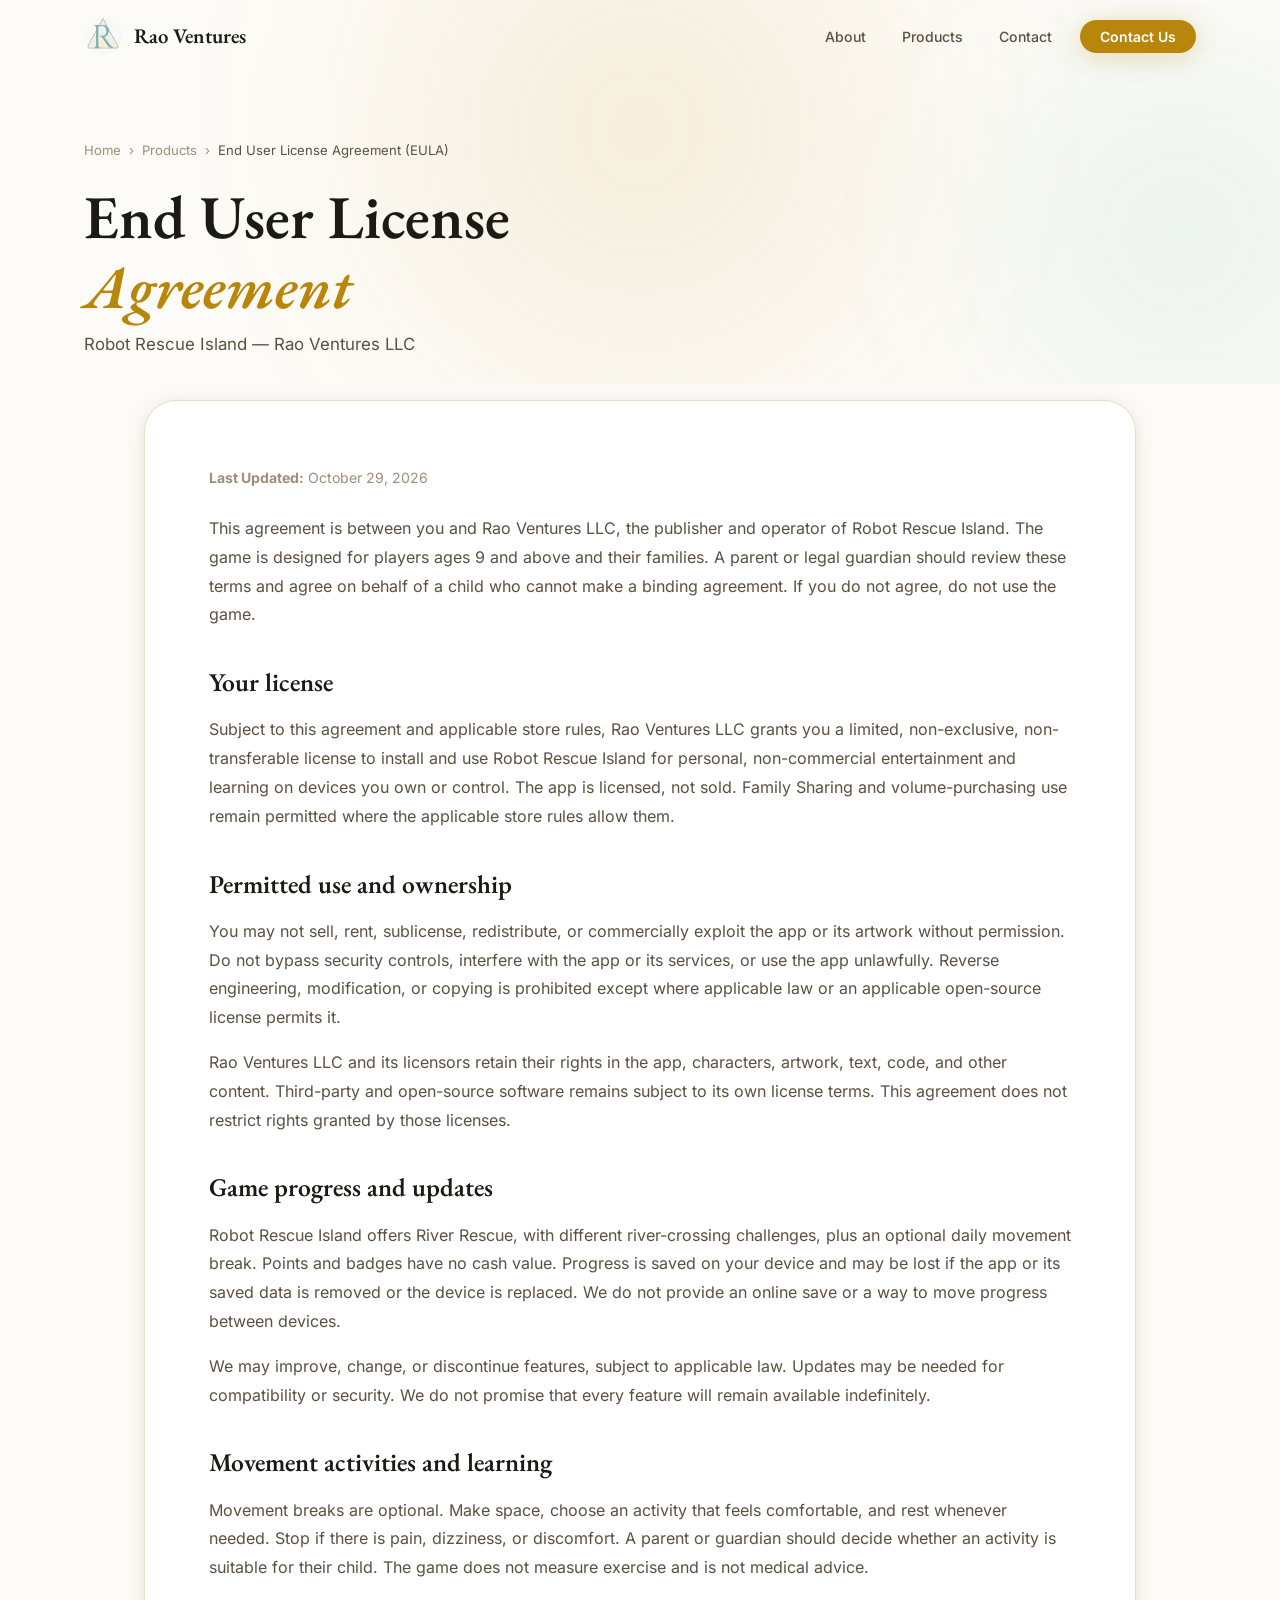
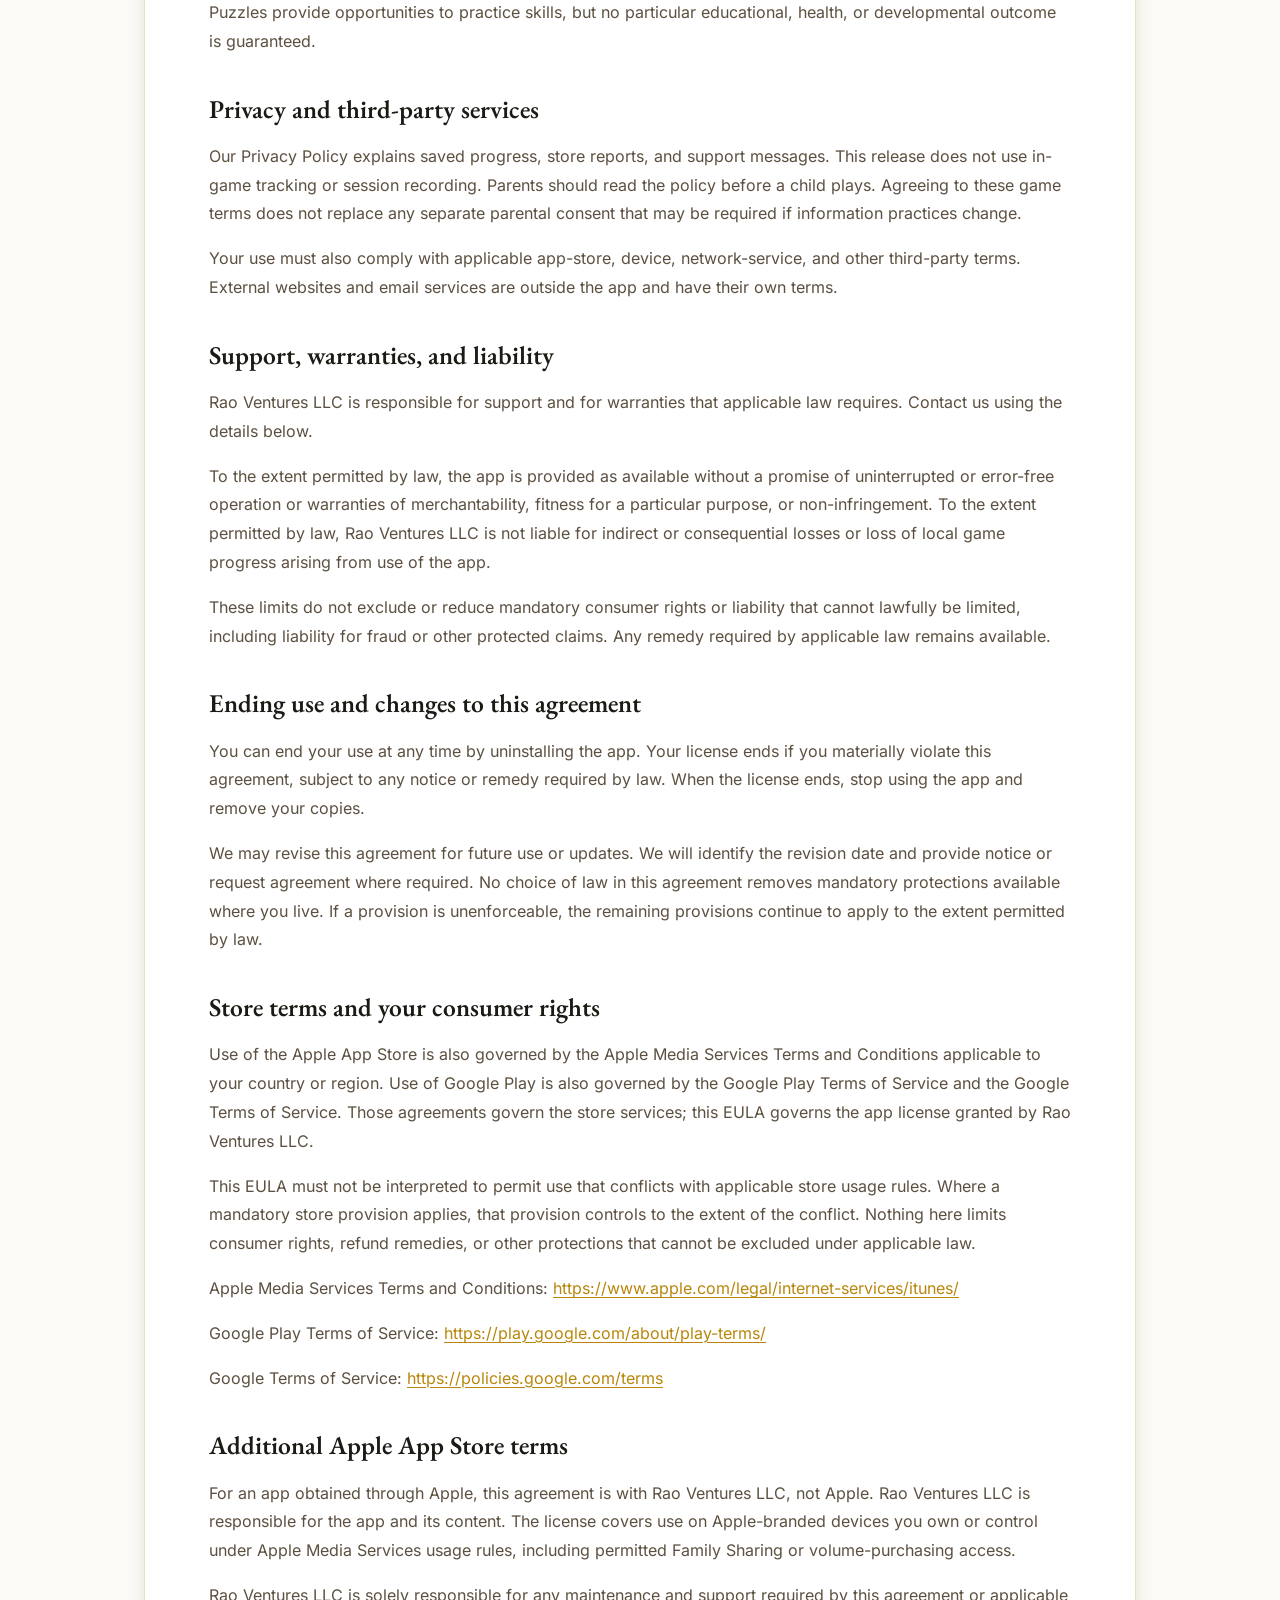
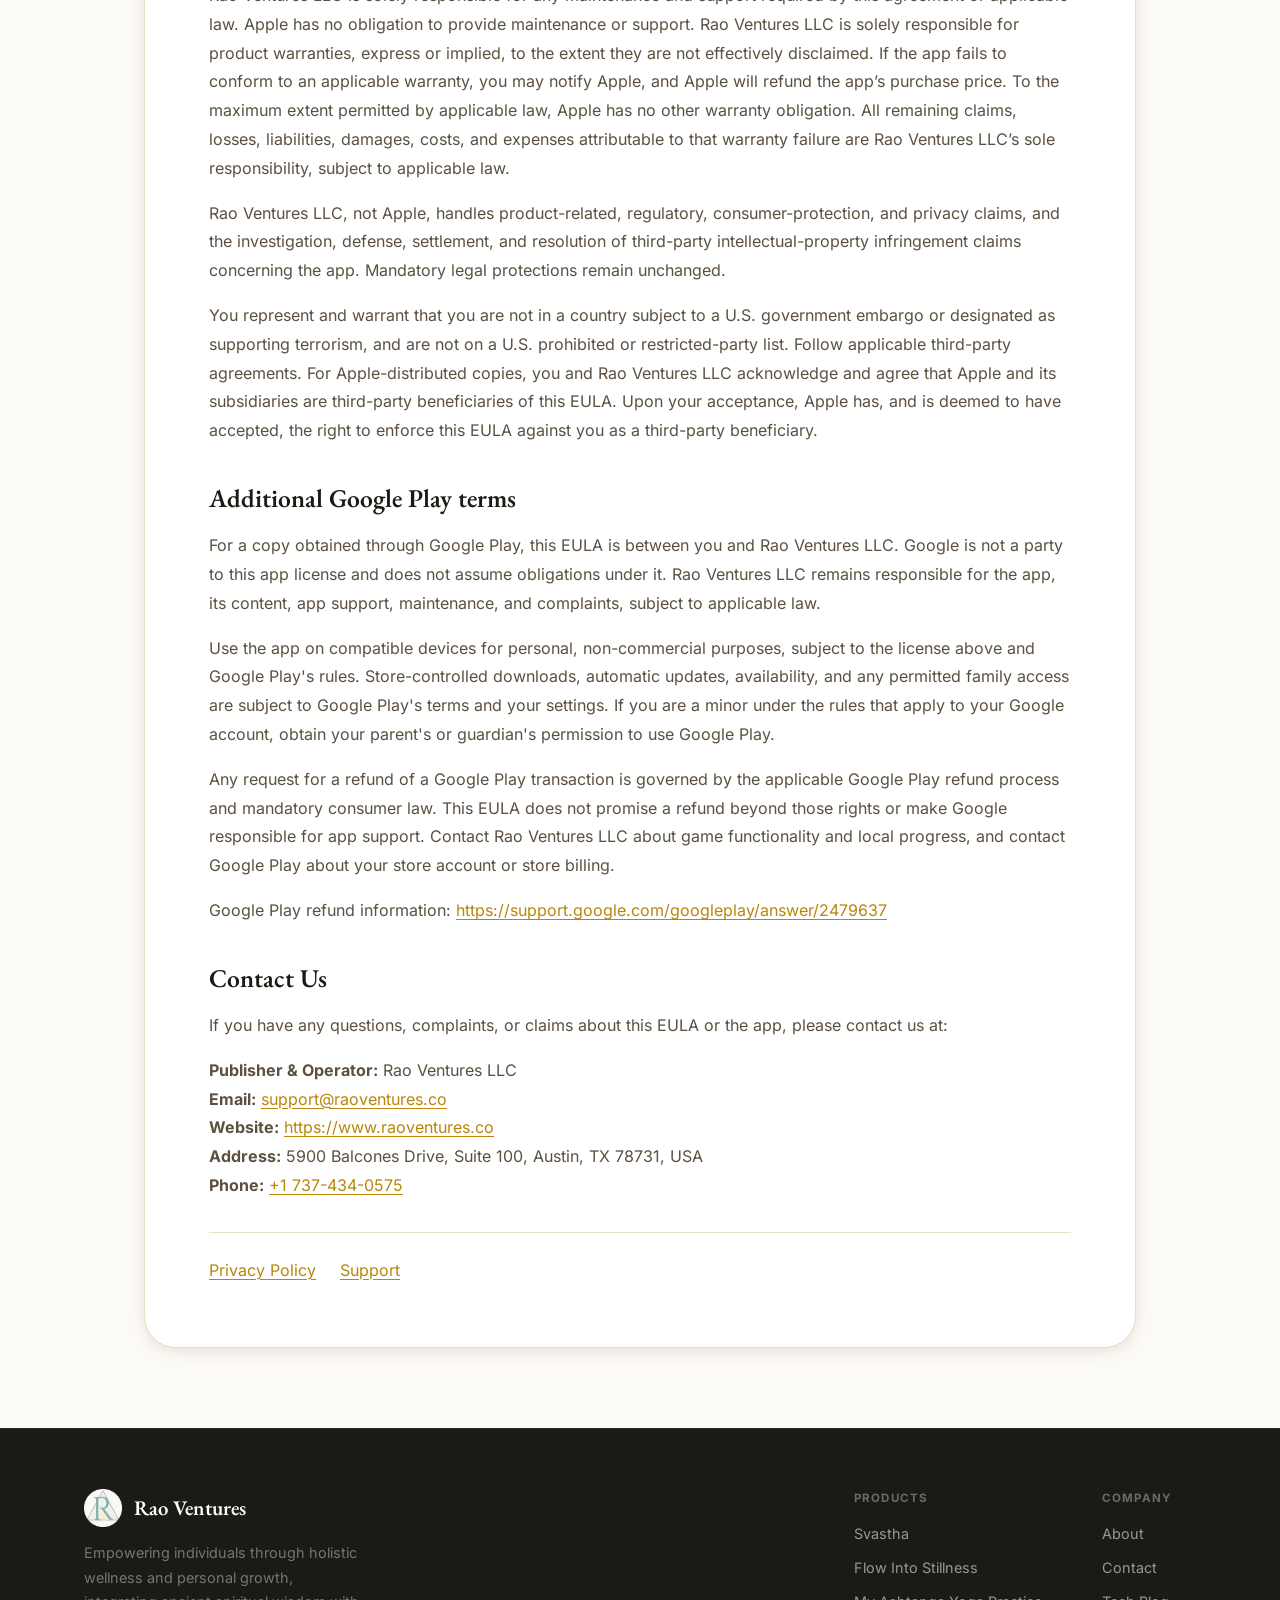
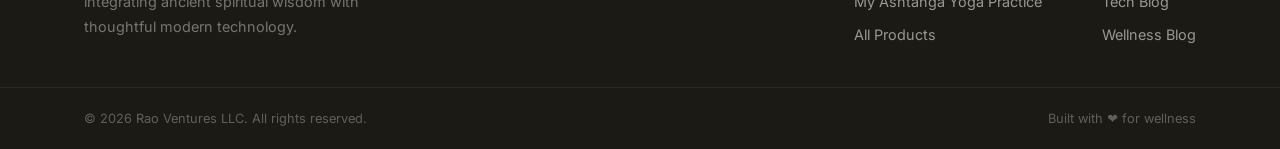
<file: robot-rescue-island-eula.html>
<!DOCTYPE html>
<html lang="en">

<head>
  <meta charset="UTF-8" />
  <meta name="viewport" content="width=device-width, initial-scale=1.0" />
  <meta name="referrer" content="no-referrer" />
  <title>End User License Agreement (EULA) — Robot Rescue Island</title>
  <meta name="description"
    content="End User License Agreement (EULA) for Robot Rescue Island mobile application by Rao Ventures LLC." />
  <meta name="author" content="Rao Ventures LLC" />
  <meta property="og:title" content="End User License Agreement (EULA) — Robot Rescue Island" />
  <meta property="og:description" content="End User License Agreement (EULA) for Robot Rescue Island mobile application." />
  <meta property="og:url" content="https://raoventures.co/robot-rescue-island-eula.html" />
  <meta property="og:type" content="website" />
  <link rel="canonical" href="https://raoventures.co/robot-rescue-island-eula.html" />

  <!-- Local fonts avoid a blocking Google Fonts stylesheet and extra connections. -->
  <link rel="preload" href="fonts/eb-garamond-latin-normal.woff2" as="font" type="font/woff2" crossorigin />
  <link rel="preload" href="fonts/eb-garamond-latin-italic.woff2" as="font" type="font/woff2" crossorigin />
  <link rel="preload" href="fonts/inter-latin-normal.woff2" as="font" type="font/woff2" crossorigin />
  <style>
    @font-face {
      font-family: 'EB Garamond';
      font-style: normal;
      font-weight: 600;
      font-display: optional;
      src: url('fonts/eb-garamond-latin-normal.woff2') format('woff2');
    }
    @font-face {
      font-family: 'EB Garamond';
      font-style: italic;
      font-weight: 600;
      font-display: optional;
      src: url('fonts/eb-garamond-latin-italic.woff2') format('woff2');
    }
    @font-face {
      font-family: 'Inter';
      font-style: normal;
      font-weight: 400 700;
      font-display: optional;
      src: url('fonts/inter-latin-normal.woff2') format('woff2');
    }
  </style>
  <link rel="preload" as="image" href="images/r_logo.webp" fetchpriority="high" type="image/webp" />

  <link rel="stylesheet" href="styles.css" />
  <link rel="icon" type="image/png" href="images/r_logo.png" />

</head>

<body class="robot-legal">
  <a class="skip-link" href="#main-content">Skip to main content</a>

  <!-- Navigation -->
  <nav id="navbar" role="navigation" aria-label="Main navigation">
    <div class="nav-inner container">
      <a href="index.html" class="nav-brand" aria-label="Rao Ventures Home">
        <picture>
          <source srcset="images/r_logo.webp" type="image/webp" />
          <img src="images/r_logo.png" alt="Rao Ventures logo" class="nav-logo-img" width="38" height="38" />
        </picture>
        <span class="nav-brand-name">Rao Ventures</span>
      </a>
      <ul class="nav-links" role="list">
        <li><a href="index.html#about" class="nav-link">About</a></li>
        <li><a href="products.html" class="nav-link">Products</a></li>
        <li><a href="index.html#contact" class="nav-link">Contact</a></li>
        <li><a href="index.html#contact" class="nav-cta" id="nav-contact-btn">Contact Us</a></li>
      </ul>
      <button class="nav-toggle" id="nav-toggle" aria-label="Toggle navigation menu" aria-expanded="false"
        aria-controls="nav-mobile-menu" type="button">
        <span></span><span></span><span></span>
      </button>
    </div>
    <div class="nav-mobile-menu" id="nav-mobile-menu" aria-hidden="true">
      <a href="index.html#about" class="nav-mobile-link">About</a>
      <a href="products.html" class="nav-mobile-link">Products</a>
      <a href="index.html#contact" class="nav-mobile-link">Contact</a>
    </div>
  </nav>

  <!-- Page Hero -->
  <section class="page-hero" aria-labelledby="legal-title" style="padding-bottom: 24px;">
    <div class="page-hero-bg" aria-hidden="true">
      <div class="hero-orb hero-orb-1"></div>
      <div class="hero-orb hero-orb-2"></div>
    </div>
    <div class="container page-hero-content">
      <div class="breadcrumb reveal" aria-label="Breadcrumb">
        <a href="index.html" class="breadcrumb-link">Home</a>
        <span class="breadcrumb-sep" aria-hidden="true">›</span>
        <a href="products.html" class="breadcrumb-link">Products</a>
        <span class="breadcrumb-sep" aria-hidden="true">›</span>
        <span class="breadcrumb-current" aria-current="page">End User License Agreement (EULA)</span>
      </div>
      <h1 id="legal-title" class="page-hero-title reveal reveal-delay-1" style="margin-bottom: 8px;">
        End User License <em>Agreement</em>
      </h1>
      <p class="page-hero-subtitle reveal reveal-delay-2" style="margin-bottom: 0;">
        Robot Rescue Island &mdash; Rao Ventures LLC
      </p>
    </div>
  </section>

  <!-- Content Section -->
  <main id="main-content" class="legal-content" tabindex="-1">
    <div class="container legal-container">
      <article class="legal-card" aria-label="End User License Agreement (EULA)">
        <p class="legal-date"><strong>Last Updated:</strong> October 29, 2026</p>
        <p>This agreement is between you and Rao Ventures LLC, the publisher and operator of Robot Rescue Island. The game is designed for players ages 9 and above and their families. A parent or legal guardian should review these terms and agree on behalf of a child who cannot make a binding agreement. If you do not agree, do not use the game.</p>
        <h2>Your license</h2>
        <p>Subject to this agreement and applicable store rules, Rao Ventures LLC grants you a limited, non-exclusive, non-transferable license to install and use Robot Rescue Island for personal, non-commercial entertainment and learning on devices you own or control. The app is licensed, not sold. Family Sharing and volume-purchasing use remain permitted where the applicable store rules allow them.</p>
        <h2>Permitted use and ownership</h2>
        <p>You may not sell, rent, sublicense, redistribute, or commercially exploit the app or its artwork without permission. Do not bypass security controls, interfere with the app or its services, or use the app unlawfully. Reverse engineering, modification, or copying is prohibited except where applicable law or an applicable open-source license permits it.</p>
        <p>Rao Ventures LLC and its licensors retain their rights in the app, characters, artwork, text, code, and other content. Third-party and open-source software remains subject to its own license terms. This agreement does not restrict rights granted by those licenses.</p>
        <h2>Game progress and updates</h2>
        <p>Robot Rescue Island offers River Rescue, with different river-crossing challenges, plus an optional daily movement break. Points and badges have no cash value. Progress is saved on your device and may be lost if the app or its saved data is removed or the device is replaced. We do not provide an online save or a way to move progress between devices.</p>
        <p>We may improve, change, or discontinue features, subject to applicable law. Updates may be needed for compatibility or security. We do not promise that every feature will remain available indefinitely.</p>
        <h2>Movement activities and learning</h2>
        <p>Movement breaks are optional. Make space, choose an activity that feels comfortable, and rest whenever needed. Stop if there is pain, dizziness, or discomfort. A parent or guardian should decide whether an activity is suitable for their child. The game does not measure exercise and is not medical advice.</p>
        <p>Puzzles provide opportunities to practice skills, but no particular educational, health, or developmental outcome is guaranteed.</p>
        <h2>Privacy and third-party services</h2>
        <p>Our Privacy Policy explains saved progress, store reports, and support messages. This release does not use in-game tracking or session recording. Parents should read the policy before a child plays. Agreeing to these game terms does not replace any separate parental consent that may be required if information practices change.</p>
        <p>Your use must also comply with applicable app-store, device, network-service, and other third-party terms. External websites and email services are outside the app and have their own terms.</p>
        <h2>Support, warranties, and liability</h2>
        <p>Rao Ventures LLC is responsible for support and for warranties that applicable law requires. Contact us using the details below.</p>
        <p>To the extent permitted by law, the app is provided as available without a promise of uninterrupted or error-free operation or warranties of merchantability, fitness for a particular purpose, or non-infringement. To the extent permitted by law, Rao Ventures LLC is not liable for indirect or consequential losses or loss of local game progress arising from use of the app.</p>
        <p>These limits do not exclude or reduce mandatory consumer rights or liability that cannot lawfully be limited, including liability for fraud or other protected claims. Any remedy required by applicable law remains available.</p>
        <h2>Ending use and changes to this agreement</h2>
        <p>You can end your use at any time by uninstalling the app. Your license ends if you materially violate this agreement, subject to any notice or remedy required by law. When the license ends, stop using the app and remove your copies.</p>
        <p>We may revise this agreement for future use or updates. We will identify the revision date and provide notice or request agreement where required. No choice of law in this agreement removes mandatory protections available where you live. If a provision is unenforceable, the remaining provisions continue to apply to the extent permitted by law.</p>
        <h2>Store terms and your consumer rights</h2>
        <p>Use of the Apple App Store is also governed by the Apple Media Services Terms and Conditions applicable to your country or region. Use of Google Play is also governed by the Google Play Terms of Service and the Google Terms of Service. Those agreements govern the store services; this EULA governs the app license granted by Rao Ventures LLC.</p>
        <p>This EULA must not be interpreted to permit use that conflicts with applicable store usage rules. Where a mandatory store provision applies, that provision controls to the extent of the conflict. Nothing here limits consumer rights, refund remedies, or other protections that cannot be excluded under applicable law.</p>
        <p>Apple Media Services Terms and Conditions: <a href="https://www.apple.com/legal/internet-services/itunes/">https://www.apple.com/legal/internet-services/itunes/</a></p>
        <p>Google Play Terms of Service: <a href="https://play.google.com/about/play-terms/">https://play.google.com/about/play-terms/</a></p>
        <p>Google Terms of Service: <a href="https://policies.google.com/terms">https://policies.google.com/terms</a></p>
        <h2>Additional Apple App Store terms</h2>
        <p>For an app obtained through Apple, this agreement is with Rao Ventures LLC, not Apple. Rao Ventures LLC is responsible for the app and its content. The license covers use on Apple-branded devices you own or control under Apple Media Services usage rules, including permitted Family Sharing or volume-purchasing access.</p>
        <p>Rao Ventures LLC is solely responsible for any maintenance and support required by this agreement or applicable law. Apple has no obligation to provide maintenance or support. Rao Ventures LLC is solely responsible for product warranties, express or implied, to the extent they are not effectively disclaimed. If the app fails to conform to an applicable warranty, you may notify Apple, and Apple will refund the app’s purchase price. To the maximum extent permitted by applicable law, Apple has no other warranty obligation. All remaining claims, losses, liabilities, damages, costs, and expenses attributable to that warranty failure are Rao Ventures LLC’s sole responsibility, subject to applicable law.</p>
        <p>Rao Ventures LLC, not Apple, handles product-related, regulatory, consumer-protection, and privacy claims, and the investigation, defense, settlement, and resolution of third-party intellectual-property infringement claims concerning the app. Mandatory legal protections remain unchanged.</p>
        <p>You represent and warrant that you are not in a country subject to a U.S. government embargo or designated as supporting terrorism, and are not on a U.S. prohibited or restricted-party list. Follow applicable third-party agreements. For Apple-distributed copies, you and Rao Ventures LLC acknowledge and agree that Apple and its subsidiaries are third-party beneficiaries of this EULA. Upon your acceptance, Apple has, and is deemed to have accepted, the right to enforce this EULA against you as a third-party beneficiary.</p>
        <h2>Additional Google Play terms</h2>
        <p>For a copy obtained through Google Play, this EULA is between you and Rao Ventures LLC. Google is not a party to this app license and does not assume obligations under it. Rao Ventures LLC remains responsible for the app, its content, app support, maintenance, and complaints, subject to applicable law.</p>
        <p>Use the app on compatible devices for personal, non-commercial purposes, subject to the license above and Google Play&#x27;s rules. Store-controlled downloads, automatic updates, availability, and any permitted family access are subject to Google Play&#x27;s terms and your settings. If you are a minor under the rules that apply to your Google account, obtain your parent&#x27;s or guardian&#x27;s permission to use Google Play.</p>
        <p>Any request for a refund of a Google Play transaction is governed by the applicable Google Play refund process and mandatory consumer law. This EULA does not promise a refund beyond those rights or make Google responsible for app support. Contact Rao Ventures LLC about game functionality and local progress, and contact Google Play about your store account or store billing.</p>
        <p>Google Play refund information: <a href="https://support.google.com/googleplay/answer/2479637">https://support.google.com/googleplay/answer/2479637</a></p>
        <h2>Contact Us</h2>
        <p>If you have any questions, complaints, or claims about this EULA or the app, please contact us at:</p>
        <p><strong>Publisher &amp; Operator:</strong> Rao Ventures LLC<br />
          <strong>Email:</strong> <a href="mailto:support@raoventures.co">support@raoventures.co</a><br />
          <strong>Website:</strong> <a href="https://www.raoventures.co">https://www.raoventures.co</a><br />
          <strong>Address:</strong> 5900 Balcones Drive, Suite 100, Austin, TX 78731, USA<br />
          <strong>Phone:</strong> <a href="tel:+17374340575">+1 737-434-0575</a></p>
        <nav class="legal-related" aria-label="Legal and support">
          <a href="robot-rescue-island-privacy.html">Privacy Policy</a>
          <a href="robot-rescue-island-support.html">Support</a>
        </nav>
      </article>
    </div>
  </main>

  <!-- Footer -->
  <footer class="footer" role="contentinfo">
    <div class="container footer-inner">
      <div class="footer-brand">
        <a href="index.html" class="nav-brand" aria-label="Rao Ventures Home">
          <picture>
            <source srcset="images/r_logo.webp" type="image/webp" />
            <img src="images/r_logo.png" alt="Rao Ventures logo" class="nav-logo-img" width="38" height="38" />
          </picture>
          <span class="nav-brand-name">Rao Ventures</span>
        </a>
        <p class="footer-tagline">Empowering individuals through holistic wellness and personal growth, integrating
          ancient spiritual wisdom with thoughtful modern technology.</p>
      </div>
      <nav class="footer-links" aria-label="Footer navigation">
        <div class="footer-col">
          <h3 class="footer-col-title">Products</h3>
          <a href="https://svastha.co/" class="footer-link" target="_blank" rel="noopener noreferrer">Svastha<span class="sr-only"> (opens in a new tab)</span></a>
          <a href="https://flowintostillness.com/" class="footer-link" target="_blank" rel="noopener noreferrer">Flow
            Into Stillness<span class="sr-only"> (opens in a new tab)</span></a>
          <a href="https://ashtangapractice.com/" class="footer-link" target="_blank" rel="noopener noreferrer">My
            Ashtanga Yoga Practice<span class="sr-only"> (opens in a new tab)</span></a>
          <a href="products.html" class="footer-link">All Products</a>
        </div>
        <div class="footer-col">
          <h3 class="footer-col-title">Company</h3>
          <a href="index.html#about" class="footer-link">About</a>
          <a href="index.html#contact" class="footer-link">Contact</a>
          <a href="https://uidev.net" class="footer-link" target="_blank" rel="noopener noreferrer">Tech Blog<span class="sr-only"> (opens in a new tab)</span></a>
          <a href="https://flowintostillness.com/blog" class="footer-link" target="_blank"
            rel="noopener noreferrer">Wellness Blog<span class="sr-only"> (opens in a new tab)</span></a>
        </div>
      </nav>
    </div>
    <div class="footer-bottom">
      <div class="container footer-bottom-inner">
        <p class="footer-copy">© 2026 Rao Ventures LLC. All rights reserved.</p>
        <p class="footer-made">Built with ❤️ for wellness</p>
      </div>
    </div>
  </footer>

  <script src="main.js" defer></script>
</body>

</html>
</file>
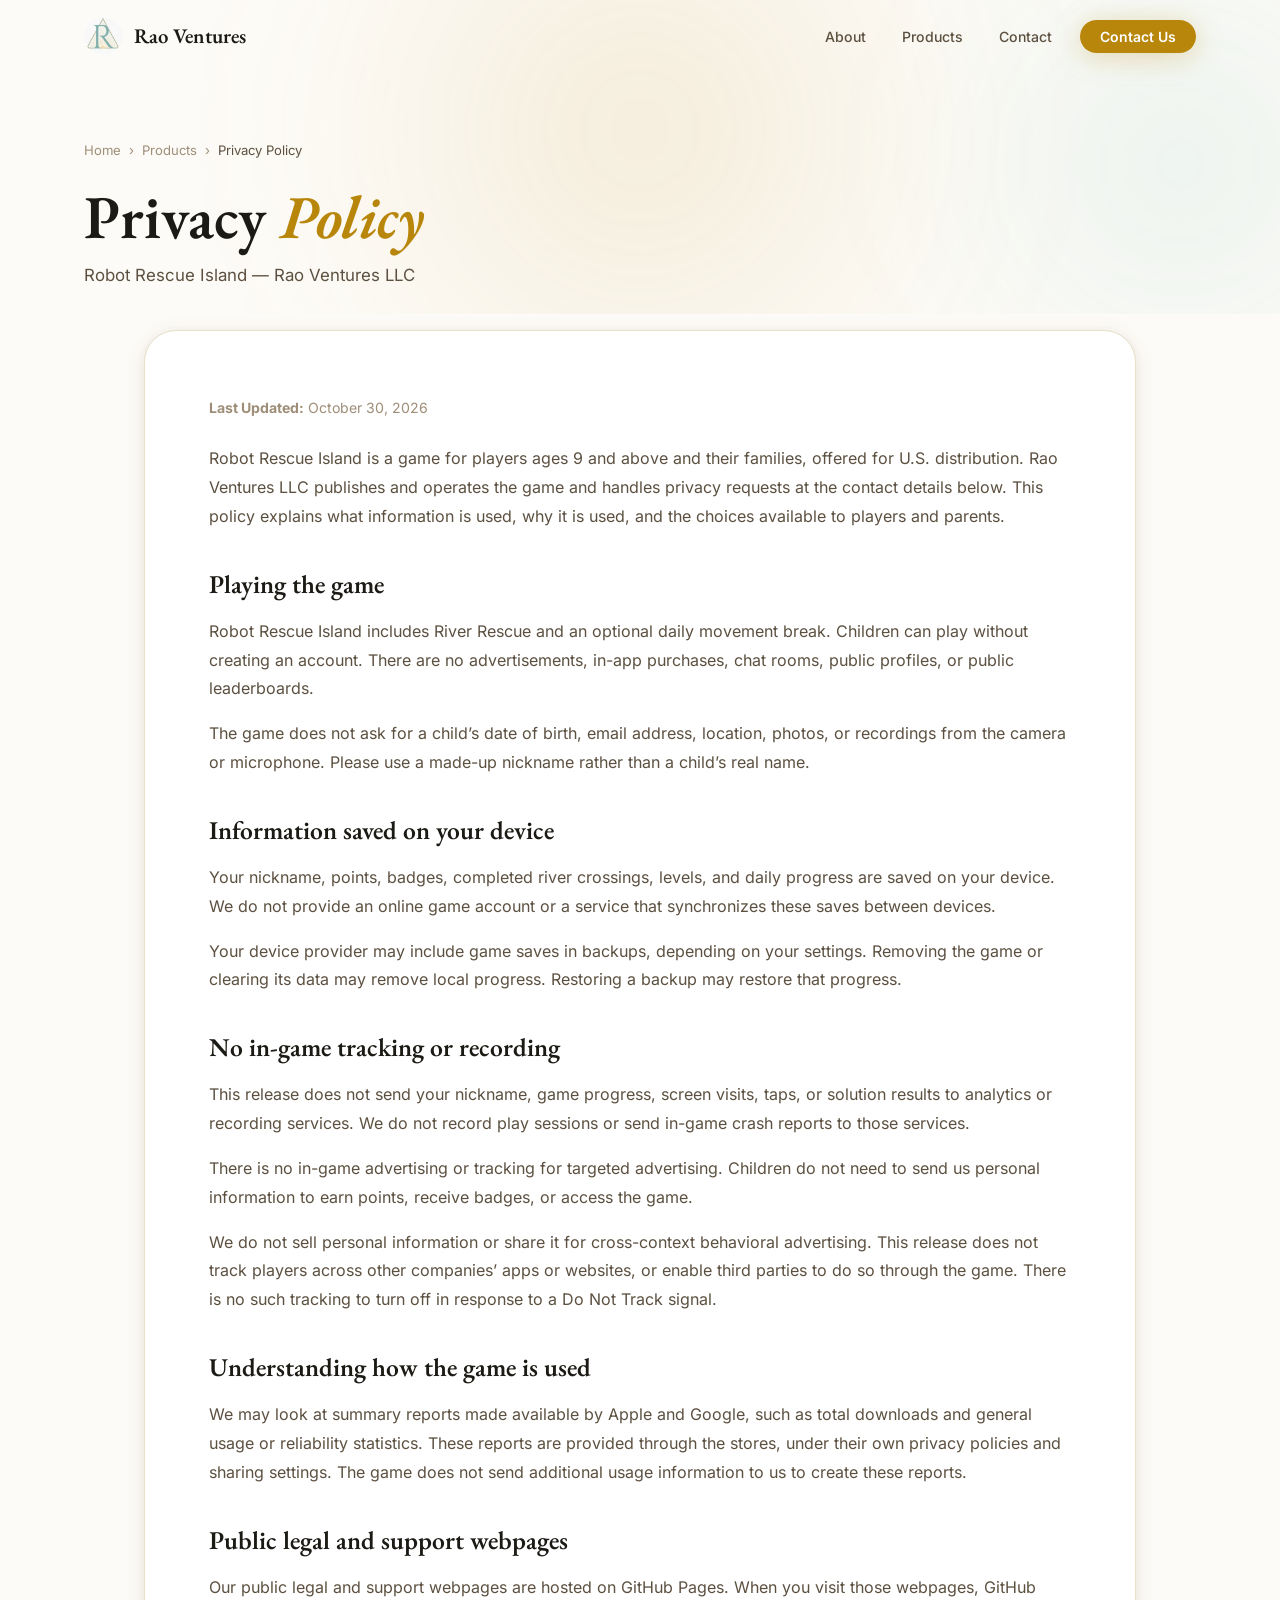
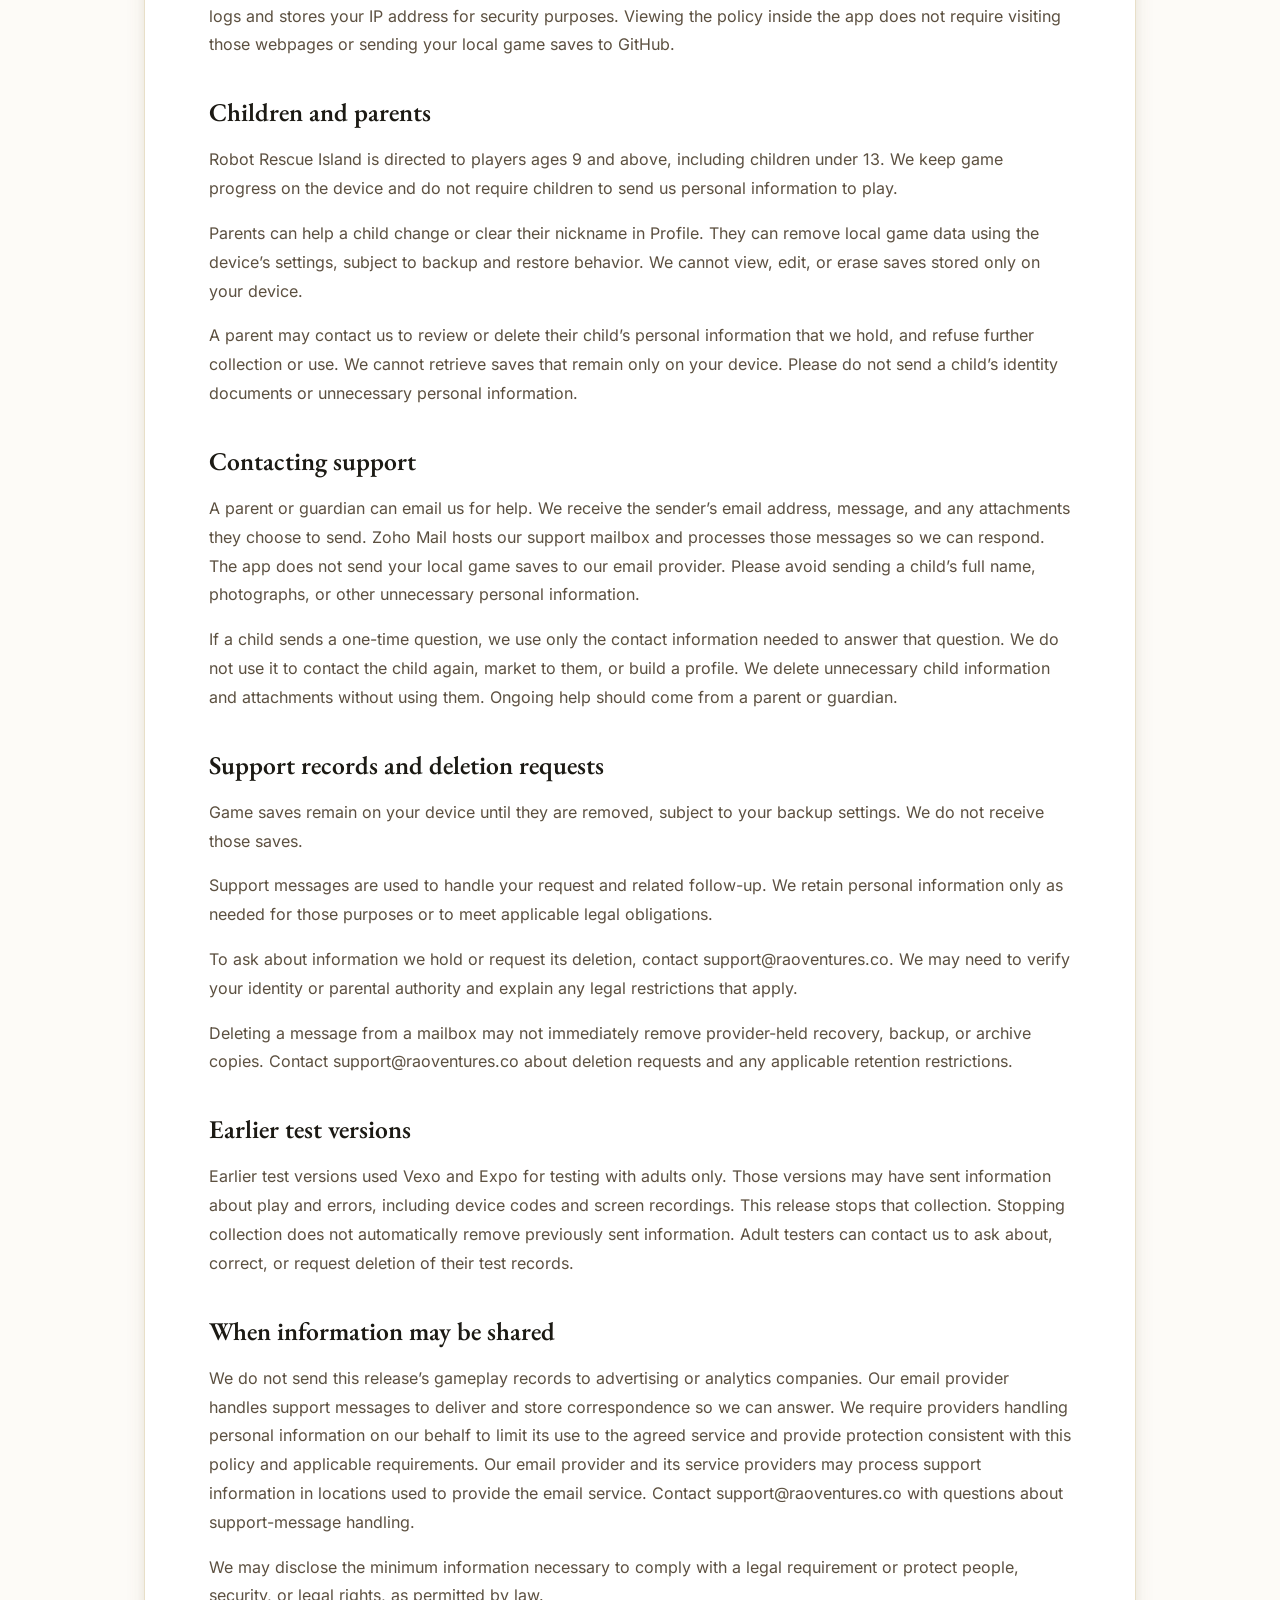
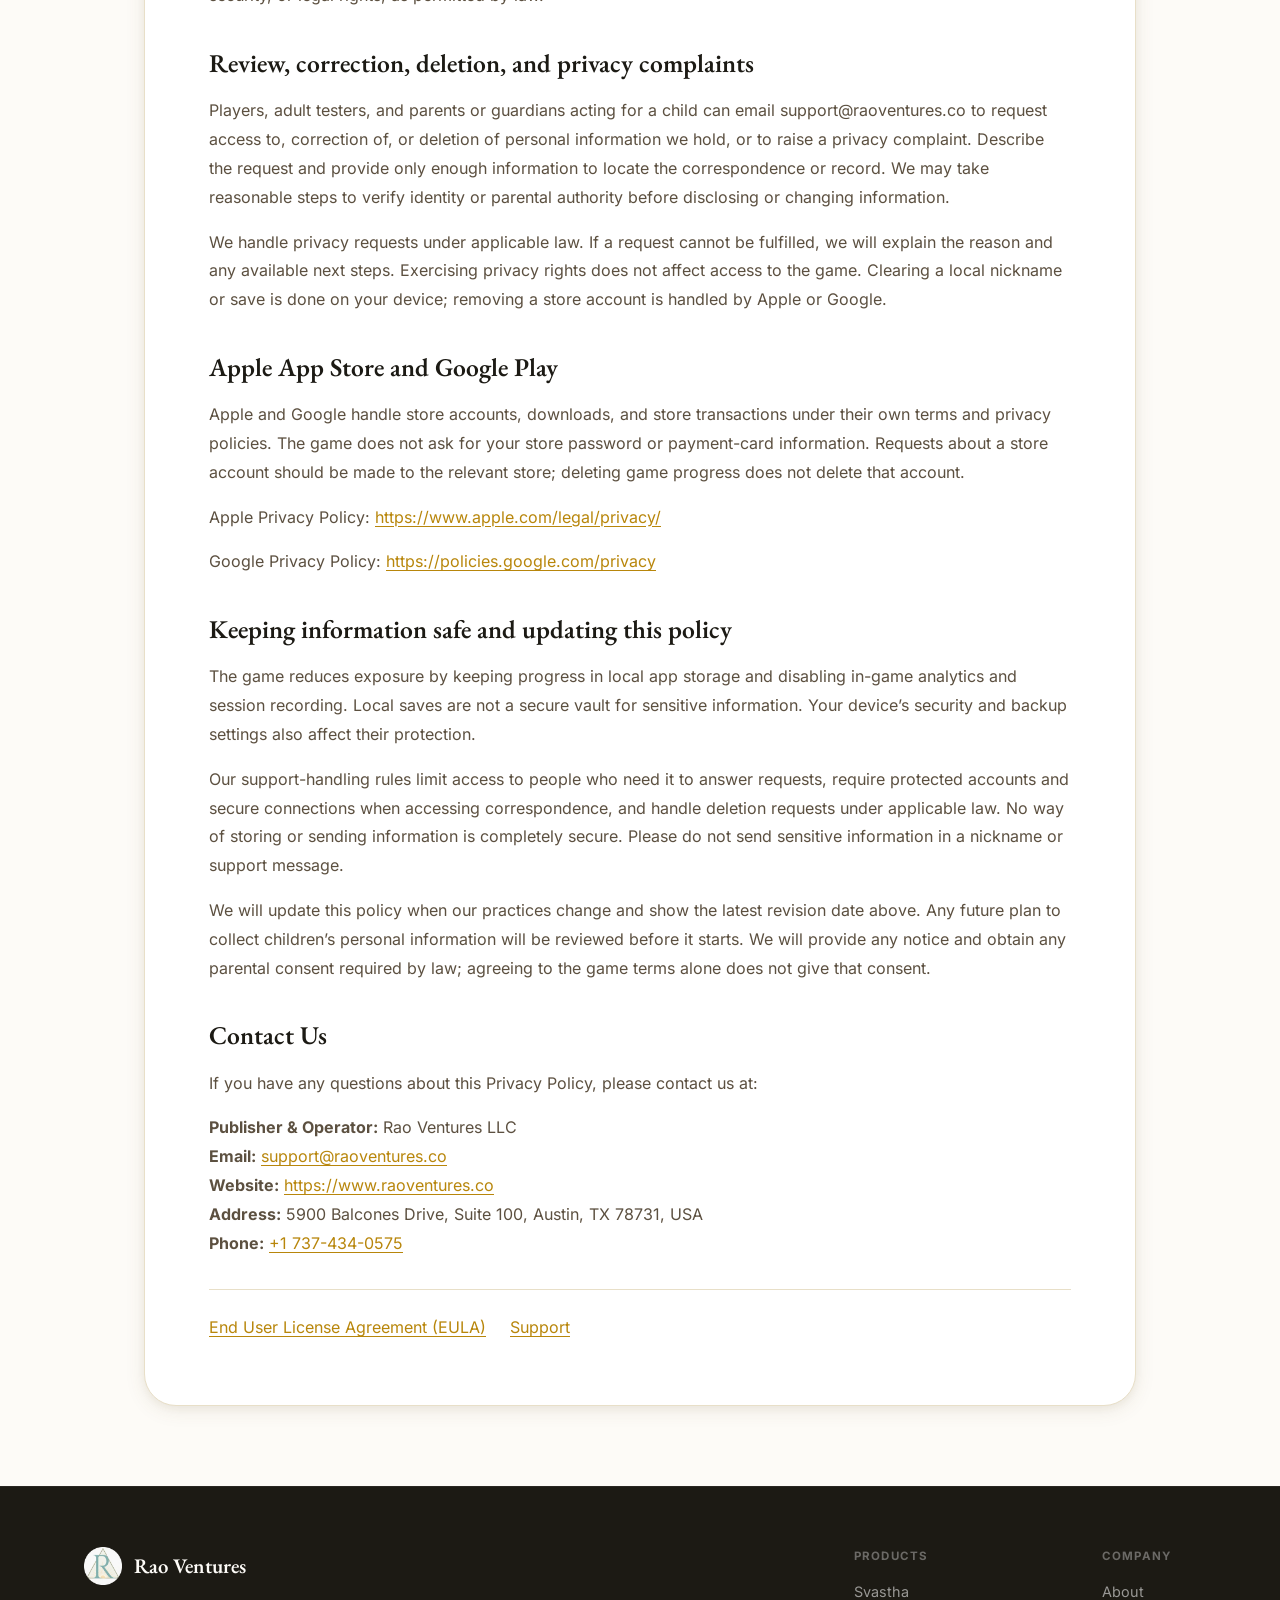
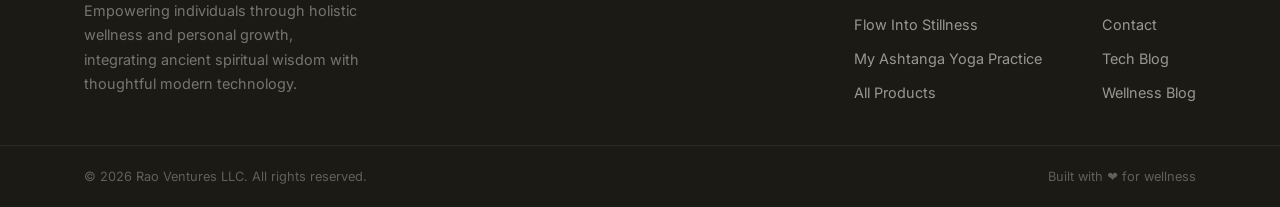
<file: robot-rescue-island-privacy.html>
<!DOCTYPE html>
<html lang="en">

<head>
  <meta charset="UTF-8" />
  <meta name="viewport" content="width=device-width, initial-scale=1.0" />
  <meta name="referrer" content="no-referrer" />
  <title>Privacy Policy — Robot Rescue Island</title>
  <meta name="description"
    content="Privacy Policy for Robot Rescue Island mobile application by Rao Ventures LLC." />
  <meta name="author" content="Rao Ventures LLC" />
  <meta property="og:title" content="Privacy Policy — Robot Rescue Island" />
  <meta property="og:description" content="Privacy Policy for Robot Rescue Island mobile application." />
  <meta property="og:url" content="https://raoventures.co/robot-rescue-island-privacy.html" />
  <meta property="og:type" content="website" />
  <link rel="canonical" href="https://raoventures.co/robot-rescue-island-privacy.html" />

  <!-- Local fonts avoid a blocking Google Fonts stylesheet and extra connections. -->
  <link rel="preload" href="fonts/eb-garamond-latin-normal.woff2" as="font" type="font/woff2" crossorigin />
  <link rel="preload" href="fonts/eb-garamond-latin-italic.woff2" as="font" type="font/woff2" crossorigin />
  <link rel="preload" href="fonts/inter-latin-normal.woff2" as="font" type="font/woff2" crossorigin />
  <style>
    @font-face {
      font-family: 'EB Garamond';
      font-style: normal;
      font-weight: 600;
      font-display: optional;
      src: url('fonts/eb-garamond-latin-normal.woff2') format('woff2');
    }
    @font-face {
      font-family: 'EB Garamond';
      font-style: italic;
      font-weight: 600;
      font-display: optional;
      src: url('fonts/eb-garamond-latin-italic.woff2') format('woff2');
    }
    @font-face {
      font-family: 'Inter';
      font-style: normal;
      font-weight: 400 700;
      font-display: optional;
      src: url('fonts/inter-latin-normal.woff2') format('woff2');
    }
  </style>
  <link rel="preload" as="image" href="images/r_logo.webp" fetchpriority="high" type="image/webp" />

  <link rel="stylesheet" href="styles.css" />
  <link rel="icon" type="image/png" href="images/r_logo.png" />

</head>

<body class="robot-legal">
  <a class="skip-link" href="#main-content">Skip to main content</a>

  <!-- Navigation -->
  <nav id="navbar" role="navigation" aria-label="Main navigation">
    <div class="nav-inner container">
      <a href="index.html" class="nav-brand" aria-label="Rao Ventures Home">
        <picture>
          <source srcset="images/r_logo.webp" type="image/webp" />
          <img src="images/r_logo.png" alt="Rao Ventures logo" class="nav-logo-img" width="38" height="38" />
        </picture>
        <span class="nav-brand-name">Rao Ventures</span>
      </a>
      <ul class="nav-links" role="list">
        <li><a href="index.html#about" class="nav-link">About</a></li>
        <li><a href="products.html" class="nav-link">Products</a></li>
        <li><a href="index.html#contact" class="nav-link">Contact</a></li>
        <li><a href="index.html#contact" class="nav-cta" id="nav-contact-btn">Contact Us</a></li>
      </ul>
      <button class="nav-toggle" id="nav-toggle" aria-label="Toggle navigation menu" aria-expanded="false"
        aria-controls="nav-mobile-menu" type="button">
        <span></span><span></span><span></span>
      </button>
    </div>
    <div class="nav-mobile-menu" id="nav-mobile-menu" aria-hidden="true">
      <a href="index.html#about" class="nav-mobile-link">About</a>
      <a href="products.html" class="nav-mobile-link">Products</a>
      <a href="index.html#contact" class="nav-mobile-link">Contact</a>
    </div>
  </nav>

  <!-- Page Hero -->
  <section class="page-hero" aria-labelledby="legal-title" style="padding-bottom: 24px;">
    <div class="page-hero-bg" aria-hidden="true">
      <div class="hero-orb hero-orb-1"></div>
      <div class="hero-orb hero-orb-2"></div>
    </div>
    <div class="container page-hero-content">
      <div class="breadcrumb reveal" aria-label="Breadcrumb">
        <a href="index.html" class="breadcrumb-link">Home</a>
        <span class="breadcrumb-sep" aria-hidden="true">›</span>
        <a href="products.html" class="breadcrumb-link">Products</a>
        <span class="breadcrumb-sep" aria-hidden="true">›</span>
        <span class="breadcrumb-current" aria-current="page">Privacy Policy</span>
      </div>
      <h1 id="legal-title" class="page-hero-title reveal reveal-delay-1" style="margin-bottom: 8px;">
        Privacy <em>Policy</em>
      </h1>
      <p class="page-hero-subtitle reveal reveal-delay-2" style="margin-bottom: 0;">
        Robot Rescue Island &mdash; Rao Ventures LLC
      </p>
    </div>
  </section>

  <!-- Content Section -->
  <main id="main-content" class="legal-content" tabindex="-1">
    <div class="container legal-container">
      <article class="legal-card" aria-label="Privacy Policy">
        <p class="legal-date"><strong>Last Updated:</strong> October 30, 2026</p>
        <p>Robot Rescue Island is a game for players ages 9 and above and their families, offered for U.S. distribution. Rao Ventures LLC publishes and operates the game and handles privacy requests at the contact details below. This policy explains what information is used, why it is used, and the choices available to players and parents.</p>
        <h2>Playing the game</h2>
        <p>Robot Rescue Island includes River Rescue and an optional daily movement break. Children can play without creating an account. There are no advertisements, in-app purchases, chat rooms, public profiles, or public leaderboards.</p>
        <p>The game does not ask for a child’s date of birth, email address, location, photos, or recordings from the camera or microphone. Please use a made-up nickname rather than a child’s real name.</p>
        <h2>Information saved on your device</h2>
        <p>Your nickname, points, badges, completed river crossings, levels, and daily progress are saved on your device. We do not provide an online game account or a service that synchronizes these saves between devices.</p>
        <p>Your device provider may include game saves in backups, depending on your settings. Removing the game or clearing its data may remove local progress. Restoring a backup may restore that progress.</p>
        <h2>No in-game tracking or recording</h2>
        <p>This release does not send your nickname, game progress, screen visits, taps, or solution results to analytics or recording services. We do not record play sessions or send in-game crash reports to those services.</p>
        <p>There is no in-game advertising or tracking for targeted advertising. Children do not need to send us personal information to earn points, receive badges, or access the game.</p>
        <p>We do not sell personal information or share it for cross-context behavioral advertising. This release does not track players across other companies’ apps or websites, or enable third parties to do so through the game. There is no such tracking to turn off in response to a Do Not Track signal.</p>
        <h2>Understanding how the game is used</h2>
        <p>We may look at summary reports made available by Apple and Google, such as total downloads and general usage or reliability statistics. These reports are provided through the stores, under their own privacy policies and sharing settings. The game does not send additional usage information to us to create these reports.</p>
        <h2>Public legal and support webpages</h2>
        <p>Our public legal and support webpages are hosted on GitHub Pages. When you visit those webpages, GitHub logs and stores your IP address for security purposes. Viewing the policy inside the app does not require visiting those webpages or sending your local game saves to GitHub.</p>
        <h2>Children and parents</h2>
        <p>Robot Rescue Island is directed to players ages 9 and above, including children under 13. We keep game progress on the device and do not require children to send us personal information to play.</p>
        <p>Parents can help a child change or clear their nickname in Profile. They can remove local game data using the device’s settings, subject to backup and restore behavior. We cannot view, edit, or erase saves stored only on your device.</p>
        <p>A parent may contact us to review or delete their child’s personal information that we hold, and refuse further collection or use. We cannot retrieve saves that remain only on your device. Please do not send a child’s identity documents or unnecessary personal information.</p>
        <h2>Contacting support</h2>
        <p>A parent or guardian can email us for help. We receive the sender’s email address, message, and any attachments they choose to send. Zoho Mail hosts our support mailbox and processes those messages so we can respond. The app does not send your local game saves to our email provider. Please avoid sending a child’s full name, photographs, or other unnecessary personal information.</p>
        <p>If a child sends a one-time question, we use only the contact information needed to answer that question. We do not use it to contact the child again, market to them, or build a profile. We delete unnecessary child information and attachments without using them. Ongoing help should come from a parent or guardian.</p>
        <h2>Support records and deletion requests</h2>
        <p>Game saves remain on your device until they are removed, subject to your backup settings. We do not receive those saves.</p>
        <p>Support messages are used to handle your request and related follow-up. We retain personal information only as needed for those purposes or to meet applicable legal obligations.</p>
        <p>To ask about information we hold or request its deletion, contact support@raoventures.co. We may need to verify your identity or parental authority and explain any legal restrictions that apply.</p>
        <p>Deleting a message from a mailbox may not immediately remove provider-held recovery, backup, or archive copies. Contact support@raoventures.co about deletion requests and any applicable retention restrictions.</p>
        <h2>Earlier test versions</h2>
        <p>Earlier test versions used Vexo and Expo for testing with adults only. Those versions may have sent information about play and errors, including device codes and screen recordings. This release stops that collection. Stopping collection does not automatically remove previously sent information. Adult testers can contact us to ask about, correct, or request deletion of their test records.</p>
        <h2>When information may be shared</h2>
        <p>We do not send this release’s gameplay records to advertising or analytics companies. Our email provider handles support messages to deliver and store correspondence so we can answer. We require providers handling personal information on our behalf to limit its use to the agreed service and provide protection consistent with this policy and applicable requirements. Our email provider and its service providers may process support information in locations used to provide the email service. Contact support@raoventures.co with questions about support-message handling.</p>
        <p>We may disclose the minimum information necessary to comply with a legal requirement or protect people, security, or legal rights, as permitted by law.</p>
        <h2>Review, correction, deletion, and privacy complaints</h2>
        <p>Players, adult testers, and parents or guardians acting for a child can email support@raoventures.co to request access to, correction of, or deletion of personal information we hold, or to raise a privacy complaint. Describe the request and provide only enough information to locate the correspondence or record. We may take reasonable steps to verify identity or parental authority before disclosing or changing information.</p>
        <p>We handle privacy requests under applicable law. If a request cannot be fulfilled, we will explain the reason and any available next steps. Exercising privacy rights does not affect access to the game. Clearing a local nickname or save is done on your device; removing a store account is handled by Apple or Google.</p>
        <h2>Apple App Store and Google Play</h2>
        <p>Apple and Google handle store accounts, downloads, and store transactions under their own terms and privacy policies. The game does not ask for your store password or payment-card information. Requests about a store account should be made to the relevant store; deleting game progress does not delete that account.</p>
        <p>Apple Privacy Policy: <a href="https://www.apple.com/legal/privacy/">https://www.apple.com/legal/privacy/</a></p>
        <p>Google Privacy Policy: <a href="https://policies.google.com/privacy">https://policies.google.com/privacy</a></p>
        <h2>Keeping information safe and updating this policy</h2>
        <p>The game reduces exposure by keeping progress in local app storage and disabling in-game analytics and session recording. Local saves are not a secure vault for sensitive information. Your device’s security and backup settings also affect their protection.</p>
        <p>Our support-handling rules limit access to people who need it to answer requests, require protected accounts and secure connections when accessing correspondence, and handle deletion requests under applicable law. No way of storing or sending information is completely secure. Please do not send sensitive information in a nickname or support message.</p>
        <p>We will update this policy when our practices change and show the latest revision date above. Any future plan to collect children’s personal information will be reviewed before it starts. We will provide any notice and obtain any parental consent required by law; agreeing to the game terms alone does not give that consent.</p>
        <h2>Contact Us</h2>
        <p>If you have any questions about this Privacy Policy, please contact us at:</p>
        <p><strong>Publisher &amp; Operator:</strong> Rao Ventures LLC<br />
          <strong>Email:</strong> <a href="mailto:support@raoventures.co">support@raoventures.co</a><br />
          <strong>Website:</strong> <a href="https://www.raoventures.co">https://www.raoventures.co</a><br />
          <strong>Address:</strong> 5900 Balcones Drive, Suite 100, Austin, TX 78731, USA<br />
          <strong>Phone:</strong> <a href="tel:+17374340575">+1 737-434-0575</a></p>
        <nav class="legal-related" aria-label="Legal and support">
          <a href="robot-rescue-island-eula.html">End User License Agreement (EULA)</a>
          <a href="robot-rescue-island-support.html">Support</a>
        </nav>
      </article>
    </div>
  </main>

  <!-- Footer -->
  <footer class="footer" role="contentinfo">
    <div class="container footer-inner">
      <div class="footer-brand">
        <a href="index.html" class="nav-brand" aria-label="Rao Ventures Home">
          <picture>
            <source srcset="images/r_logo.webp" type="image/webp" />
            <img src="images/r_logo.png" alt="Rao Ventures logo" class="nav-logo-img" width="38" height="38" />
          </picture>
          <span class="nav-brand-name">Rao Ventures</span>
        </a>
        <p class="footer-tagline">Empowering individuals through holistic wellness and personal growth, integrating
          ancient spiritual wisdom with thoughtful modern technology.</p>
      </div>
      <nav class="footer-links" aria-label="Footer navigation">
        <div class="footer-col">
          <h3 class="footer-col-title">Products</h3>
          <a href="https://svastha.co/" class="footer-link" target="_blank" rel="noopener noreferrer">Svastha<span class="sr-only"> (opens in a new tab)</span></a>
          <a href="https://flowintostillness.com/" class="footer-link" target="_blank" rel="noopener noreferrer">Flow
            Into Stillness<span class="sr-only"> (opens in a new tab)</span></a>
          <a href="https://ashtangapractice.com/" class="footer-link" target="_blank" rel="noopener noreferrer">My
            Ashtanga Yoga Practice<span class="sr-only"> (opens in a new tab)</span></a>
          <a href="products.html" class="footer-link">All Products</a>
        </div>
        <div class="footer-col">
          <h3 class="footer-col-title">Company</h3>
          <a href="index.html#about" class="footer-link">About</a>
          <a href="index.html#contact" class="footer-link">Contact</a>
          <a href="https://uidev.net" class="footer-link" target="_blank" rel="noopener noreferrer">Tech Blog<span class="sr-only"> (opens in a new tab)</span></a>
          <a href="https://flowintostillness.com/blog" class="footer-link" target="_blank"
            rel="noopener noreferrer">Wellness Blog<span class="sr-only"> (opens in a new tab)</span></a>
        </div>
      </nav>
    </div>
    <div class="footer-bottom">
      <div class="container footer-bottom-inner">
        <p class="footer-copy">© 2026 Rao Ventures LLC. All rights reserved.</p>
        <p class="footer-made">Built with ❤️ for wellness</p>
      </div>
    </div>
  </footer>

  <script src="main.js" defer></script>
</body>

</html>
</file>
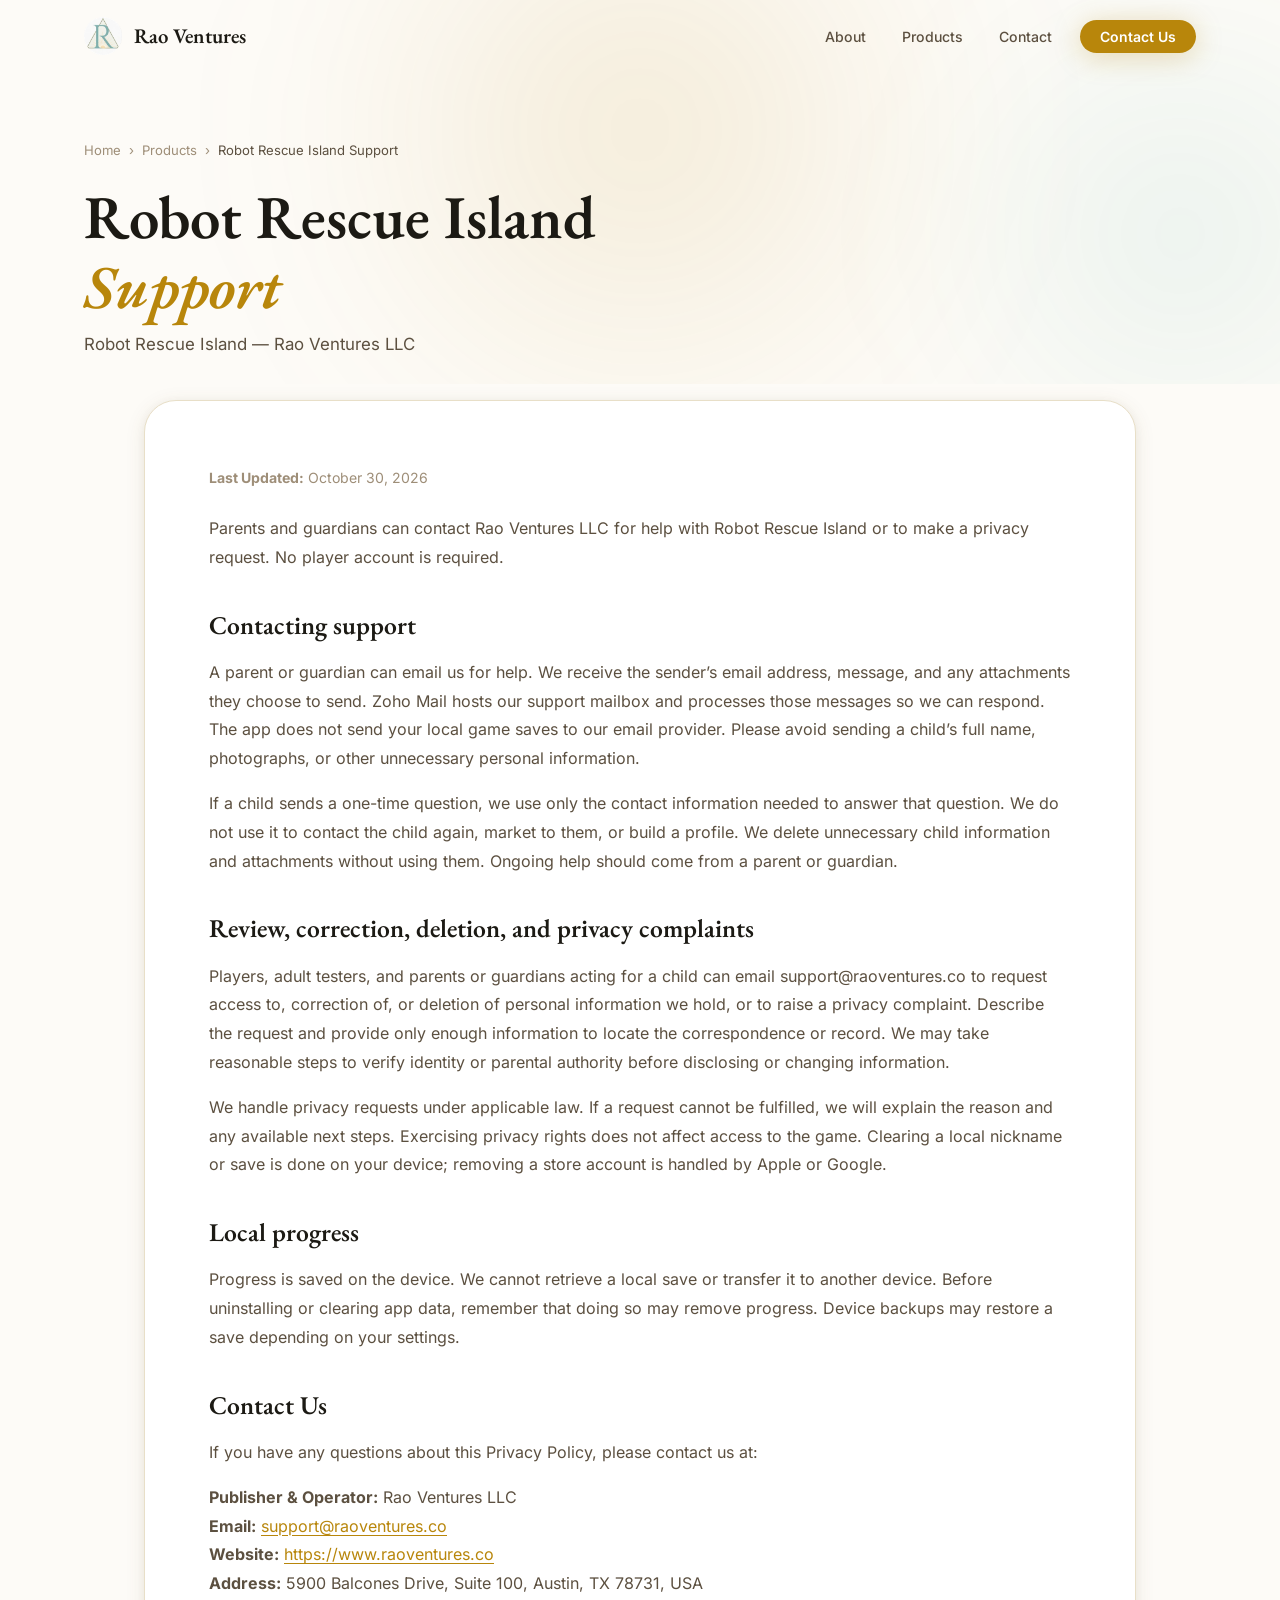
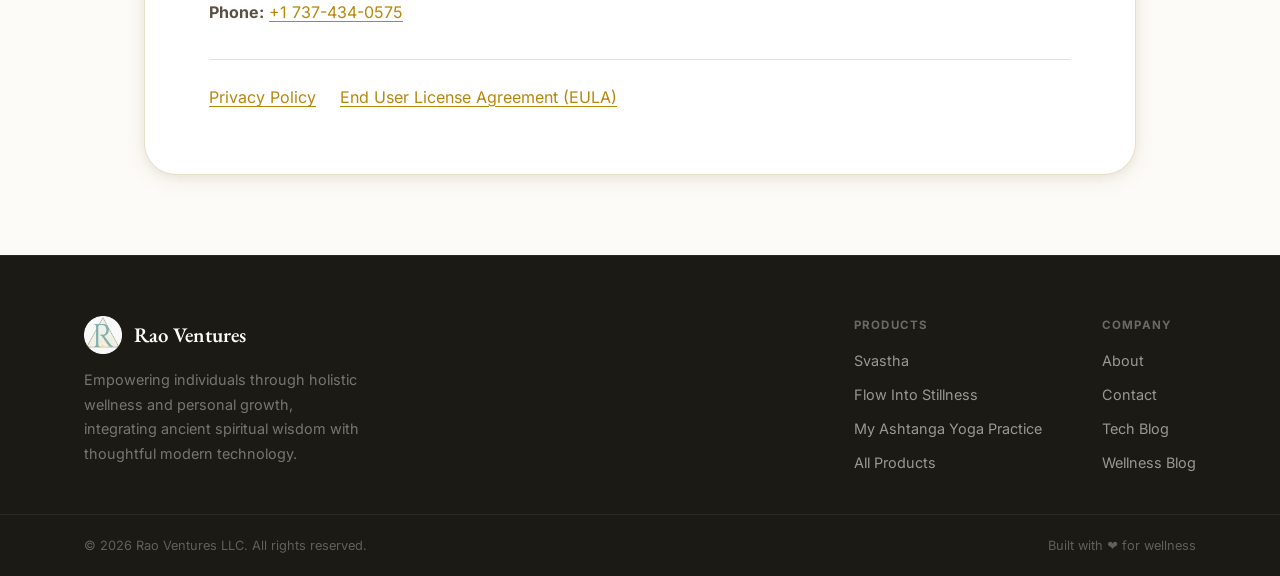
<file: robot-rescue-island-support.html>
<!DOCTYPE html>
<html lang="en">

<head>
  <meta charset="UTF-8" />
  <meta name="viewport" content="width=device-width, initial-scale=1.0" />
  <meta name="referrer" content="no-referrer" />
  <title>Robot Rescue Island Support — Robot Rescue Island</title>
  <meta name="description"
    content="Robot Rescue Island Support for Robot Rescue Island mobile application by Rao Ventures LLC." />
  <meta name="author" content="Rao Ventures LLC" />
  <meta property="og:title" content="Robot Rescue Island Support — Robot Rescue Island" />
  <meta property="og:description" content="Robot Rescue Island Support for Robot Rescue Island mobile application." />
  <meta property="og:url" content="https://raoventures.co/robot-rescue-island-support.html" />
  <meta property="og:type" content="website" />
  <link rel="canonical" href="https://raoventures.co/robot-rescue-island-support.html" />

  <!-- Local fonts avoid a blocking Google Fonts stylesheet and extra connections. -->
  <link rel="preload" href="fonts/eb-garamond-latin-normal.woff2" as="font" type="font/woff2" crossorigin />
  <link rel="preload" href="fonts/eb-garamond-latin-italic.woff2" as="font" type="font/woff2" crossorigin />
  <link rel="preload" href="fonts/inter-latin-normal.woff2" as="font" type="font/woff2" crossorigin />
  <style>
    @font-face {
      font-family: 'EB Garamond';
      font-style: normal;
      font-weight: 600;
      font-display: optional;
      src: url('fonts/eb-garamond-latin-normal.woff2') format('woff2');
    }
    @font-face {
      font-family: 'EB Garamond';
      font-style: italic;
      font-weight: 600;
      font-display: optional;
      src: url('fonts/eb-garamond-latin-italic.woff2') format('woff2');
    }
    @font-face {
      font-family: 'Inter';
      font-style: normal;
      font-weight: 400 700;
      font-display: optional;
      src: url('fonts/inter-latin-normal.woff2') format('woff2');
    }
  </style>
  <link rel="preload" as="image" href="images/r_logo.webp" fetchpriority="high" type="image/webp" />

  <link rel="stylesheet" href="styles.css" />
  <link rel="icon" type="image/png" href="images/r_logo.png" />

</head>

<body class="robot-legal">
  <a class="skip-link" href="#main-content">Skip to main content</a>

  <!-- Navigation -->
  <nav id="navbar" role="navigation" aria-label="Main navigation">
    <div class="nav-inner container">
      <a href="index.html" class="nav-brand" aria-label="Rao Ventures Home">
        <picture>
          <source srcset="images/r_logo.webp" type="image/webp" />
          <img src="images/r_logo.png" alt="Rao Ventures logo" class="nav-logo-img" width="38" height="38" />
        </picture>
        <span class="nav-brand-name">Rao Ventures</span>
      </a>
      <ul class="nav-links" role="list">
        <li><a href="index.html#about" class="nav-link">About</a></li>
        <li><a href="products.html" class="nav-link">Products</a></li>
        <li><a href="index.html#contact" class="nav-link">Contact</a></li>
        <li><a href="index.html#contact" class="nav-cta" id="nav-contact-btn">Contact Us</a></li>
      </ul>
      <button class="nav-toggle" id="nav-toggle" aria-label="Toggle navigation menu" aria-expanded="false"
        aria-controls="nav-mobile-menu" type="button">
        <span></span><span></span><span></span>
      </button>
    </div>
    <div class="nav-mobile-menu" id="nav-mobile-menu" aria-hidden="true">
      <a href="index.html#about" class="nav-mobile-link">About</a>
      <a href="products.html" class="nav-mobile-link">Products</a>
      <a href="index.html#contact" class="nav-mobile-link">Contact</a>
    </div>
  </nav>

  <!-- Page Hero -->
  <section class="page-hero" aria-labelledby="legal-title" style="padding-bottom: 24px;">
    <div class="page-hero-bg" aria-hidden="true">
      <div class="hero-orb hero-orb-1"></div>
      <div class="hero-orb hero-orb-2"></div>
    </div>
    <div class="container page-hero-content">
      <div class="breadcrumb reveal" aria-label="Breadcrumb">
        <a href="index.html" class="breadcrumb-link">Home</a>
        <span class="breadcrumb-sep" aria-hidden="true">›</span>
        <a href="products.html" class="breadcrumb-link">Products</a>
        <span class="breadcrumb-sep" aria-hidden="true">›</span>
        <span class="breadcrumb-current" aria-current="page">Robot Rescue Island Support</span>
      </div>
      <h1 id="legal-title" class="page-hero-title reveal reveal-delay-1" style="margin-bottom: 8px;">
        Robot Rescue Island <em>Support</em>
      </h1>
      <p class="page-hero-subtitle reveal reveal-delay-2" style="margin-bottom: 0;">
        Robot Rescue Island &mdash; Rao Ventures LLC
      </p>
    </div>
  </section>

  <!-- Content Section -->
  <main id="main-content" class="legal-content" tabindex="-1">
    <div class="container legal-container">
      <article class="legal-card" aria-label="Robot Rescue Island Support">
        <p class="legal-date"><strong>Last Updated:</strong> October 30, 2026</p>
        <p>Parents and guardians can contact Rao Ventures LLC for help with Robot Rescue Island or to make a privacy request. No player account is required.</p>
        <h2>Contacting support</h2>
        <p>A parent or guardian can email us for help. We receive the sender’s email address, message, and any attachments they choose to send. Zoho Mail hosts our support mailbox and processes those messages so we can respond. The app does not send your local game saves to our email provider. Please avoid sending a child’s full name, photographs, or other unnecessary personal information.</p>
        <p>If a child sends a one-time question, we use only the contact information needed to answer that question. We do not use it to contact the child again, market to them, or build a profile. We delete unnecessary child information and attachments without using them. Ongoing help should come from a parent or guardian.</p>
        <h2>Review, correction, deletion, and privacy complaints</h2>
        <p>Players, adult testers, and parents or guardians acting for a child can email support@raoventures.co to request access to, correction of, or deletion of personal information we hold, or to raise a privacy complaint. Describe the request and provide only enough information to locate the correspondence or record. We may take reasonable steps to verify identity or parental authority before disclosing or changing information.</p>
        <p>We handle privacy requests under applicable law. If a request cannot be fulfilled, we will explain the reason and any available next steps. Exercising privacy rights does not affect access to the game. Clearing a local nickname or save is done on your device; removing a store account is handled by Apple or Google.</p>
        <h2>Local progress</h2>
        <p>Progress is saved on the device. We cannot retrieve a local save or transfer it to another device. Before uninstalling or clearing app data, remember that doing so may remove progress. Device backups may restore a save depending on your settings.</p>
        <h2>Contact Us</h2>
        <p>If you have any questions about this Privacy Policy, please contact us at:</p>
        <p><strong>Publisher &amp; Operator:</strong> Rao Ventures LLC<br />
          <strong>Email:</strong> <a href="mailto:support@raoventures.co">support@raoventures.co</a><br />
          <strong>Website:</strong> <a href="https://www.raoventures.co">https://www.raoventures.co</a><br />
          <strong>Address:</strong> 5900 Balcones Drive, Suite 100, Austin, TX 78731, USA<br />
          <strong>Phone:</strong> <a href="tel:+17374340575">+1 737-434-0575</a></p>
        <nav class="legal-related" aria-label="Legal and support">
          <a href="robot-rescue-island-privacy.html">Privacy Policy</a>
          <a href="robot-rescue-island-eula.html">End User License Agreement (EULA)</a>
        </nav>
      </article>
    </div>
  </main>

  <!-- Footer -->
  <footer class="footer" role="contentinfo">
    <div class="container footer-inner">
      <div class="footer-brand">
        <a href="index.html" class="nav-brand" aria-label="Rao Ventures Home">
          <picture>
            <source srcset="images/r_logo.webp" type="image/webp" />
            <img src="images/r_logo.png" alt="Rao Ventures logo" class="nav-logo-img" width="38" height="38" />
          </picture>
          <span class="nav-brand-name">Rao Ventures</span>
        </a>
        <p class="footer-tagline">Empowering individuals through holistic wellness and personal growth, integrating
          ancient spiritual wisdom with thoughtful modern technology.</p>
      </div>
      <nav class="footer-links" aria-label="Footer navigation">
        <div class="footer-col">
          <h3 class="footer-col-title">Products</h3>
          <a href="https://svastha.co/" class="footer-link" target="_blank" rel="noopener noreferrer">Svastha<span class="sr-only"> (opens in a new tab)</span></a>
          <a href="https://flowintostillness.com/" class="footer-link" target="_blank" rel="noopener noreferrer">Flow
            Into Stillness<span class="sr-only"> (opens in a new tab)</span></a>
          <a href="https://ashtangapractice.com/" class="footer-link" target="_blank" rel="noopener noreferrer">My
            Ashtanga Yoga Practice<span class="sr-only"> (opens in a new tab)</span></a>
          <a href="products.html" class="footer-link">All Products</a>
        </div>
        <div class="footer-col">
          <h3 class="footer-col-title">Company</h3>
          <a href="index.html#about" class="footer-link">About</a>
          <a href="index.html#contact" class="footer-link">Contact</a>
          <a href="https://uidev.net" class="footer-link" target="_blank" rel="noopener noreferrer">Tech Blog<span class="sr-only"> (opens in a new tab)</span></a>
          <a href="https://flowintostillness.com/blog" class="footer-link" target="_blank"
            rel="noopener noreferrer">Wellness Blog<span class="sr-only"> (opens in a new tab)</span></a>
        </div>
      </nav>
    </div>
    <div class="footer-bottom">
      <div class="container footer-bottom-inner">
        <p class="footer-copy">© 2026 Rao Ventures LLC. All rights reserved.</p>
        <p class="footer-made">Built with ❤️ for wellness</p>
      </div>
    </div>
  </footer>

  <script src="main.js" defer></script>
</body>

</html>
</file>
<file: styles.css>
/* ═══════════════════════════════════════════════════════════════
   Rao Ventures — Design System (Light / Warm Cream Theme)
   Compatible with Svastha (gold/cream) & Flow Into Stillness (teal/green)
   ═══════════════════════════════════════════════════════════════ */

/* ── Design Tokens ─────────────────────────────────────────────── */
:root {
  /* Gold palette (from Svastha) */
  --gold: #b8860b;
  --gold-light: #d4a843;
  --gold-dark: #8b6914;
  --gold-pale: #f5ecd0;
  --gold-glow: rgba(184, 134, 11, 0.15);

  /* Teal palette (from Flow Into Stillness) */
  --teal: #0d9488;
  --teal-light: #14b8a6;
  --teal-dark: #0f766e;
  --teal-pale: #f0fdfb;
  --teal-glow: rgba(13, 148, 136, 0.12);

  /* Amber/Terracotta palette (from My Ashtanga Practice) */
  --amber: #d97706;
  --amber-light: #f59e0b;
  --amber-dark: #b45309;
  --amber-pale: #fef3c7;
  --amber-glow: rgba(217, 119, 6, 0.15);

  /* Warm neutrals */
  --cream: #fdfbf7;
  --cream-dark: #f5efe2;
  --cream-mid: #ede4d0;
  --surface: #ffffff;
  --surface-warm: #fdf8f0;

  /* Text */
  --text: #1c1a14;
  --text-sec: #5c5040;
  --text-tert: #9e8e78;

  /* Borders */
  --border: #e8dfc8;
  --border-hover: #d4c4a0;

  /* Gradients */
  --grad-gold: linear-gradient(135deg, var(--gold) 0%, var(--gold-light) 100%);
  --grad-teal: linear-gradient(135deg, var(--teal) 0%, var(--teal-light) 100%);
  --grad-amber: linear-gradient(
    135deg,
    var(--amber) 0%,
    var(--amber-light) 100%
  );
  --grad-warm: linear-gradient(135deg, #b8860b 0%, #d4a843 50%, #0d9488 100%);

  /* Shadows */
  --shadow-sm:
    0 1px 4px rgba(100, 80, 40, 0.08), 0 1px 2px rgba(100, 80, 40, 0.05);
  --shadow-md:
    0 4px 20px rgba(100, 80, 40, 0.1), 0 2px 8px rgba(100, 80, 40, 0.06);
  --shadow-lg:
    0 8px 40px rgba(100, 80, 40, 0.14), 0 4px 16px rgba(100, 80, 40, 0.08);
  --shadow-gold: 0 4px 28px rgba(184, 134, 11, 0.28);
  --shadow-teal: 0 4px 28px rgba(13, 148, 136, 0.28);
  --shadow-amber: 0 4px 28px rgba(217, 119, 6, 0.28);

  /* Spacing */
  --radius-sm: 8px;
  --radius-md: 14px;
  --radius-lg: 22px;
  --radius-xl: 32px;
  --radius-full: 9999px;

  /* Typography */
  --font-sans: "EB Garamond", Georgia, serif;
  --font-ui: "Inter", system-ui, sans-serif;

  /* Motion */
  --ease: cubic-bezier(0.4, 0, 0.2, 1);
  --ease-spring: cubic-bezier(0.34, 1.56, 0.64, 1);
  --dur: 0.3s;
}

/* ── Reset & Base ───────────────────────────────────────────────── */
*,
*::before,
*::after {
  box-sizing: border-box;
  margin: 0;
  padding: 0;
}

html {
  scroll-behavior: auto;
}

body {
  font-family: var(--font-ui);
  background: var(--cream);
  color: var(--text);
  line-height: 1.65;
  overflow-x: hidden;
  -webkit-font-smoothing: antialiased;
}

img {
  max-width: 100%;
  display: block;
}

a {
  color: inherit;
  text-decoration: none;
}

ul {
  list-style: none;
}

button {
  cursor: pointer;
  border: none;
  background: none;
  font: inherit;
}

/* ── Utilities ──────────────────────────────────────────────────── */
.container {
  max-width: 1160px;
  margin: 0 auto;
  padding: 0 24px;
}

.section-pad {
  padding: 100px 0;
}

.desktop-only {
  display: block;
}

/* ── Section Labels & Titles ────────────────────────────────────── */
.section-label {
  display: inline-flex;
  align-items: center;
  gap: 8px;
  font-family: var(--font-ui);
  font-size: 0.75rem;
  font-weight: 700;
  letter-spacing: 0.1em;
  text-transform: uppercase;
  color: var(--gold);
  margin-bottom: 16px;
}

.section-label::before {
  content: "";
  display: block;
  width: 20px;
  height: 2px;
  background: var(--gold);
  border-radius: 2px;
}

.section-title {
  font-family: var(--font-sans);
  font-size: clamp(2rem, 4vw, 2.8rem);
  font-weight: 600;
  line-height: 1.2;
  color: var(--text);
  margin-bottom: 20px;
}

.section-title em {
  font-style: italic;
  color: var(--gold);
}

.section-subtitle {
  font-size: 1.05rem;
  font-family: var(--font-ui);
  color: var(--text-sec);
  max-width: 560px;
  margin: 0 auto 60px;
  line-height: 1.75;
}

/* ── Buttons ────────────────────────────────────────────────────── */
.btn {
  display: inline-flex;
  align-items: center;
  gap: 8px;
  font-family: var(--font-ui);
  font-size: 0.9rem;
  font-weight: 600;
  padding: 13px 26px;
  border-radius: var(--radius-full);
  transition: all var(--dur) var(--ease);
  cursor: pointer;
  white-space: nowrap;
}

.btn svg {
  width: 18px;
  height: 18px;
  flex-shrink: 0;
}

.btn-primary {
  background: var(--gold);
  color: #fff;
  box-shadow: var(--shadow-gold);
}

.btn-primary:hover {
  background: var(--gold-dark);
  transform: translateY(-2px);
  box-shadow: 0 8px 36px rgba(184, 134, 11, 0.4);
}

.btn-primary:active {
  transform: translateY(0);
}

.product-tag-live {
  background: rgba(16, 185, 129, 0.12);
  color: #059669;
  border: 1px solid rgba(16, 185, 129, 0.3);
  display: inline-flex;
  align-items: center;
  gap: 5px;
}

.product-tag-live-dot {
  width: 6px;
  height: 6px;
  border-radius: 50%;
  background: #10b981;
}

.product-visual-badge-live {
  background: rgba(255, 255, 255, 0.95);
  color: #065f46;
  border: 1px solid rgba(16, 185, 129, 0.3);
  box-shadow: var(--shadow-md);
  display: inline-flex;
  align-items: center;
  gap: 6px;
}

.product-visual-badge-live .product-tag-live-dot {
  background: #10b981;
}

.btn-ghost {
  background: rgba(184, 134, 11, 0.06);
  color: var(--text-sec);
  border: 1.5px solid var(--border);
}

.btn-ghost:hover {
  background: var(--gold-pale);
  color: var(--gold-dark);
  border-color: var(--border-hover);
  transform: translateY(-2px);
}

/* ════════════════════════════════════════════════════════════════
   NAVIGATION
   ════════════════════════════════════════════════════════════════ */
#navbar {
  position: fixed;
  top: 0;
  left: 0;
  right: 0;
  z-index: 1000;
  transition:
    background var(--dur) var(--ease),
    border-color var(--dur) var(--ease),
    backdrop-filter var(--dur) var(--ease),
    box-shadow var(--dur) var(--ease);
}

#navbar.scrolled {
  background: rgba(253, 251, 247, 0.92);
  backdrop-filter: blur(20px);
  -webkit-backdrop-filter: blur(20px);
  border-bottom: 1px solid var(--border);
  box-shadow: var(--shadow-sm);
}

.nav-inner {
  display: flex;
  align-items: center;
  justify-content: space-between;
  height: 72px;
}

.nav-brand {
  display: flex;
  align-items: center;
  gap: 12px;
  text-decoration: none;
}

.nav-logo-img {
  width: 38px;
  height: 38px;
  object-fit: contain;
  flex-shrink: 0;
}

.nav-brand-name {
  font-family: var(--font-sans);
  font-size: 1.3rem;
  font-weight: 600;
  color: var(--text);
}

.nav-links {
  display: flex;
  align-items: center;
  gap: 4px;
  list-style: none;
}

.nav-link {
  font-family: var(--font-ui);
  font-size: 0.88rem;
  font-weight: 500;
  color: var(--text-sec);
  padding: 7px 16px;
  border-radius: var(--radius-full);
  transition:
    color var(--dur),
    background var(--dur);
}

.nav-link:hover,
.nav-link-active {
  color: var(--gold-dark);
  background: var(--gold-pale);
}

.nav-cta {
  font-family: var(--font-ui);
  font-size: 0.875rem;
  font-weight: 600;
  color: #fff;
  background: var(--gold);
  padding: 8px 20px;
  border-radius: var(--radius-full);
  box-shadow: var(--shadow-gold);
  transition:
    background var(--dur),
    transform var(--dur),
    box-shadow var(--dur);
  margin-left: 8px;
}

.nav-cta:hover {
  background: var(--gold-dark);
  transform: translateY(-1px);
  box-shadow: 0 6px 24px rgba(184, 134, 11, 0.4);
}

/* Mobile toggle */
.nav-toggle {
  display: none;
  flex-direction: column;
  gap: 5px;
  padding: 8px;
  border-radius: var(--radius-sm);
}

.nav-toggle span {
  display: block;
  width: 22px;
  height: 2px;
  background: var(--text-sec);
  border-radius: 2px;
  transition: all var(--dur) var(--ease);
}

/* Mobile menu */
.nav-mobile-menu {
  display: none;
  flex-direction: column;
  padding: 16px 24px 24px;
  background: rgba(253, 251, 247, 0.98);
  border-top: 1px solid var(--border);
  gap: 4px;
}

.nav-mobile-link {
  font-family: var(--font-ui);
  font-size: 1rem;
  font-weight: 500;
  color: var(--text-sec);
  padding: 12px 0;
  border-bottom: 1px solid var(--border);
  transition: color var(--dur);
}

.nav-mobile-link:hover {
  color: var(--gold-dark);
}

.nav-mobile-link:last-child {
  border-bottom: none;
}

/* ════════════════════════════════════════════════════════════════
   HERO SECTION
   ════════════════════════════════════════════════════════════════ */
.hero {
  position: relative;
  min-height: 100vh;
  display: flex;
  align-items: center;
  padding-top: 72px;
  overflow: hidden;
  background: var(--cream);
}

.hero-bg {
  position: absolute;
  inset: 0;
  pointer-events: none;
}

.hero-orb {
  position: absolute;
  border-radius: 50%;
  filter: blur(90px);
}

.hero-orb-1 {
  width: 700px;
  height: 700px;
  background: radial-gradient(
    circle,
    rgba(184, 134, 11, 0.14) 0%,
    transparent 70%
  );
  top: -220px;
  left: 50%;
  transform: translateX(-50%);
  animation: float-orb 10s ease-in-out infinite;
}

.hero-orb-2 {
  width: 500px;
  height: 500px;
  background: radial-gradient(
    circle,
    rgba(13, 148, 136, 0.1) 0%,
    transparent 70%
  );
  bottom: -100px;
  right: -150px;
  animation: float-orb-2 12s ease-in-out infinite;
}

.hero-orb-3 {
  width: 350px;
  height: 350px;
  background: radial-gradient(
    circle,
    rgba(212, 168, 67, 0.12) 0%,
    transparent 70%
  );
  top: 40%;
  left: -100px;
  animation: float-orb-3 9s ease-in-out infinite;
}

@keyframes float-orb {
  0%,
  100% {
    transform: translateX(-50%) translateY(0);
  }

  50% {
    transform: translateX(-50%) translateY(-28px);
  }
}

@keyframes float-orb-2 {
  0%,
  100% {
    transform: translateY(0);
  }

  50% {
    transform: translateY(-20px);
  }
}

@keyframes float-orb-3 {
  0%,
  100% {
    transform: translateY(0);
  }

  50% {
    transform: translateY(-16px);
  }
}

/* Subtle dot-grid texture */
.hero-grid {
  position: absolute;
  inset: 0;
  background-image: radial-gradient(
    circle,
    rgba(184, 134, 11, 0.18) 1px,
    transparent 1px
  );
  background-size: 32px 32px;
  mask-image: radial-gradient(
    ellipse 80% 80% at 50% 50%,
    black 0%,
    transparent 65%
  );
}

.hero-content {
  position: relative;
  z-index: 1;
  text-align: center;
  padding: 0 24px 80px;
}

.hero-badge {
  display: inline-flex;
  align-items: center;
  gap: 8px;
  background: var(--gold-pale);
  border: 1px solid rgba(184, 134, 11, 0.3);
  color: var(--gold-dark);
  font-family: var(--font-ui);
  font-size: 0.75rem;
  font-weight: 700;
  letter-spacing: 0.1em;
  text-transform: uppercase;
  padding: 6px 16px;
  border-radius: var(--radius-full);
  margin-bottom: 32px;
}

.hero-badge-dot {
  width: 6px;
  height: 6px;
  background: var(--gold);
  border-radius: 50%;
  animation: pulse-dot 2.5s ease-in-out infinite;
}

@keyframes pulse-dot {
  0%,
  100% {
    opacity: 1;
    transform: scale(1);
  }

  50% {
    opacity: 0.4;
    transform: scale(0.75);
  }
}

.hero-title {
  font-family: var(--font-sans);
  font-size: clamp(3rem, 7vw, 5.2rem);
  font-weight: 600;
  line-height: 1.1;
  color: var(--text);
  margin-bottom: 28px;
  max-width: 840px;
  margin-left: auto;
  margin-right: auto;
}

.hero-title-accent {
  font-style: italic;
  color: var(--gold);
}

.hero-subtitle {
  font-family: var(--font-ui);
  font-size: clamp(1rem, 2vw, 1.2rem);
  color: var(--text-sec);
  max-width: 580px;
  margin: 0 auto 52px;
  line-height: 1.8;
}

.hero-actions {
  display: flex;
  gap: 16px;
  justify-content: center;
  flex-wrap: wrap;
}

.hero-scroll-indicator {
  position: absolute;
  bottom: 40px;
  left: 50%;
  transform: translateX(-50%);
  display: flex;
  flex-direction: column;
  align-items: center;
}

.scroll-line {
  width: 1px;
  height: 64px;
  background: linear-gradient(to bottom, var(--gold-light), transparent);
  animation: scroll-line 2.2s ease-in-out infinite;
}

@keyframes scroll-line {
  0% {
    transform: scaleY(0);
    transform-origin: top;
  }

  50% {
    transform: scaleY(1);
    transform-origin: top;
  }

  51% {
    transform: scaleY(1);
    transform-origin: bottom;
  }

  100% {
    transform: scaleY(0);
    transform-origin: bottom;
  }
}

/* ════════════════════════════════════════════════════════════════
   STATS BAR
   ════════════════════════════════════════════════════════════════ */
.stats-bar {
  padding: 44px 0;
  background: var(--surface);
  border-top: 1px solid var(--border);
  border-bottom: 1px solid var(--border);
}

.stats-inner {
  display: flex;
  align-items: center;
  justify-content: center;
  flex-wrap: wrap;
}

.stat {
  text-align: center;
  padding: 12px 52px;
  flex: 1 1 140px;
}

.stat-number {
  display: block;
  font-family: var(--font-sans);
  font-size: 2.4rem;
  font-weight: 600;
  color: var(--gold);
  line-height: 1;
  margin-bottom: 6px;
}

.stat-label {
  font-family: var(--font-ui);
  font-size: 0.78rem;
  font-weight: 700;
  color: var(--text-tert);
  text-transform: uppercase;
  letter-spacing: 0.07em;
}

.stat-divider {
  width: 1px;
  height: 44px;
  background: var(--border);
  flex-shrink: 0;
}

/* ════════════════════════════════════════════════════════════════
   ABOUT SECTION
   ════════════════════════════════════════════════════════════════ */
.about {
  background: var(--cream-dark);
}

.about-grid {
  display: grid;
  grid-template-columns: 1fr 1fr;
  gap: 80px;
  align-items: center;
}

.about-visual {
  display: flex;
  justify-content: center;
}

.about-card-stack {
  position: relative;
  width: 320px;
  height: 320px;
}

.about-card {
  position: absolute;
  border-radius: var(--radius-xl);
  width: 100%;
  height: 100%;
}

.about-card-bg {
  background: rgba(184, 134, 11, 0.07);
  border: 1px solid rgba(184, 134, 11, 0.15);
  transform: rotate(8deg) translateY(16px) translateX(16px);
}

.about-card-mid {
  background: rgba(13, 148, 136, 0.06);
  border: 1px solid rgba(13, 148, 136, 0.15);
  transform: rotate(4deg) translateY(8px) translateX(8px);
}

.about-card-front {
  background: var(--surface);
  border: 1px solid var(--border);
  transform: rotate(0deg);
  display: flex;
  flex-direction: column;
  align-items: center;
  justify-content: center;
  gap: 24px;
  box-shadow: var(--shadow-lg);
}

.about-icon-grid {
  display: grid;
  grid-template-columns: repeat(3, 1fr);
  gap: 12px;
}

.about-icon-item {
  width: 52px;
  height: 52px;
  display: flex;
  align-items: center;
  justify-content: center;
  font-size: 1.5rem;
  background: var(--surface-warm);
  border-radius: var(--radius-md);
  border: 1px solid var(--border);
  transition: transform var(--dur) var(--ease-spring);
}

.about-card-front:hover .about-icon-item {
  transform: scale(1.06);
}

.about-card-text {
  font-family: var(--font-ui);
  font-size: 0.72rem;
  font-weight: 700;
  letter-spacing: 0.14em;
  text-transform: uppercase;
  color: var(--text-tert);
}

.about-text {
  display: flex;
  flex-direction: column;
  gap: 4px;
}

.about-para {
  font-family: var(--font-ui);
  font-size: 1rem;
  color: var(--text-sec);
  line-height: 1.8;
  margin-bottom: 14px;
}

.about-text .btn {
  margin-top: 12px;
  align-self: flex-start;
}

/* ════════════════════════════════════════════════════════════════
   MISSION SECTION
   ════════════════════════════════════════════════════════════════ */
.mission {
  position: relative;
  background: var(--surface-warm);
  overflow: hidden;
  border-top: 1px solid var(--border);
  border-bottom: 1px solid var(--border);
}

.mission-bg {
  position: absolute;
  inset: 0;
  pointer-events: none;
}

.mission-orb {
  position: absolute;
  width: 600px;
  height: 600px;
  background: radial-gradient(
    circle,
    rgba(184, 134, 11, 0.08) 0%,
    transparent 70%
  );
  top: 50%;
  left: 50%;
  transform: translate(-50%, -50%);
  filter: blur(60px);
}

.mission-inner {
  position: relative;
  z-index: 1;
  text-align: center;
  max-width: 840px;
  margin: 0 auto;
}

.mission-inner .section-label {
  justify-content: center;
}

.mission-inner .section-label::before {
  display: none;
}

.mission-title {
  font-family: var(--font-sans);
  font-size: clamp(1.8rem, 4vw, 2.8rem);
  font-weight: 600;
  line-height: 1.3;
  color: var(--text);
  margin-bottom: 24px;
}

.mission-title em {
  font-style: italic;
  color: var(--gold);
}

.mission-text {
  font-family: var(--font-ui);
  font-size: 1.05rem;
  color: var(--text-sec);
  line-height: 1.8;
  max-width: 620px;
  margin: 0 auto 56px;
}

.mission-pillars {
  display: grid;
  grid-template-columns: repeat(3, 1fr);
  gap: 20px;
}

.pillar {
  padding: 32px 24px;
  background: var(--surface);
  border: 1px solid var(--border);
  border-radius: var(--radius-lg);
  text-align: center;
  transition:
    border-color var(--dur),
    transform var(--dur) var(--ease),
    box-shadow var(--dur);
}

.pillar:hover {
  border-color: var(--gold-light);
  transform: translateY(-4px);
  box-shadow: var(--shadow-gold);
}

.pillar-icon {
  font-size: 2rem;
  margin-bottom: 14px;
  display: block;
}

.pillar-title {
  font-family: var(--font-sans);
  font-size: 1.15rem;
  font-weight: 600;
  color: var(--text);
  margin-bottom: 8px;
}

.pillar-text {
  font-family: var(--font-ui);
  font-size: 0.875rem;
  color: var(--text-sec);
  line-height: 1.6;
}

/* ════════════════════════════════════════════════════════════════
   CONTACT SECTION
   ════════════════════════════════════════════════════════════════ */
.contact {
  background: var(--cream-dark);
}

.contact-inner {
  text-align: center;
  max-width: 640px;
  margin: 0 auto;
}

.contact-inner .section-label {
  justify-content: center;
}

.contact-inner .section-label::before {
  display: none;
}

.contact-methods {
  display: flex;
  gap: 20px;
  justify-content: center;
  flex-wrap: wrap;
  margin-top: 40px;
}

.contact-address {
  display: flex;
  flex-direction: column;
  gap: 8px;
  margin-top: 28px;
  font-style: normal;
  line-height: 1.6;
}

.contact-method {
  display: flex;
  align-items: center;
  gap: 16px;
  padding: 20px 28px;
  background: var(--surface);
  border: 1px solid var(--border);
  border-radius: var(--radius-lg);
  transition: all var(--dur) var(--ease);
  min-width: 240px;
}

.contact-method:hover {
  border-color: var(--gold-light);
  transform: translateY(-3px);
  box-shadow: var(--shadow-gold);
}

.contact-method-icon {
  width: 48px;
  height: 48px;
  background: var(--gold-pale);
  border-radius: var(--radius-md);
  display: flex;
  align-items: center;
  justify-content: center;
  flex-shrink: 0;
}

.contact-method-icon svg {
  width: 22px;
  height: 22px;
  color: var(--gold);
}

.contact-method-text {
  display: flex;
  flex-direction: column;
  gap: 2px;
  text-align: left;
}

.contact-method-label {
  font-family: var(--font-ui);
  font-size: 0.72rem;
  font-weight: 700;
  letter-spacing: 0.09em;
  text-transform: uppercase;
  color: var(--text-tert);
}

.contact-method-value {
  font-family: var(--font-ui);
  font-size: 0.93rem;
  font-weight: 500;
  color: var(--text);
}

/* ════════════════════════════════════════════════════════════════
   FOOTER
   ════════════════════════════════════════════════════════════════ */
.footer {
  background: var(--text);
  border-top: 1px solid rgba(255, 255, 255, 0.06);
}

.footer-inner {
  display: flex;
  align-items: flex-start;
  justify-content: space-between;
  gap: 40px;
  padding: 60px 24px 40px;
  flex-wrap: wrap;
}

.footer .nav-brand .nav-brand-name {
  color: var(--cream);
}

.footer-brand {
  max-width: 280px;
}

.footer-tagline {
  font-family: var(--font-ui);
  font-size: 0.9rem;
  color: rgba(255, 255, 255, 0.4);
  line-height: 1.7;
  margin-top: 14px;
}

.footer-links {
  display: flex;
  gap: 60px;
  flex-wrap: wrap;
}

.footer-col {
  display: flex;
  flex-direction: column;
  gap: 10px;
}

.footer-col-title {
  font-family: var(--font-ui);
  font-size: 0.72rem;
  font-weight: 700;
  letter-spacing: 0.1em;
  text-transform: uppercase;
  color: rgba(255, 255, 255, 0.35);
  margin-bottom: 4px;
}

.footer-link {
  font-family: var(--font-ui);
  font-size: 0.9rem;
  color: rgba(255, 255, 255, 0.55);
  transition: color var(--dur);
}

.footer-link:hover {
  color: var(--gold-light);
}

.footer-socials {
  display: flex;
  gap: 8px;
  margin-top: 16px;
}

.footer-social {
  display: inline-flex;
  align-items: center;
  justify-content: center;
  width: 44px;
  height: 44px;
  border-radius: var(--radius-sm);
  color: rgba(255, 255, 255, 0.7);
  transition: color var(--dur) var(--ease), background-color var(--dur) var(--ease);
}

.footer-social:hover,
.footer-social:focus-visible {
  color: #fff;
  background-color: rgba(255, 255, 255, 0.1);
}

.footer-social:focus-visible {
  outline: 2px solid var(--gold-light);
  outline-offset: 3px;
}

.footer-bottom {
  border-top: 1px solid rgba(255, 255, 255, 0.07);
}

.footer-bottom-inner {
  display: flex;
  align-items: center;
  justify-content: space-between;
  padding: 20px 24px;
  flex-wrap: wrap;
  gap: 8px;
}

.footer-copy,
.footer-made {
  font-family: var(--font-ui);
  font-size: 0.8rem;
  color: rgba(255, 255, 255, 0.3);
}

/* ════════════════════════════════════════════════════════════════
   PRODUCTS PAGE — PAGE HERO
   ════════════════════════════════════════════════════════════════ */
.page-hero {
  position: relative;
  padding: 140px 0 24px;
  background: var(--cream);
  overflow: hidden;
}

.page-hero-bg {
  position: absolute;
  inset: 0;
  pointer-events: none;
}

.page-hero-content {
  position: relative;
  z-index: 1;
}

.breadcrumb {
  display: flex;
  align-items: center;
  gap: 8px;
  font-family: var(--font-ui);
  font-size: 0.82rem;
  color: var(--text-tert);
  margin-bottom: 20px;
}

.breadcrumb-link {
  color: var(--text-tert);
  transition: color var(--dur);
}

.breadcrumb-link:hover {
  color: var(--gold);
}

.breadcrumb-sep {
  color: var(--text-tert);
}

.breadcrumb-current {
  color: var(--text-sec);
}

.page-hero-title {
  font-family: var(--font-sans);
  font-size: clamp(2.4rem, 5vw, 3.8rem);
  font-weight: 600;
  line-height: 1.15;
  color: var(--text);
  margin-bottom: 20px;
  max-width: 600px;
}

.page-hero-title em {
  font-style: italic;
  color: var(--gold);
}

.page-hero-subtitle {
  font-family: var(--font-ui);
  font-size: 1.05rem;
  color: var(--text-sec);
  max-width: 520px;
  line-height: 1.8;
}

/* ════════════════════════════════════════════════════════════════
   PRODUCTS DETAIL PAGE
   ════════════════════════════════════════════════════════════════ */
.products-detail {
  background: var(--cream);
}

.products-detail.section-pad {
  padding-top: 20px;
  padding-bottom: 80px;
}

.product-detail {
  padding: 48px 0;
}

.product-detail:first-child {
  padding-top: 16px;
}

.product-detail:nth-child(odd) {
  background: var(--cream);
}

.product-detail-grid {
  display: grid;
  grid-template-columns: 1fr 1fr;
  gap: 80px;
  align-items: center;
}

.product-detail-grid-reverse {
  direction: rtl;
}

.product-detail-grid-reverse > * {
  direction: ltr;
}

/* Product real screenshot */
.product-screenshot-wrapper {
  position: relative;
  display: flex;
  justify-content: center;
  align-items: center;
  padding: 20px;
}

.product-screenshot-glow {
  position: absolute;
  width: 400px;
  height: 400px;
  border-radius: 50%;
  background: radial-gradient(
    circle,
    rgba(184, 134, 11, 0.2) 0%,
    transparent 70%
  );
  filter: blur(55px);
  top: 50%;
  left: 50%;
  transform: translate(-50%, -50%);
  pointer-events: none;
}

.product-screenshot {
  position: relative;
  z-index: 1;
  width: auto;
  max-width: 400px;
  height: auto;
  border-radius: var(--radius-xl);
  border: 1px solid var(--border);
  box-shadow:
    var(--shadow-lg),
    0 0 0 4px rgba(184, 134, 11, 0.08);
  display: block;
  transition:
    transform var(--dur) var(--ease),
    box-shadow var(--dur);
}

.product-screenshot-wrapper:hover .product-screenshot {
  transform: translateY(-8px) scale(1.01);
  box-shadow:
    0 24px 64px rgba(100, 80, 40, 0.18),
    0 0 0 4px rgba(184, 134, 11, 0.15);
}

.product-screenshot-svastha .product-visual-badge,
.product-screenshot-flow .product-visual-badge {
  position: absolute;
  bottom: 8px;
  right: 8px;
  z-index: 2;
}

.product-screenshot-glow-flow {
  background: radial-gradient(
    circle,
    rgba(13, 148, 136, 0.22) 0%,
    transparent 70%
  );
}

.product-screenshot-glow-ashtanga {
  background: radial-gradient(
    circle,
    rgba(217, 119, 6, 0.22) 0%,
    transparent 70%
  );
}

.product-screenshot-flow .product-screenshot {
  box-shadow:
    var(--shadow-lg),
    0 0 0 4px rgba(13, 148, 136, 0.08);
}

.product-screenshot-flow:hover .product-screenshot {
  box-shadow:
    0 24px 64px rgba(13, 148, 136, 0.15),
    0 0 0 4px rgba(13, 148, 136, 0.15);
}

.product-screenshot-ashtanga .product-screenshot {
  box-shadow:
    var(--shadow-lg),
    0 0 0 4px rgba(217, 119, 6, 0.08);
}

.product-screenshot-ashtanga:hover .product-screenshot {
  box-shadow:
    0 24px 64px rgba(217, 119, 6, 0.15),
    0 0 0 4px rgba(217, 119, 6, 0.15);
}

.product-screenshot-ashtanga .product-visual-badge {
  position: absolute;
  bottom: 8px;
  right: 8px;
  z-index: 2;
}

@media (max-width: 768px) {
  .product-screenshot {
    max-width: 300px;
  }
}

.product-visual-badge {
  position: absolute;
  bottom: 20px;
  right: 10px;
  background: var(--surface);
  border: 1px solid var(--border);
  border-radius: var(--radius-full);
  padding: 8px 14px;
  font-family: var(--font-ui);
  font-size: 0.78rem;
  font-weight: 600;
  color: var(--text-sec);
  display: flex;
  align-items: center;
  gap: 6px;
  box-shadow: var(--shadow-md);
  z-index: 2;
}

.product-visual-badge-svastha {
  color: var(--gold-dark);
  border-color: rgba(184, 134, 11, 0.3);
}

.product-visual-badge-flow {
  color: var(--teal-dark);
  border-color: rgba(13, 148, 136, 0.3);
}

.robot-preview {
  width: 100%;
  max-width: 400px;
  margin: 0 auto;
  padding: 24px;
  text-align: center;
  background: linear-gradient(145deg, var(--surface), var(--teal-pale));
  border: 1px solid var(--border);
  border-radius: var(--radius-xl);
  box-shadow: var(--shadow-md);
}

.robot-preview-art {
  display: block;
  width: 100%;
  height: auto;
}

.robot-preview-caption {
  font-family: var(--font-ui);
  font-size: 0.85rem;
  font-weight: 600;
  color: var(--teal-dark);
}

.robot-preview-links {
  display: flex;
  flex-wrap: wrap;
  align-items: center;
  gap: 4px 24px;
  margin-top: 1rem;
}

.robot-preview-links a {
  display: inline-flex;
  align-items: center;
  min-height: 44px;
  font-family: var(--font-ui);
  font-size: 0.875rem;
  color: var(--teal-dark);
  text-decoration: underline;
  text-underline-offset: 4px;
}

.robot-preview-links a:hover {
  color: var(--text);
}

/* Product detail content */
.product-detail-title {
  font-family: var(--font-sans);
  font-size: clamp(2rem, 3vw, 3.2rem);
  font-weight: 600;
  color: var(--text);
  margin-bottom: 4px;
}

.product-detail-tagline {
  font-family: var(--font-ui);
  font-size: 1rem;
  color: var(--text-tert);
  font-weight: 500;
  font-style: italic;
  margin-bottom: 20px;
}

.product-detail-desc {
  font-family: var(--font-ui);
  font-size: 1rem;
  color: var(--text-sec);
  line-height: 1.8;
  margin-bottom: 16px;
}

.product-detail-features {
  margin: 28px 0;
}

.product-detail-features-title {
  font-family: var(--font-ui);
  font-size: 0.72rem;
  font-weight: 700;
  letter-spacing: 0.1em;
  text-transform: uppercase;
  color: var(--text-tert);
  margin-bottom: 18px;
}

.product-features-list {
  display: flex;
  flex-direction: column;
  gap: 16px;
}

.product-features-item {
  display: flex;
  gap: 16px;
  align-items: flex-start;
}

.pfi-icon {
  width: 44px;
  height: 44px;
  flex-shrink: 0;
  border-radius: var(--radius-md);
  display: flex;
  align-items: center;
  justify-content: center;
  font-size: 1.2rem;
}

.pfi-icon-svastha {
  background: var(--gold-pale);
  border: 1px solid rgba(184, 134, 11, 0.2);
}

.pfi-icon-flow {
  background: var(--teal-pale);
  border: 1px solid rgba(13, 148, 136, 0.2);
}

.pfi-icon-ashtanga {
  background: var(--amber-pale);
  border: 1px solid rgba(217, 119, 6, 0.25);
}

.pfi-content {
  display: flex;
  flex-direction: column;
  gap: 3px;
}

.pfi-title {
  font-family: var(--font-ui);
  font-size: 0.95rem;
  font-weight: 600;
  color: var(--text);
}

.pfi-text {
  font-family: var(--font-ui);
  font-size: 0.875rem;
  color: var(--text-sec);
  line-height: 1.55;
}

.product-detail-cta {
  display: flex;
  gap: 16px;
  flex-wrap: wrap;
}

/* Divider */
.product-divider {
  padding: 20px 0;
}

.product-divider-line {
  height: 1px;
  background: linear-gradient(
    to right,
    transparent,
    var(--border),
    transparent
  );
}

/* ════════════════════════════════════════════════════════════════
   CTA BANNER (Products Page)
   ════════════════════════════════════════════════════════════════ */
.cta-banner {
  position: relative;
  padding: 96px 0;
  background: var(--surface-warm);
  border-top: 1px solid var(--border);
  overflow: hidden;
}

.cta-bg {
  position: absolute;
  inset: 0;
  pointer-events: none;
}

.cta-orb-1 {
  position: absolute;
  width: 520px;
  height: 520px;
  background: radial-gradient(
    circle,
    rgba(184, 134, 11, 0.12) 0%,
    transparent 70%
  );
  top: -120px;
  left: 5%;
  filter: blur(60px);
}

.cta-orb-2 {
  position: absolute;
  width: 520px;
  height: 520px;
  background: radial-gradient(
    circle,
    rgba(13, 148, 136, 0.11) 0%,
    transparent 70%
  );
  bottom: -120px;
  right: 5%;
  filter: blur(60px);
}

.cta-card {
  position: relative;
  z-index: 1;
  background: var(--surface);
  border: 1px solid var(--border);
  border-radius: var(--radius-xl);
  padding: 56px 44px;
  box-shadow: var(--shadow-lg);
  max-width: 1080px;
  margin: 0 auto;
  text-align: center;
}

.cta-header {
  max-width: 680px;
  margin: 0 auto 44px;
}

.cta-title {
  font-family: var(--font-sans);
  font-size: clamp(2rem, 4.5vw, 2.9rem);
  font-weight: 600;
  color: var(--text);
  line-height: 1.25;
  margin-bottom: 14px;
}

.cta-title em {
  font-style: italic;
  color: var(--gold);
}

.cta-text {
  font-family: var(--font-ui);
  font-size: 1.05rem;
  color: var(--text-sec);
  line-height: 1.7;
}

.cta-cards-grid {
  display: grid;
  grid-template-columns: repeat(3, 1fr);
  gap: 24px;
  text-align: left;
}

.cta-product-card {
  display: flex;
  flex-direction: column;
  justify-content: space-between;
  background: var(--cream);
  border: 1px solid var(--border);
  border-radius: var(--radius-lg);
  padding: 32px 24px 28px;
  transition:
    transform var(--dur) var(--ease),
    border-color var(--dur) var(--ease),
    box-shadow var(--dur) var(--ease);
}

.cta-product-card:hover {
  transform: translateY(-4px);
  border-color: var(--border-hover);
  box-shadow: var(--shadow-md);
}

.cta-product-card-top {
  margin-bottom: 24px;
}

.cta-product-icon {
  width: 48px;
  height: 48px;
  display: flex;
  align-items: center;
  justify-content: center;
  font-size: 1.5rem;
  background: var(--surface);
  border: 1px solid var(--border);
  border-radius: var(--radius-md);
  margin-bottom: 16px;
  box-shadow: var(--shadow-sm);
}

.cta-product-title {
  font-family: var(--font-sans);
  font-size: 1.35rem;
  font-weight: 600;
  color: var(--text);
  margin-bottom: 8px;
  line-height: 1.3;
}

.cta-product-desc {
  font-family: var(--font-ui);
  font-size: 0.9rem;
  color: var(--text-sec);
  line-height: 1.6;
}

.cta-action-btn {
  width: 100%;
  justify-content: center;
  font-size: 0.92rem;
  padding: 12px 18px;
  gap: 8px;
}

.cta-action-btn svg {
  transition: transform var(--dur) var(--ease);
}

.cta-action-btn:hover svg {
  transform: translateX(4px);
}

@media (max-width: 860px) {
  .cta-cards-grid {
    grid-template-columns: 1fr;
    gap: 18px;
  }
  .cta-card {
    padding: 36px 24px;
  }
}

/* ════════════════════════════════════════════════════════════════
   RESPONSIVE
   ════════════════════════════════════════════════════════════════ */
@media (max-width: 768px) {
  .section-pad {
    padding: 64px 0;
  }

  .desktop-only {
    display: none;
  }

  .nav-links {
    display: none;
  }

  .nav-toggle {
    display: flex;
  }

  .nav-mobile-menu.open {
    display: flex;
  }

  .hero-content {
    padding: 30px 0 60px;
  }

  .hero-scroll-indicator {
    display: none;
  }

  .stats-inner {
    flex-wrap: wrap;
  }

  .stat {
    padding: 16px 24px;
  }

  .stat-divider {
    display: none;
  }

  .about-grid {
    grid-template-columns: 1fr;
    gap: 48px;
  }

  .about-card-stack {
    width: 260px;
    height: 260px;
    margin: 0 auto;
  }

  .about-text .btn {
    align-self: center;
  }

  .mission-pillars {
    grid-template-columns: 1fr;
  }

  .contact-methods {
    flex-direction: column;
  }

  .contact-method {
    min-width: unset;
  }

  .footer-inner {
    flex-direction: column;
    gap: 32px;
  }

  .footer-links {
    gap: 32px;
  }

  .footer-bottom-inner {
    flex-direction: column;
    text-align: center;
  }

  .page-hero {
    padding: 120px 0 60px;
  }

  .product-detail-grid,
  .product-detail-grid-reverse {
    grid-template-columns: 1fr;
    direction: ltr;
  }

  .product-detail {
    padding: 56px 0;
  }
}

@media (max-width: 480px) {
  .hero-title {
    font-size: 2.4rem;
  }

  .hero-actions {
    flex-direction: column;
    align-items: center;
  }

  .hero-actions .btn {
    width: 100%;
    justify-content: center;
  }
}
/* Accessibility: keyboard navigation, readable contrast, and motion preferences. */
.sr-only {
  position: absolute;
  width: 1px;
  height: 1px;
  padding: 0;
  margin: -1px;
  overflow: hidden;
  clip-path: inset(50%);
  white-space: nowrap;
  border: 0;
}

.skip-link {
  position: fixed;
  top: 12px;
  left: 12px;
  z-index: 1100;
  padding: 12px 20px;
  background: var(--text);
  color: white;
  border-radius: var(--radius-sm);
  transform: translateY(-200%);
}

.skip-link:focus {
  transform: none;
}

:where(a, button, [tabindex]):focus-visible {
  outline: 3px solid #0f766e;
  outline-offset: 4px;
}

.footer a:focus-visible,
.skip-link:focus-visible {
  outline-color: #d4a843;
}

[id],
a,
button {
  scroll-margin-top: 88px;
}

.home-page {
  --gold: #806010;
  --text-tert: #746550;
}

.home-page .hero {
  min-height: 0;
  align-items: flex-start;
  padding-top: 120px;
}

.home-page .hero-scroll-indicator {
  bottom: 16px;
}

.home-page .scroll-line {
  height: 40px;
}

.home-page .footer-tagline,
.home-page .footer-col-title,
.home-page .footer-copy,
.home-page .footer-made {
  color: rgba(255, 255, 255, 0.7);
}

.home-page .hero-orb,
.home-page .hero-badge-dot,
.home-page .scroll-line {
  animation: none;
}

.nav-toggle {
  min-width: 44px;
  min-height: 44px;
  justify-content: center;
  align-items: center;
}

.home-page .contact-method-text {
  min-width: 0;
  overflow-wrap: anywhere;
}

.home-page .hero-badge {
  color: var(--gold);
  letter-spacing: 0.05em;
}

@media (max-width: 768px) {
  .home-page .hero {
    padding-top: 104px;
  }

  .home-page .hero-content {
    padding-top: 0;
    padding-bottom: 40px;
    padding-inline: 24px;
  }
}

@media (prefers-reduced-motion: reduce) {
  html {
    scroll-behavior: auto;
  }

  *,
  *::before,
  *::after {
    animation: none !important;
    transition: none !important;
  }
}

/* Robot Rescue Island legal documents */
.robot-legal .legal-content {
  background: var(--cream);
  padding: 16px 0 80px;
}
.robot-legal .legal-container {
  max-width: 1040px;
}
.robot-legal .legal-card {
  background: var(--surface);
  padding: clamp(24px, 6vw, 64px);
  border-radius: var(--radius-xl);
  border: 1px solid var(--border);
  box-shadow: var(--shadow-md);
  overflow-wrap: anywhere;
}
.robot-legal .legal-card p {
  color: var(--text-sec);
  line-height: 1.8;
  margin-bottom: 16px;
}
.robot-legal .legal-card .legal-date {
  font-size: 0.88rem;
  color: var(--text-tert);
  margin-bottom: 24px;
}
.robot-legal .legal-card h2 {
  font-family: var(--font-sans);
  font-size: 1.6rem;
  color: var(--text);
  margin: 32px 0 12px;
}
.robot-legal .legal-card a {
  color: var(--gold);
  text-decoration: underline;
  text-underline-offset: 3px;
}
.robot-legal .legal-related {
  display: flex;
  flex-wrap: wrap;
  gap: 16px 24px;
  border-top: 1px solid var(--border);
  margin-top: 32px;
  padding-top: 24px;
}

/* Cookie consent shares the site's warm surface and teal accents. */
.cookie-banner[hidden],
.cookie-settings[hidden] {
  display: none;
}

.cookie-banner {
  position: fixed;
  z-index: 2000;
  inset: auto 20px 20px;
  max-width: 1180px;
  margin-inline: auto;
  display: flex;
  align-items: center;
  gap: 28px;
  padding: 24px;
  max-height: calc(100dvh - 40px);
  overflow-y: auto;
  color: var(--text);
  background: var(--surface-warm);
  border: 1px solid var(--border);
  border-radius: var(--radius-md);
  box-shadow: var(--shadow-lg);
}

.cookie-banner-copy {
  flex: 1;
}

.cookie-banner h2 {
  margin: 0 0 8px;
  font-family: var(--font-sans);
  font-size: 20px;
  line-height: 1.2;
}

.cookie-banner p {
  color: var(--text-sec);
  font-size: 14px;
  line-height: 1.6;
}

.cookie-banner-actions {
  display: flex;
  gap: 10px;
  flex-wrap: wrap;
}

.cookie-choice {
  min-height: 44px;
  padding: 12px 16px;
  border: 1px solid var(--teal-dark);
  border-radius: var(--radius-sm);
  background: var(--surface);
  color: var(--teal-dark);
  font: 600 14px var(--font-ui);
  cursor: pointer;
}

.cookie-choice:hover {
  background: var(--teal-pale);
}

.cookie-settings {
  border: 0;
  padding: 10px 0;
  background: transparent;
  color: var(--text-sec);
  font: inherit;
  font-size: 13px;
  text-decoration: underline;
  text-underline-offset: 3px;
  cursor: pointer;
}

.cookie-choice:focus-visible,
.cookie-settings:focus-visible {
  outline: 3px solid var(--teal-dark);
  outline-offset: 3px;
}

@media (max-width: 768px) {
  .cookie-banner {
    inset: auto 12px 12px;
    padding: 20px;
    flex-direction: column;
    align-items: stretch;
    gap: 16px;
    max-height: calc(100dvh - 24px);
  }

  .cookie-choice {
    flex: 1 1 180px;
  }
}
</file>
